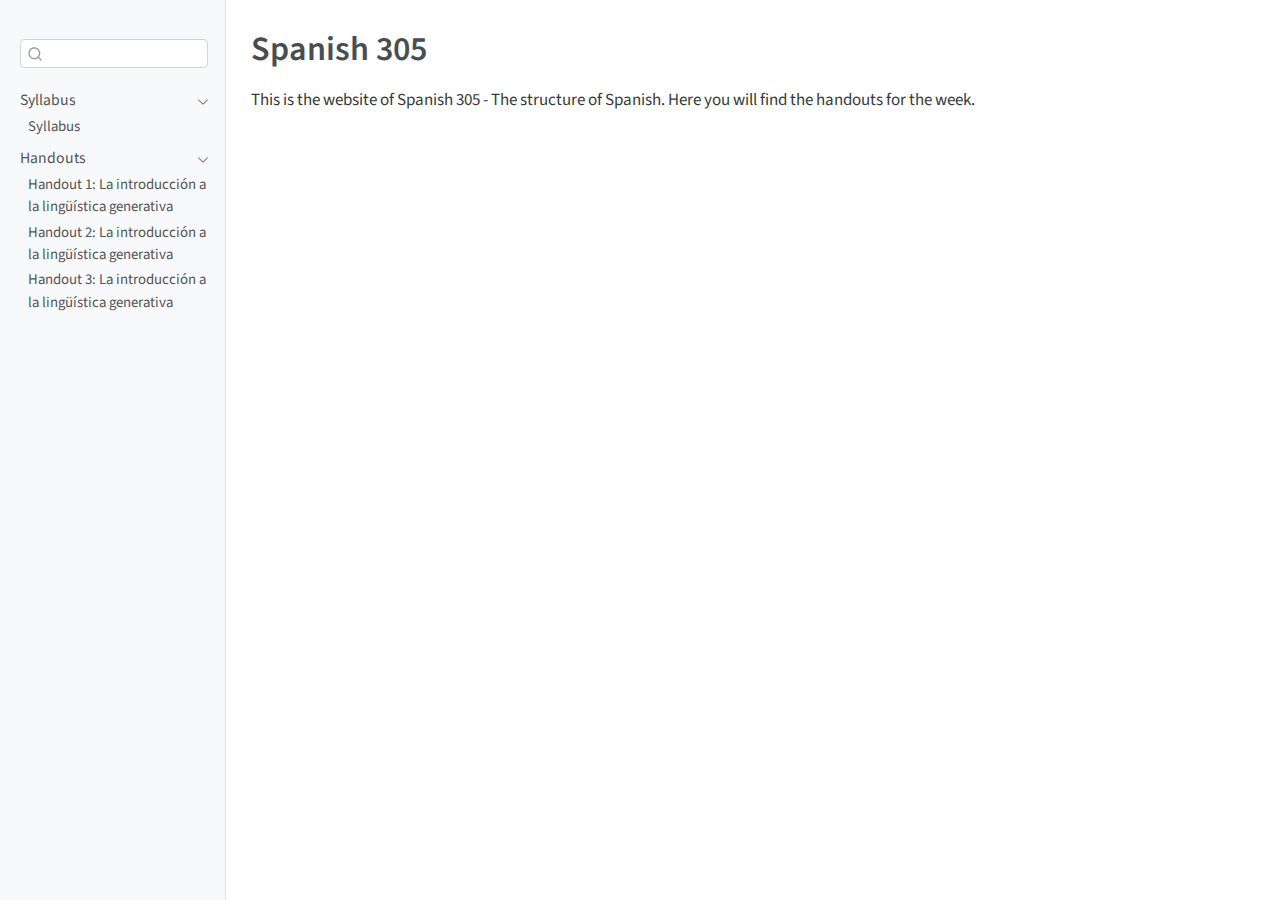
<file: docs/index.html>
<!DOCTYPE html>
<html xmlns="http://www.w3.org/1999/xhtml" lang="en" xml:lang="en"><head>

<meta charset="utf-8">
<meta name="generator" content="quarto-1.3.433">

<meta name="viewport" content="width=device-width, initial-scale=1.0, user-scalable=yes">


<title>Spanish 305</title>
<style>
code{white-space: pre-wrap;}
span.smallcaps{font-variant: small-caps;}
div.columns{display: flex; gap: min(4vw, 1.5em);}
div.column{flex: auto; overflow-x: auto;}
div.hanging-indent{margin-left: 1.5em; text-indent: -1.5em;}
ul.task-list{list-style: none;}
ul.task-list li input[type="checkbox"] {
  width: 0.8em;
  margin: 0 0.8em 0.2em -1em; /* quarto-specific, see https://github.com/quarto-dev/quarto-cli/issues/4556 */ 
  vertical-align: middle;
}
</style>


<script src="site_libs/quarto-nav/quarto-nav.js"></script>
<script src="site_libs/quarto-nav/headroom.min.js"></script>
<script src="site_libs/clipboard/clipboard.min.js"></script>
<script src="site_libs/quarto-search/autocomplete.umd.js"></script>
<script src="site_libs/quarto-search/fuse.min.js"></script>
<script src="site_libs/quarto-search/quarto-search.js"></script>
<meta name="quarto:offset" content="./">
<script src="site_libs/quarto-html/quarto.js"></script>
<script src="site_libs/quarto-html/popper.min.js"></script>
<script src="site_libs/quarto-html/tippy.umd.min.js"></script>
<script src="site_libs/quarto-html/anchor.min.js"></script>
<link href="site_libs/quarto-html/tippy.css" rel="stylesheet">
<link href="site_libs/quarto-html/quarto-syntax-highlighting.css" rel="stylesheet" id="quarto-text-highlighting-styles">
<script src="site_libs/bootstrap/bootstrap.min.js"></script>
<link href="site_libs/bootstrap/bootstrap-icons.css" rel="stylesheet">
<link href="site_libs/bootstrap/bootstrap.min.css" rel="stylesheet" id="quarto-bootstrap" data-mode="light">
<script id="quarto-search-options" type="application/json">{
  "location": "sidebar",
  "copy-button": false,
  "collapse-after": 3,
  "panel-placement": "start",
  "type": "textbox",
  "limit": 20,
  "language": {
    "search-no-results-text": "No results",
    "search-matching-documents-text": "matching documents",
    "search-copy-link-title": "Copy link to search",
    "search-hide-matches-text": "Hide additional matches",
    "search-more-match-text": "more match in this document",
    "search-more-matches-text": "more matches in this document",
    "search-clear-button-title": "Clear",
    "search-detached-cancel-button-title": "Cancel",
    "search-submit-button-title": "Submit",
    "search-label": "Search"
  }
}</script>


<link rel="stylesheet" href="styles.css">
</head>

<body class="nav-sidebar docked">

<div id="quarto-search-results"></div>
  <header id="quarto-header" class="headroom fixed-top">
  <nav class="quarto-secondary-nav">
    <div class="container-fluid d-flex">
      <button type="button" class="quarto-btn-toggle btn" data-bs-toggle="collapse" data-bs-target="#quarto-sidebar,#quarto-sidebar-glass" aria-controls="quarto-sidebar" aria-expanded="false" aria-label="Toggle sidebar navigation" onclick="if (window.quartoToggleHeadroom) { window.quartoToggleHeadroom(); }">
        <i class="bi bi-layout-text-sidebar-reverse"></i>
      </button>
      <nav class="quarto-page-breadcrumbs" aria-label="breadcrumb"><ol class="breadcrumb"><li class="breadcrumb-item">Spanish 305</li></ol></nav>
      <a class="flex-grow-1" role="button" data-bs-toggle="collapse" data-bs-target="#quarto-sidebar,#quarto-sidebar-glass" aria-controls="quarto-sidebar" aria-expanded="false" aria-label="Toggle sidebar navigation" onclick="if (window.quartoToggleHeadroom) { window.quartoToggleHeadroom(); }">      
      </a>
      <button type="button" class="btn quarto-search-button" aria-label="" onclick="window.quartoOpenSearch();">
        <i class="bi bi-search"></i>
      </button>
    </div>
  </nav>
</header>
<!-- content -->
<div id="quarto-content" class="quarto-container page-columns page-rows-contents page-layout-article">
<!-- sidebar -->
  <nav id="quarto-sidebar" class="sidebar collapse collapse-horizontal sidebar-navigation docked overflow-auto">
        <div class="mt-2 flex-shrink-0 align-items-center">
        <div class="sidebar-search">
        <div id="quarto-search" class="" title="Search"></div>
        </div>
        </div>
    <div class="sidebar-menu-container"> 
    <ul class="list-unstyled mt-1">
        <li class="sidebar-item sidebar-item-section">
      <div class="sidebar-item-container"> 
            <a class="sidebar-item-text sidebar-link text-start" data-bs-toggle="collapse" data-bs-target="#quarto-sidebar-section-1" aria-expanded="true">
 <span class="menu-text">Syllabus</span></a>
          <a class="sidebar-item-toggle text-start" data-bs-toggle="collapse" data-bs-target="#quarto-sidebar-section-1" aria-expanded="true" aria-label="Toggle section">
            <i class="bi bi-chevron-right ms-2"></i>
          </a> 
      </div>
      <ul id="quarto-sidebar-section-1" class="collapse list-unstyled sidebar-section depth1 show">  
          <li class="sidebar-item">
  <div class="sidebar-item-container"> 
  <a href="./Syllabus.html" class="sidebar-item-text sidebar-link">
 <span class="menu-text">Syllabus</span></a>
  </div>
</li>
      </ul>
  </li>
        <li class="sidebar-item sidebar-item-section">
      <div class="sidebar-item-container"> 
            <a class="sidebar-item-text sidebar-link text-start" data-bs-toggle="collapse" data-bs-target="#quarto-sidebar-section-2" aria-expanded="true">
 <span class="menu-text">Handouts</span></a>
          <a class="sidebar-item-toggle text-start" data-bs-toggle="collapse" data-bs-target="#quarto-sidebar-section-2" aria-expanded="true" aria-label="Toggle section">
            <i class="bi bi-chevron-right ms-2"></i>
          </a> 
      </div>
      <ul id="quarto-sidebar-section-2" class="collapse list-unstyled sidebar-section depth1 show">  
          <li class="sidebar-item">
  <div class="sidebar-item-container"> 
  <a href="./Handout_1.html" class="sidebar-item-text sidebar-link">
 <span class="menu-text">Handout 1: La introducción a la lingüística generativa</span></a>
  </div>
</li>
          <li class="sidebar-item">
  <div class="sidebar-item-container"> 
  <a href="./Handout_week2.html" class="sidebar-item-text sidebar-link">
 <span class="menu-text">Handout 2: La introducción a la lingüística generativa</span></a>
  </div>
</li>
          <li class="sidebar-item">
  <div class="sidebar-item-container"> 
  <a href="./Handout_3.html" class="sidebar-item-text sidebar-link">
 <span class="menu-text">Handout 3: La introducción a la lingüística generativa</span></a>
  </div>
</li>
      </ul>
  </li>
    </ul>
    </div>
</nav>
<div id="quarto-sidebar-glass" data-bs-toggle="collapse" data-bs-target="#quarto-sidebar,#quarto-sidebar-glass"></div>
<!-- margin-sidebar -->
    <div id="quarto-margin-sidebar" class="sidebar margin-sidebar">
        
    </div>
<!-- main -->
<main class="content" id="quarto-document-content">

<header id="title-block-header" class="quarto-title-block default">
<div class="quarto-title">
<h1 class="title">Spanish 305</h1>
</div>



<div class="quarto-title-meta">

    
  
    
  </div>
  

</header>

<p>This is the website of Spanish 305 - The structure of Spanish. Here you will find the handouts for the week.</p>



</main> <!-- /main -->
<script id="quarto-html-after-body" type="application/javascript">
window.document.addEventListener("DOMContentLoaded", function (event) {
  const toggleBodyColorMode = (bsSheetEl) => {
    const mode = bsSheetEl.getAttribute("data-mode");
    const bodyEl = window.document.querySelector("body");
    if (mode === "dark") {
      bodyEl.classList.add("quarto-dark");
      bodyEl.classList.remove("quarto-light");
    } else {
      bodyEl.classList.add("quarto-light");
      bodyEl.classList.remove("quarto-dark");
    }
  }
  const toggleBodyColorPrimary = () => {
    const bsSheetEl = window.document.querySelector("link#quarto-bootstrap");
    if (bsSheetEl) {
      toggleBodyColorMode(bsSheetEl);
    }
  }
  toggleBodyColorPrimary();  
  const icon = "";
  const anchorJS = new window.AnchorJS();
  anchorJS.options = {
    placement: 'right',
    icon: icon
  };
  anchorJS.add('.anchored');
  const isCodeAnnotation = (el) => {
    for (const clz of el.classList) {
      if (clz.startsWith('code-annotation-')) {                     
        return true;
      }
    }
    return false;
  }
  const clipboard = new window.ClipboardJS('.code-copy-button', {
    text: function(trigger) {
      const codeEl = trigger.previousElementSibling.cloneNode(true);
      for (const childEl of codeEl.children) {
        if (isCodeAnnotation(childEl)) {
          childEl.remove();
        }
      }
      return codeEl.innerText;
    }
  });
  clipboard.on('success', function(e) {
    // button target
    const button = e.trigger;
    // don't keep focus
    button.blur();
    // flash "checked"
    button.classList.add('code-copy-button-checked');
    var currentTitle = button.getAttribute("title");
    button.setAttribute("title", "Copied!");
    let tooltip;
    if (window.bootstrap) {
      button.setAttribute("data-bs-toggle", "tooltip");
      button.setAttribute("data-bs-placement", "left");
      button.setAttribute("data-bs-title", "Copied!");
      tooltip = new bootstrap.Tooltip(button, 
        { trigger: "manual", 
          customClass: "code-copy-button-tooltip",
          offset: [0, -8]});
      tooltip.show();    
    }
    setTimeout(function() {
      if (tooltip) {
        tooltip.hide();
        button.removeAttribute("data-bs-title");
        button.removeAttribute("data-bs-toggle");
        button.removeAttribute("data-bs-placement");
      }
      button.setAttribute("title", currentTitle);
      button.classList.remove('code-copy-button-checked');
    }, 1000);
    // clear code selection
    e.clearSelection();
  });
  function tippyHover(el, contentFn) {
    const config = {
      allowHTML: true,
      content: contentFn,
      maxWidth: 500,
      delay: 100,
      arrow: false,
      appendTo: function(el) {
          return el.parentElement;
      },
      interactive: true,
      interactiveBorder: 10,
      theme: 'quarto',
      placement: 'bottom-start'
    };
    window.tippy(el, config); 
  }
  const noterefs = window.document.querySelectorAll('a[role="doc-noteref"]');
  for (var i=0; i<noterefs.length; i++) {
    const ref = noterefs[i];
    tippyHover(ref, function() {
      // use id or data attribute instead here
      let href = ref.getAttribute('data-footnote-href') || ref.getAttribute('href');
      try { href = new URL(href).hash; } catch {}
      const id = href.replace(/^#\/?/, "");
      const note = window.document.getElementById(id);
      return note.innerHTML;
    });
  }
      let selectedAnnoteEl;
      const selectorForAnnotation = ( cell, annotation) => {
        let cellAttr = 'data-code-cell="' + cell + '"';
        let lineAttr = 'data-code-annotation="' +  annotation + '"';
        const selector = 'span[' + cellAttr + '][' + lineAttr + ']';
        return selector;
      }
      const selectCodeLines = (annoteEl) => {
        const doc = window.document;
        const targetCell = annoteEl.getAttribute("data-target-cell");
        const targetAnnotation = annoteEl.getAttribute("data-target-annotation");
        const annoteSpan = window.document.querySelector(selectorForAnnotation(targetCell, targetAnnotation));
        const lines = annoteSpan.getAttribute("data-code-lines").split(",");
        const lineIds = lines.map((line) => {
          return targetCell + "-" + line;
        })
        let top = null;
        let height = null;
        let parent = null;
        if (lineIds.length > 0) {
            //compute the position of the single el (top and bottom and make a div)
            const el = window.document.getElementById(lineIds[0]);
            top = el.offsetTop;
            height = el.offsetHeight;
            parent = el.parentElement.parentElement;
          if (lineIds.length > 1) {
            const lastEl = window.document.getElementById(lineIds[lineIds.length - 1]);
            const bottom = lastEl.offsetTop + lastEl.offsetHeight;
            height = bottom - top;
          }
          if (top !== null && height !== null && parent !== null) {
            // cook up a div (if necessary) and position it 
            let div = window.document.getElementById("code-annotation-line-highlight");
            if (div === null) {
              div = window.document.createElement("div");
              div.setAttribute("id", "code-annotation-line-highlight");
              div.style.position = 'absolute';
              parent.appendChild(div);
            }
            div.style.top = top - 2 + "px";
            div.style.height = height + 4 + "px";
            let gutterDiv = window.document.getElementById("code-annotation-line-highlight-gutter");
            if (gutterDiv === null) {
              gutterDiv = window.document.createElement("div");
              gutterDiv.setAttribute("id", "code-annotation-line-highlight-gutter");
              gutterDiv.style.position = 'absolute';
              const codeCell = window.document.getElementById(targetCell);
              const gutter = codeCell.querySelector('.code-annotation-gutter');
              gutter.appendChild(gutterDiv);
            }
            gutterDiv.style.top = top - 2 + "px";
            gutterDiv.style.height = height + 4 + "px";
          }
          selectedAnnoteEl = annoteEl;
        }
      };
      const unselectCodeLines = () => {
        const elementsIds = ["code-annotation-line-highlight", "code-annotation-line-highlight-gutter"];
        elementsIds.forEach((elId) => {
          const div = window.document.getElementById(elId);
          if (div) {
            div.remove();
          }
        });
        selectedAnnoteEl = undefined;
      };
      // Attach click handler to the DT
      const annoteDls = window.document.querySelectorAll('dt[data-target-cell]');
      for (const annoteDlNode of annoteDls) {
        annoteDlNode.addEventListener('click', (event) => {
          const clickedEl = event.target;
          if (clickedEl !== selectedAnnoteEl) {
            unselectCodeLines();
            const activeEl = window.document.querySelector('dt[data-target-cell].code-annotation-active');
            if (activeEl) {
              activeEl.classList.remove('code-annotation-active');
            }
            selectCodeLines(clickedEl);
            clickedEl.classList.add('code-annotation-active');
          } else {
            // Unselect the line
            unselectCodeLines();
            clickedEl.classList.remove('code-annotation-active');
          }
        });
      }
  const findCites = (el) => {
    const parentEl = el.parentElement;
    if (parentEl) {
      const cites = parentEl.dataset.cites;
      if (cites) {
        return {
          el,
          cites: cites.split(' ')
        };
      } else {
        return findCites(el.parentElement)
      }
    } else {
      return undefined;
    }
  };
  var bibliorefs = window.document.querySelectorAll('a[role="doc-biblioref"]');
  for (var i=0; i<bibliorefs.length; i++) {
    const ref = bibliorefs[i];
    const citeInfo = findCites(ref);
    if (citeInfo) {
      tippyHover(citeInfo.el, function() {
        var popup = window.document.createElement('div');
        citeInfo.cites.forEach(function(cite) {
          var citeDiv = window.document.createElement('div');
          citeDiv.classList.add('hanging-indent');
          citeDiv.classList.add('csl-entry');
          var biblioDiv = window.document.getElementById('ref-' + cite);
          if (biblioDiv) {
            citeDiv.innerHTML = biblioDiv.innerHTML;
          }
          popup.appendChild(citeDiv);
        });
        return popup.innerHTML;
      });
    }
  }
});
</script>
</div> <!-- /content -->



</body></html>
</file>
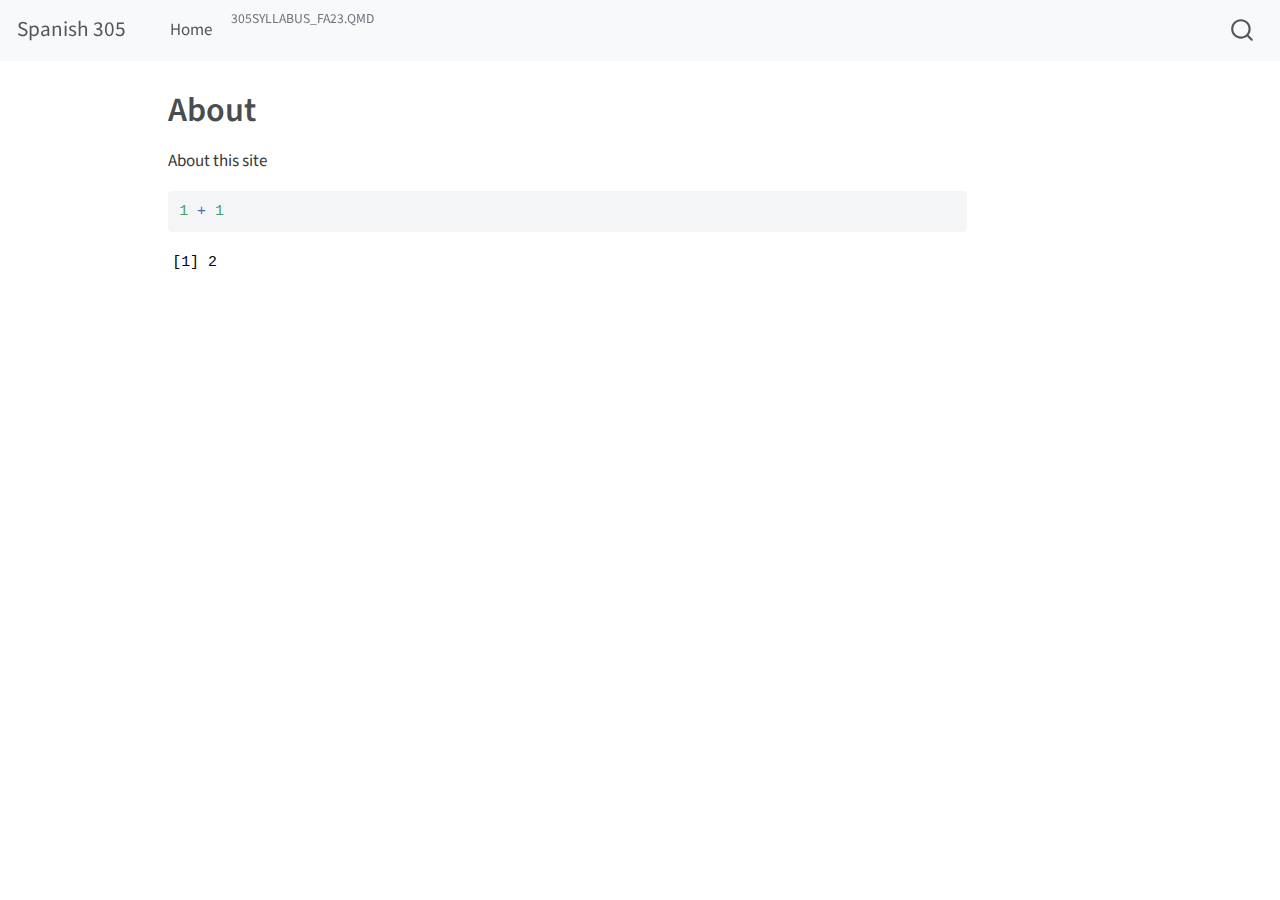
<file: docs/about.html>
<!DOCTYPE html>
<html xmlns="http://www.w3.org/1999/xhtml" lang="en" xml:lang="en"><head>

<meta charset="utf-8">
<meta name="generator" content="quarto-1.3.433">

<meta name="viewport" content="width=device-width, initial-scale=1.0, user-scalable=yes">


<title>Spanish 305 - About</title>
<style>
code{white-space: pre-wrap;}
span.smallcaps{font-variant: small-caps;}
div.columns{display: flex; gap: min(4vw, 1.5em);}
div.column{flex: auto; overflow-x: auto;}
div.hanging-indent{margin-left: 1.5em; text-indent: -1.5em;}
ul.task-list{list-style: none;}
ul.task-list li input[type="checkbox"] {
  width: 0.8em;
  margin: 0 0.8em 0.2em -1em; /* quarto-specific, see https://github.com/quarto-dev/quarto-cli/issues/4556 */ 
  vertical-align: middle;
}
/* CSS for syntax highlighting */
pre > code.sourceCode { white-space: pre; position: relative; }
pre > code.sourceCode > span { display: inline-block; line-height: 1.25; }
pre > code.sourceCode > span:empty { height: 1.2em; }
.sourceCode { overflow: visible; }
code.sourceCode > span { color: inherit; text-decoration: inherit; }
div.sourceCode { margin: 1em 0; }
pre.sourceCode { margin: 0; }
@media screen {
div.sourceCode { overflow: auto; }
}
@media print {
pre > code.sourceCode { white-space: pre-wrap; }
pre > code.sourceCode > span { text-indent: -5em; padding-left: 5em; }
}
pre.numberSource code
  { counter-reset: source-line 0; }
pre.numberSource code > span
  { position: relative; left: -4em; counter-increment: source-line; }
pre.numberSource code > span > a:first-child::before
  { content: counter(source-line);
    position: relative; left: -1em; text-align: right; vertical-align: baseline;
    border: none; display: inline-block;
    -webkit-touch-callout: none; -webkit-user-select: none;
    -khtml-user-select: none; -moz-user-select: none;
    -ms-user-select: none; user-select: none;
    padding: 0 4px; width: 4em;
  }
pre.numberSource { margin-left: 3em;  padding-left: 4px; }
div.sourceCode
  {   }
@media screen {
pre > code.sourceCode > span > a:first-child::before { text-decoration: underline; }
}
</style>


<script src="site_libs/quarto-nav/quarto-nav.js"></script>
<script src="site_libs/quarto-nav/headroom.min.js"></script>
<script src="site_libs/clipboard/clipboard.min.js"></script>
<script src="site_libs/quarto-search/autocomplete.umd.js"></script>
<script src="site_libs/quarto-search/fuse.min.js"></script>
<script src="site_libs/quarto-search/quarto-search.js"></script>
<meta name="quarto:offset" content="./">
<script src="site_libs/quarto-html/quarto.js"></script>
<script src="site_libs/quarto-html/popper.min.js"></script>
<script src="site_libs/quarto-html/tippy.umd.min.js"></script>
<script src="site_libs/quarto-html/anchor.min.js"></script>
<link href="site_libs/quarto-html/tippy.css" rel="stylesheet">
<link href="site_libs/quarto-html/quarto-syntax-highlighting.css" rel="stylesheet" id="quarto-text-highlighting-styles">
<script src="site_libs/bootstrap/bootstrap.min.js"></script>
<link href="site_libs/bootstrap/bootstrap-icons.css" rel="stylesheet">
<link href="site_libs/bootstrap/bootstrap.min.css" rel="stylesheet" id="quarto-bootstrap" data-mode="light">
<script id="quarto-search-options" type="application/json">{
  "location": "navbar",
  "copy-button": false,
  "collapse-after": 3,
  "panel-placement": "end",
  "type": "overlay",
  "limit": 20,
  "language": {
    "search-no-results-text": "No results",
    "search-matching-documents-text": "matching documents",
    "search-copy-link-title": "Copy link to search",
    "search-hide-matches-text": "Hide additional matches",
    "search-more-match-text": "more match in this document",
    "search-more-matches-text": "more matches in this document",
    "search-clear-button-title": "Clear",
    "search-detached-cancel-button-title": "Cancel",
    "search-submit-button-title": "Submit",
    "search-label": "Search"
  }
}</script>


<link rel="stylesheet" href="styles.css">
</head>

<body class="nav-fixed">

<div id="quarto-search-results"></div>
  <header id="quarto-header" class="headroom fixed-top">
    <nav class="navbar navbar-expand-lg navbar-dark ">
      <div class="navbar-container container-fluid">
      <div class="navbar-brand-container">
    <a class="navbar-brand" href="./index.html">
    <span class="navbar-title">Spanish 305</span>
    </a>
  </div>
            <div id="quarto-search" class="" title="Search"></div>
          <button class="navbar-toggler" type="button" data-bs-toggle="collapse" data-bs-target="#navbarCollapse" aria-controls="navbarCollapse" aria-expanded="false" aria-label="Toggle navigation" onclick="if (window.quartoToggleHeadroom) { window.quartoToggleHeadroom(); }">
  <span class="navbar-toggler-icon"></span>
</button>
          <div class="collapse navbar-collapse" id="navbarCollapse">
            <ul class="navbar-nav navbar-nav-scroll me-auto">
  <li class="nav-item">
    <a class="nav-link" href="./index.html" rel="" target="">
 <span class="menu-text">Home</span></a>
  </li>  
  <li class="dropdown-header">
 <span class="menu-text">305Syllabus_FA23.qmd</span></li>
</ul>
            <div class="quarto-navbar-tools ms-auto">
</div>
          </div> <!-- /navcollapse -->
      </div> <!-- /container-fluid -->
    </nav>
</header>
<!-- content -->
<div id="quarto-content" class="quarto-container page-columns page-rows-contents page-layout-article page-navbar">
<!-- sidebar -->
<!-- margin-sidebar -->
    <div id="quarto-margin-sidebar" class="sidebar margin-sidebar">
        
    </div>
<!-- main -->
<main class="content" id="quarto-document-content">

<header id="title-block-header" class="quarto-title-block default">
<div class="quarto-title">
<h1 class="title">About</h1>
</div>



<div class="quarto-title-meta">

    
  
    
  </div>
  

</header>

<p>About this site</p>
<div class="cell">
<div class="sourceCode cell-code" id="cb1"><pre class="sourceCode r code-with-copy"><code class="sourceCode r"><span id="cb1-1"><a href="#cb1-1" aria-hidden="true" tabindex="-1"></a><span class="dv">1</span> <span class="sc">+</span> <span class="dv">1</span></span></code><button title="Copy to Clipboard" class="code-copy-button"><i class="bi"></i></button></pre></div>
<div class="cell-output cell-output-stdout">
<pre><code>[1] 2</code></pre>
</div>
</div>



</main> <!-- /main -->
<script id="quarto-html-after-body" type="application/javascript">
window.document.addEventListener("DOMContentLoaded", function (event) {
  const toggleBodyColorMode = (bsSheetEl) => {
    const mode = bsSheetEl.getAttribute("data-mode");
    const bodyEl = window.document.querySelector("body");
    if (mode === "dark") {
      bodyEl.classList.add("quarto-dark");
      bodyEl.classList.remove("quarto-light");
    } else {
      bodyEl.classList.add("quarto-light");
      bodyEl.classList.remove("quarto-dark");
    }
  }
  const toggleBodyColorPrimary = () => {
    const bsSheetEl = window.document.querySelector("link#quarto-bootstrap");
    if (bsSheetEl) {
      toggleBodyColorMode(bsSheetEl);
    }
  }
  toggleBodyColorPrimary();  
  const icon = "";
  const anchorJS = new window.AnchorJS();
  anchorJS.options = {
    placement: 'right',
    icon: icon
  };
  anchorJS.add('.anchored');
  const isCodeAnnotation = (el) => {
    for (const clz of el.classList) {
      if (clz.startsWith('code-annotation-')) {                     
        return true;
      }
    }
    return false;
  }
  const clipboard = new window.ClipboardJS('.code-copy-button', {
    text: function(trigger) {
      const codeEl = trigger.previousElementSibling.cloneNode(true);
      for (const childEl of codeEl.children) {
        if (isCodeAnnotation(childEl)) {
          childEl.remove();
        }
      }
      return codeEl.innerText;
    }
  });
  clipboard.on('success', function(e) {
    // button target
    const button = e.trigger;
    // don't keep focus
    button.blur();
    // flash "checked"
    button.classList.add('code-copy-button-checked');
    var currentTitle = button.getAttribute("title");
    button.setAttribute("title", "Copied!");
    let tooltip;
    if (window.bootstrap) {
      button.setAttribute("data-bs-toggle", "tooltip");
      button.setAttribute("data-bs-placement", "left");
      button.setAttribute("data-bs-title", "Copied!");
      tooltip = new bootstrap.Tooltip(button, 
        { trigger: "manual", 
          customClass: "code-copy-button-tooltip",
          offset: [0, -8]});
      tooltip.show();    
    }
    setTimeout(function() {
      if (tooltip) {
        tooltip.hide();
        button.removeAttribute("data-bs-title");
        button.removeAttribute("data-bs-toggle");
        button.removeAttribute("data-bs-placement");
      }
      button.setAttribute("title", currentTitle);
      button.classList.remove('code-copy-button-checked');
    }, 1000);
    // clear code selection
    e.clearSelection();
  });
  function tippyHover(el, contentFn) {
    const config = {
      allowHTML: true,
      content: contentFn,
      maxWidth: 500,
      delay: 100,
      arrow: false,
      appendTo: function(el) {
          return el.parentElement;
      },
      interactive: true,
      interactiveBorder: 10,
      theme: 'quarto',
      placement: 'bottom-start'
    };
    window.tippy(el, config); 
  }
  const noterefs = window.document.querySelectorAll('a[role="doc-noteref"]');
  for (var i=0; i<noterefs.length; i++) {
    const ref = noterefs[i];
    tippyHover(ref, function() {
      // use id or data attribute instead here
      let href = ref.getAttribute('data-footnote-href') || ref.getAttribute('href');
      try { href = new URL(href).hash; } catch {}
      const id = href.replace(/^#\/?/, "");
      const note = window.document.getElementById(id);
      return note.innerHTML;
    });
  }
      let selectedAnnoteEl;
      const selectorForAnnotation = ( cell, annotation) => {
        let cellAttr = 'data-code-cell="' + cell + '"';
        let lineAttr = 'data-code-annotation="' +  annotation + '"';
        const selector = 'span[' + cellAttr + '][' + lineAttr + ']';
        return selector;
      }
      const selectCodeLines = (annoteEl) => {
        const doc = window.document;
        const targetCell = annoteEl.getAttribute("data-target-cell");
        const targetAnnotation = annoteEl.getAttribute("data-target-annotation");
        const annoteSpan = window.document.querySelector(selectorForAnnotation(targetCell, targetAnnotation));
        const lines = annoteSpan.getAttribute("data-code-lines").split(",");
        const lineIds = lines.map((line) => {
          return targetCell + "-" + line;
        })
        let top = null;
        let height = null;
        let parent = null;
        if (lineIds.length > 0) {
            //compute the position of the single el (top and bottom and make a div)
            const el = window.document.getElementById(lineIds[0]);
            top = el.offsetTop;
            height = el.offsetHeight;
            parent = el.parentElement.parentElement;
          if (lineIds.length > 1) {
            const lastEl = window.document.getElementById(lineIds[lineIds.length - 1]);
            const bottom = lastEl.offsetTop + lastEl.offsetHeight;
            height = bottom - top;
          }
          if (top !== null && height !== null && parent !== null) {
            // cook up a div (if necessary) and position it 
            let div = window.document.getElementById("code-annotation-line-highlight");
            if (div === null) {
              div = window.document.createElement("div");
              div.setAttribute("id", "code-annotation-line-highlight");
              div.style.position = 'absolute';
              parent.appendChild(div);
            }
            div.style.top = top - 2 + "px";
            div.style.height = height + 4 + "px";
            let gutterDiv = window.document.getElementById("code-annotation-line-highlight-gutter");
            if (gutterDiv === null) {
              gutterDiv = window.document.createElement("div");
              gutterDiv.setAttribute("id", "code-annotation-line-highlight-gutter");
              gutterDiv.style.position = 'absolute';
              const codeCell = window.document.getElementById(targetCell);
              const gutter = codeCell.querySelector('.code-annotation-gutter');
              gutter.appendChild(gutterDiv);
            }
            gutterDiv.style.top = top - 2 + "px";
            gutterDiv.style.height = height + 4 + "px";
          }
          selectedAnnoteEl = annoteEl;
        }
      };
      const unselectCodeLines = () => {
        const elementsIds = ["code-annotation-line-highlight", "code-annotation-line-highlight-gutter"];
        elementsIds.forEach((elId) => {
          const div = window.document.getElementById(elId);
          if (div) {
            div.remove();
          }
        });
        selectedAnnoteEl = undefined;
      };
      // Attach click handler to the DT
      const annoteDls = window.document.querySelectorAll('dt[data-target-cell]');
      for (const annoteDlNode of annoteDls) {
        annoteDlNode.addEventListener('click', (event) => {
          const clickedEl = event.target;
          if (clickedEl !== selectedAnnoteEl) {
            unselectCodeLines();
            const activeEl = window.document.querySelector('dt[data-target-cell].code-annotation-active');
            if (activeEl) {
              activeEl.classList.remove('code-annotation-active');
            }
            selectCodeLines(clickedEl);
            clickedEl.classList.add('code-annotation-active');
          } else {
            // Unselect the line
            unselectCodeLines();
            clickedEl.classList.remove('code-annotation-active');
          }
        });
      }
  const findCites = (el) => {
    const parentEl = el.parentElement;
    if (parentEl) {
      const cites = parentEl.dataset.cites;
      if (cites) {
        return {
          el,
          cites: cites.split(' ')
        };
      } else {
        return findCites(el.parentElement)
      }
    } else {
      return undefined;
    }
  };
  var bibliorefs = window.document.querySelectorAll('a[role="doc-biblioref"]');
  for (var i=0; i<bibliorefs.length; i++) {
    const ref = bibliorefs[i];
    const citeInfo = findCites(ref);
    if (citeInfo) {
      tippyHover(citeInfo.el, function() {
        var popup = window.document.createElement('div');
        citeInfo.cites.forEach(function(cite) {
          var citeDiv = window.document.createElement('div');
          citeDiv.classList.add('hanging-indent');
          citeDiv.classList.add('csl-entry');
          var biblioDiv = window.document.getElementById('ref-' + cite);
          if (biblioDiv) {
            citeDiv.innerHTML = biblioDiv.innerHTML;
          }
          popup.appendChild(citeDiv);
        });
        return popup.innerHTML;
      });
    }
  }
});
</script>
</div> <!-- /content -->



</body></html>
</file>
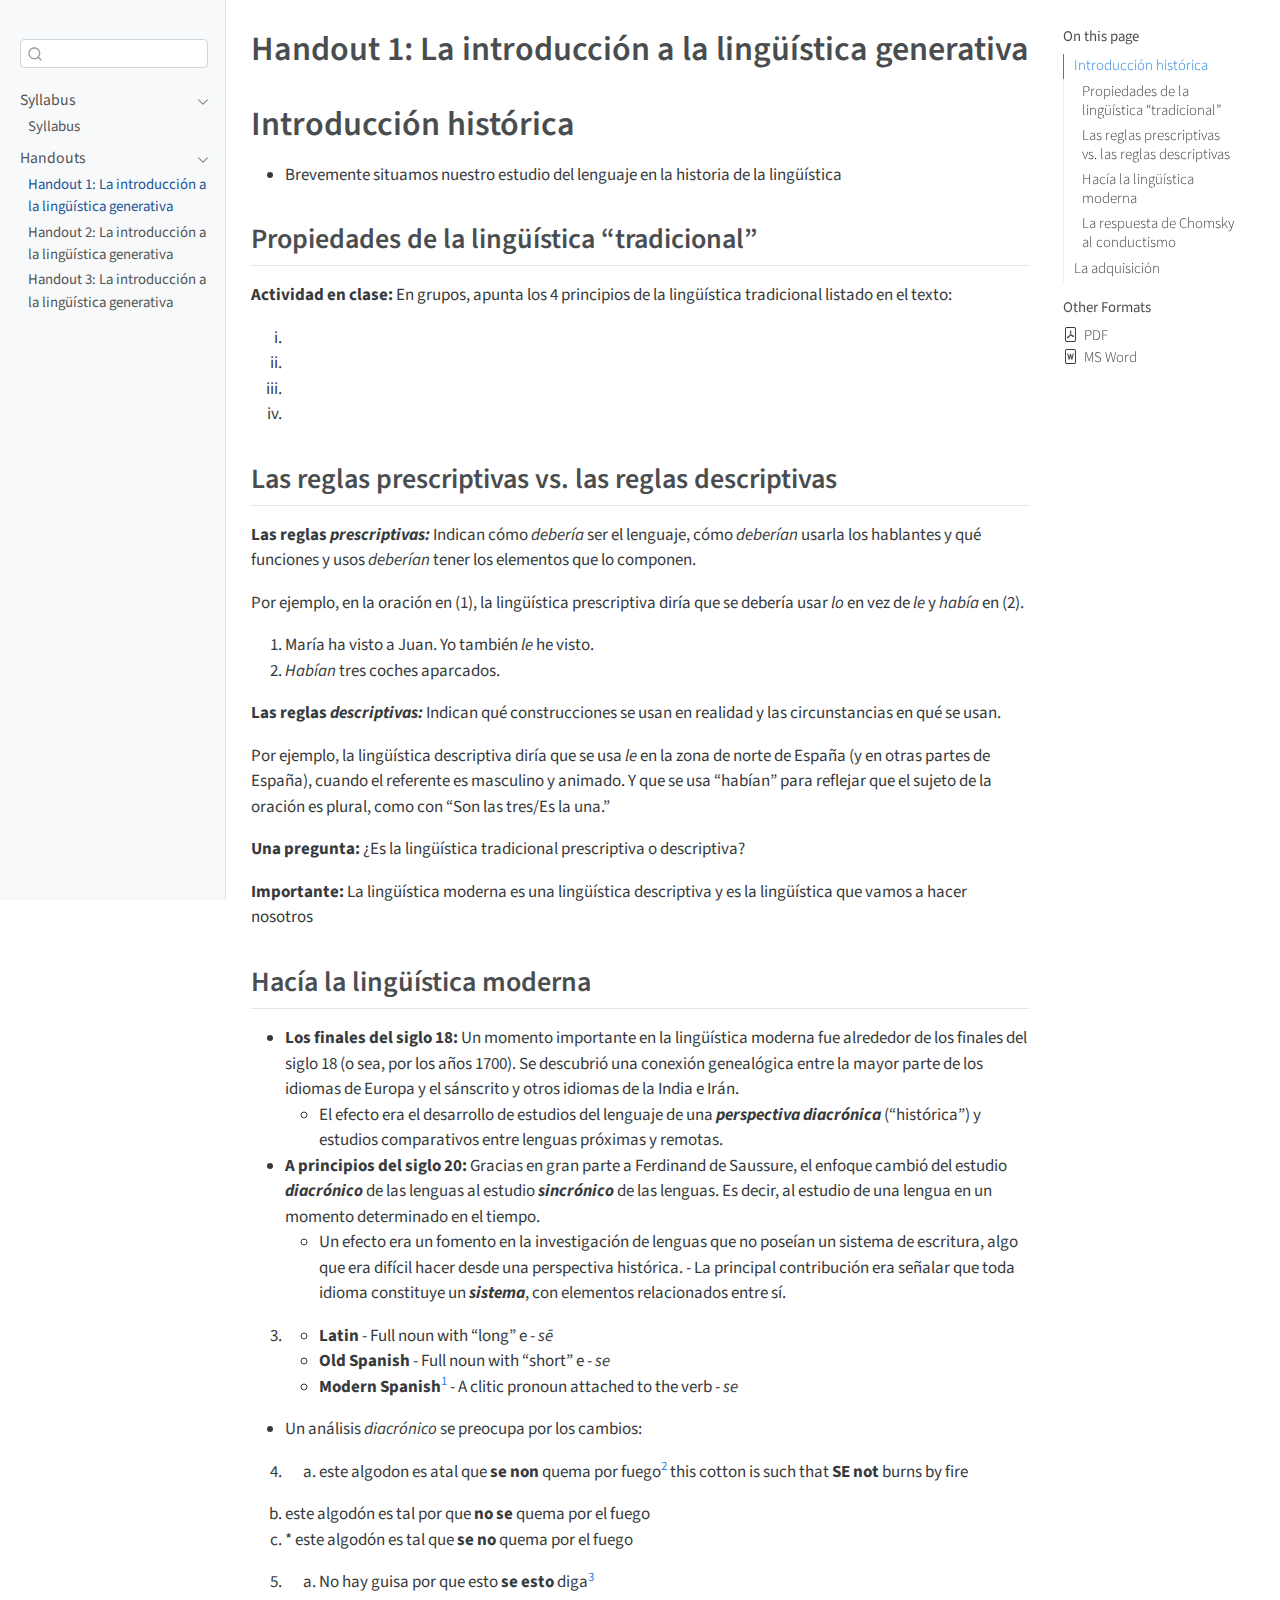
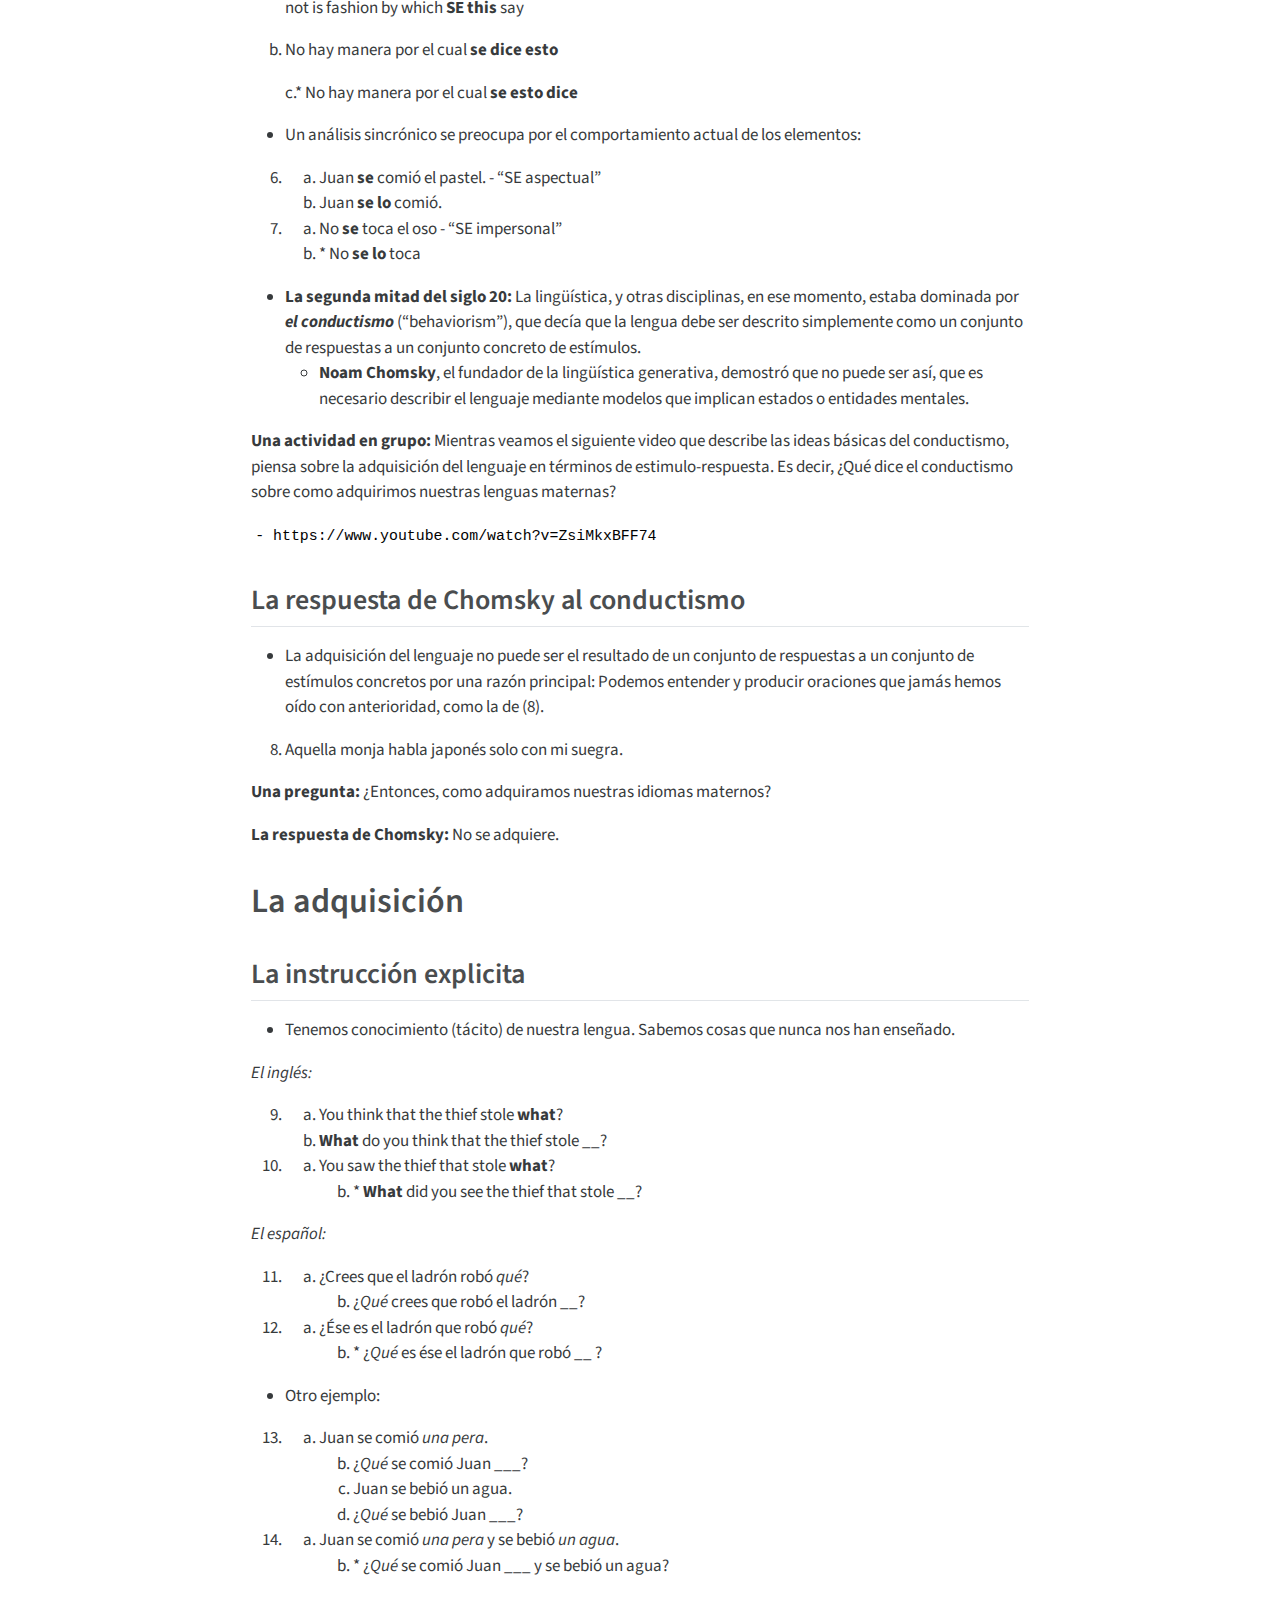
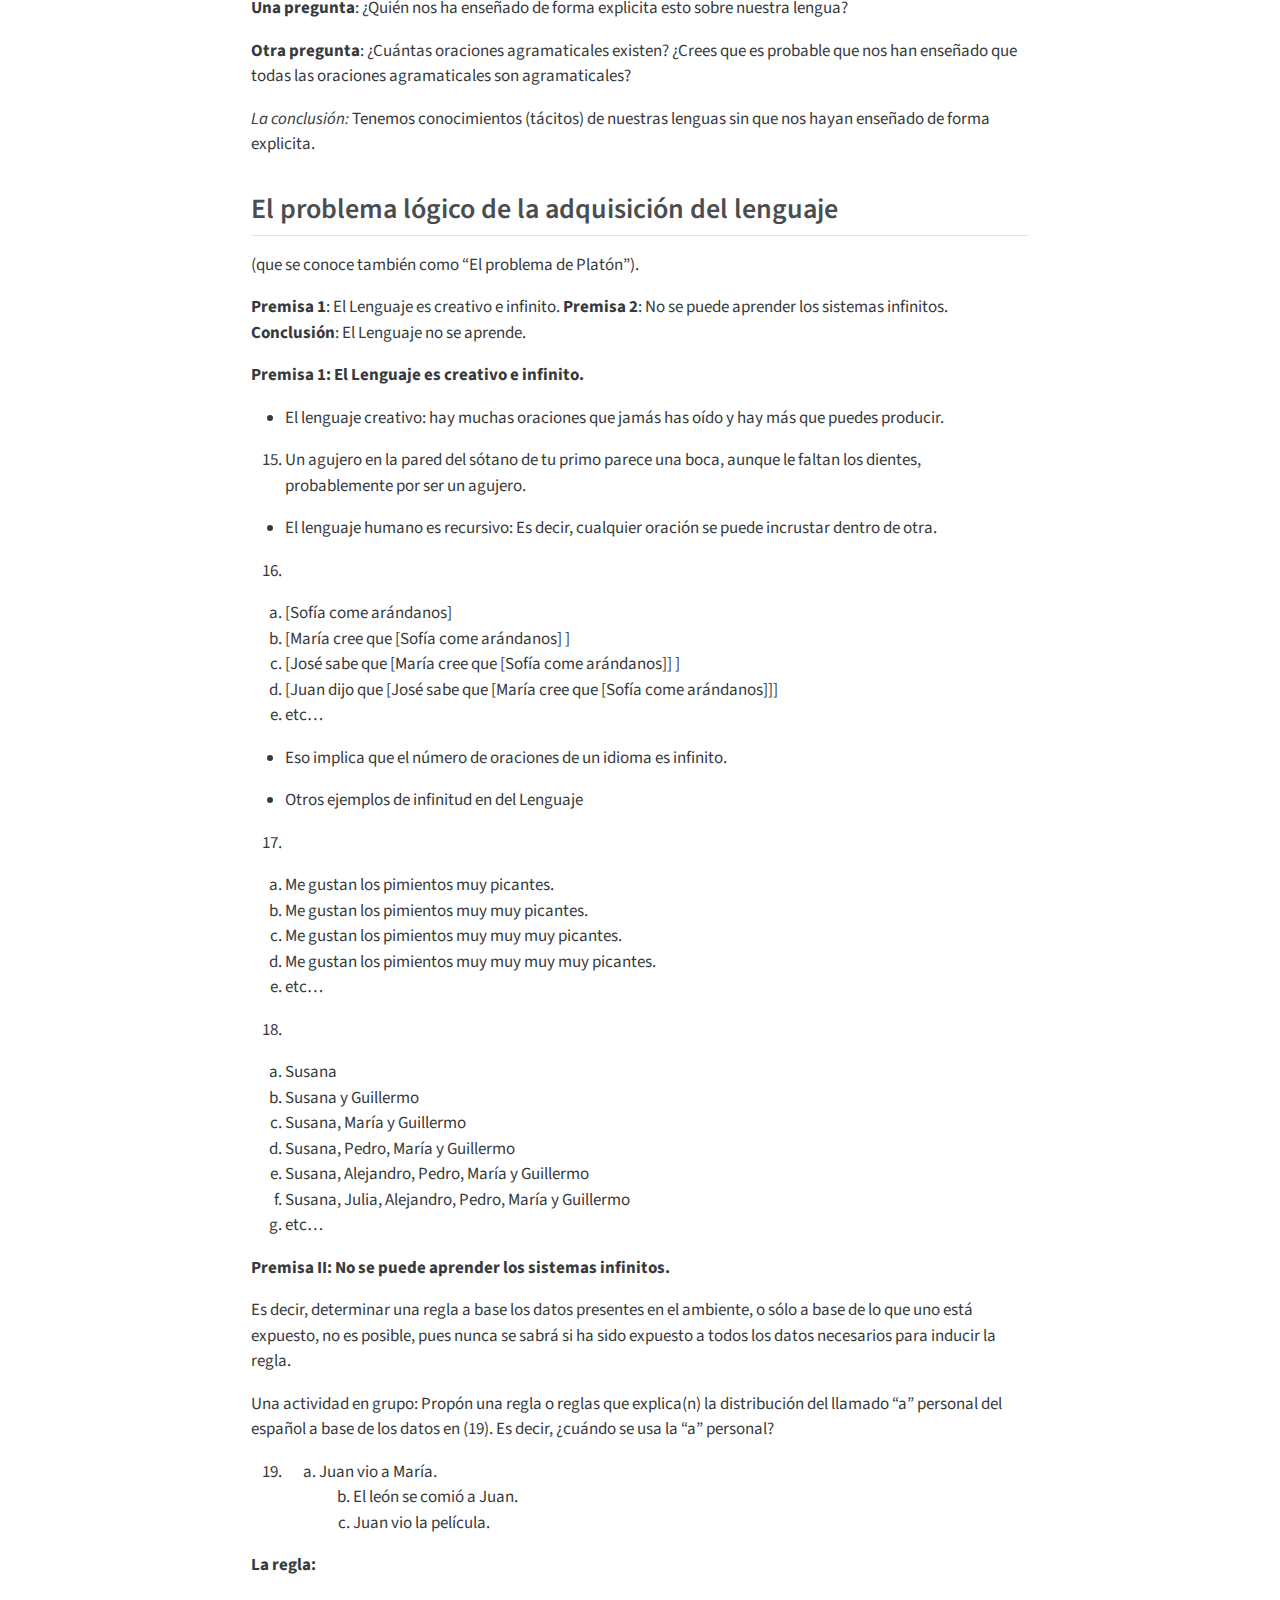
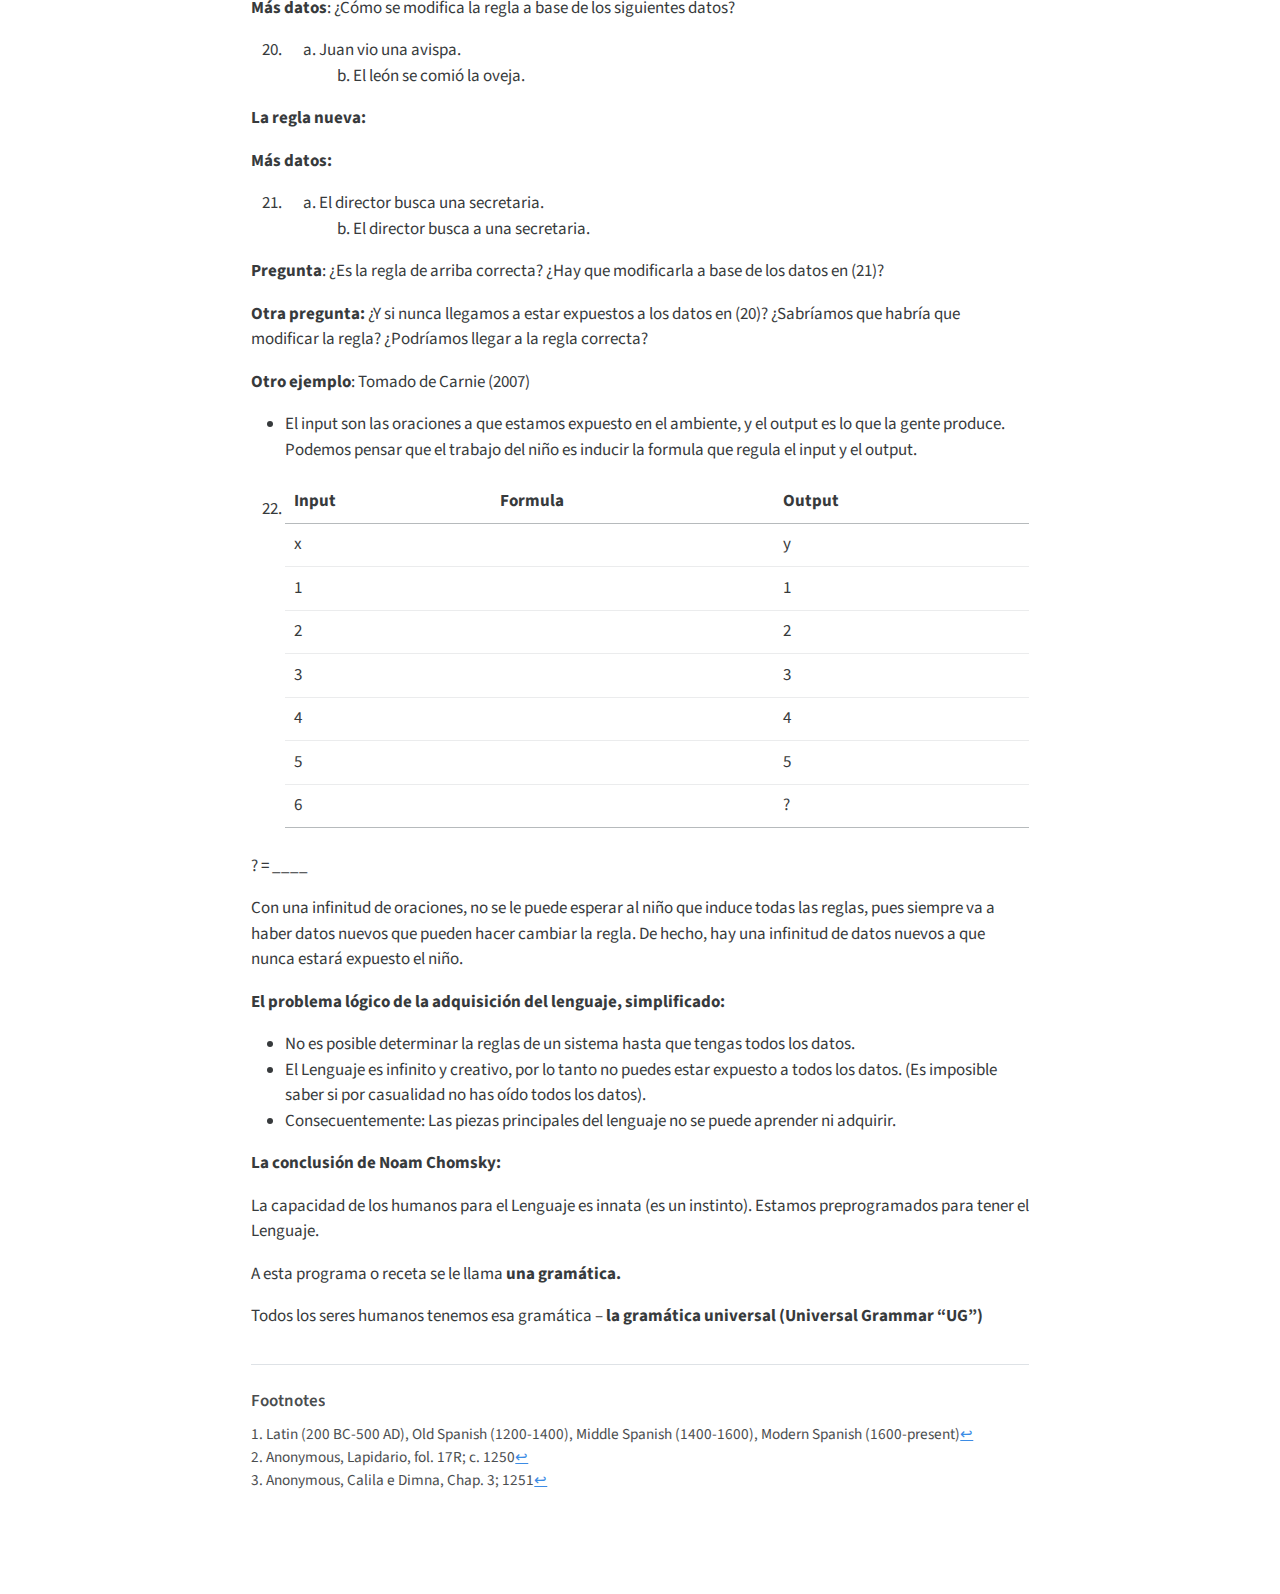
<file: docs/Handout_1.html>
<!DOCTYPE html>
<html xmlns="http://www.w3.org/1999/xhtml" lang="en" xml:lang="en"><head>

<meta charset="utf-8">
<meta name="generator" content="quarto-1.3.433">

<meta name="viewport" content="width=device-width, initial-scale=1.0, user-scalable=yes">


<title>Handout 1: La introducción a la lingüística generativa</title>
<style>
code{white-space: pre-wrap;}
span.smallcaps{font-variant: small-caps;}
div.columns{display: flex; gap: min(4vw, 1.5em);}
div.column{flex: auto; overflow-x: auto;}
div.hanging-indent{margin-left: 1.5em; text-indent: -1.5em;}
ul.task-list{list-style: none;}
ul.task-list li input[type="checkbox"] {
  width: 0.8em;
  margin: 0 0.8em 0.2em -1em; /* quarto-specific, see https://github.com/quarto-dev/quarto-cli/issues/4556 */ 
  vertical-align: middle;
}
</style>


<script src="site_libs/quarto-nav/quarto-nav.js"></script>
<script src="site_libs/quarto-nav/headroom.min.js"></script>
<script src="site_libs/clipboard/clipboard.min.js"></script>
<script src="site_libs/quarto-search/autocomplete.umd.js"></script>
<script src="site_libs/quarto-search/fuse.min.js"></script>
<script src="site_libs/quarto-search/quarto-search.js"></script>
<meta name="quarto:offset" content="./">
<script src="site_libs/quarto-html/quarto.js"></script>
<script src="site_libs/quarto-html/popper.min.js"></script>
<script src="site_libs/quarto-html/tippy.umd.min.js"></script>
<script src="site_libs/quarto-html/anchor.min.js"></script>
<link href="site_libs/quarto-html/tippy.css" rel="stylesheet">
<link href="site_libs/quarto-html/quarto-syntax-highlighting.css" rel="stylesheet" id="quarto-text-highlighting-styles">
<script src="site_libs/bootstrap/bootstrap.min.js"></script>
<link href="site_libs/bootstrap/bootstrap-icons.css" rel="stylesheet">
<link href="site_libs/bootstrap/bootstrap.min.css" rel="stylesheet" id="quarto-bootstrap" data-mode="light">
<script id="quarto-search-options" type="application/json">{
  "location": "sidebar",
  "copy-button": false,
  "collapse-after": 3,
  "panel-placement": "start",
  "type": "textbox",
  "limit": 20,
  "language": {
    "search-no-results-text": "No results",
    "search-matching-documents-text": "matching documents",
    "search-copy-link-title": "Copy link to search",
    "search-hide-matches-text": "Hide additional matches",
    "search-more-match-text": "more match in this document",
    "search-more-matches-text": "more matches in this document",
    "search-clear-button-title": "Clear",
    "search-detached-cancel-button-title": "Cancel",
    "search-submit-button-title": "Submit",
    "search-label": "Search"
  }
}</script>


<link rel="stylesheet" href="styles.css">
</head>

<body class="nav-sidebar docked">

<div id="quarto-search-results"></div>
  <header id="quarto-header" class="headroom fixed-top">
  <nav class="quarto-secondary-nav">
    <div class="container-fluid d-flex">
      <button type="button" class="quarto-btn-toggle btn" data-bs-toggle="collapse" data-bs-target="#quarto-sidebar,#quarto-sidebar-glass" aria-controls="quarto-sidebar" aria-expanded="false" aria-label="Toggle sidebar navigation" onclick="if (window.quartoToggleHeadroom) { window.quartoToggleHeadroom(); }">
        <i class="bi bi-layout-text-sidebar-reverse"></i>
      </button>
      <nav class="quarto-page-breadcrumbs" aria-label="breadcrumb"><ol class="breadcrumb"><li class="breadcrumb-item"><a href="./Handout_1.html">Handouts</a></li><li class="breadcrumb-item"><a href="./Handout_1.html">Handout 1: La introducción a la lingüística generativa</a></li></ol></nav>
      <a class="flex-grow-1" role="button" data-bs-toggle="collapse" data-bs-target="#quarto-sidebar,#quarto-sidebar-glass" aria-controls="quarto-sidebar" aria-expanded="false" aria-label="Toggle sidebar navigation" onclick="if (window.quartoToggleHeadroom) { window.quartoToggleHeadroom(); }">      
      </a>
      <button type="button" class="btn quarto-search-button" aria-label="" onclick="window.quartoOpenSearch();">
        <i class="bi bi-search"></i>
      </button>
    </div>
  </nav>
</header>
<!-- content -->
<div id="quarto-content" class="quarto-container page-columns page-rows-contents page-layout-article">
<!-- sidebar -->
  <nav id="quarto-sidebar" class="sidebar collapse collapse-horizontal sidebar-navigation docked overflow-auto">
        <div class="mt-2 flex-shrink-0 align-items-center">
        <div class="sidebar-search">
        <div id="quarto-search" class="" title="Search"></div>
        </div>
        </div>
    <div class="sidebar-menu-container"> 
    <ul class="list-unstyled mt-1">
        <li class="sidebar-item sidebar-item-section">
      <div class="sidebar-item-container"> 
            <a class="sidebar-item-text sidebar-link text-start" data-bs-toggle="collapse" data-bs-target="#quarto-sidebar-section-1" aria-expanded="true">
 <span class="menu-text">Syllabus</span></a>
          <a class="sidebar-item-toggle text-start" data-bs-toggle="collapse" data-bs-target="#quarto-sidebar-section-1" aria-expanded="true" aria-label="Toggle section">
            <i class="bi bi-chevron-right ms-2"></i>
          </a> 
      </div>
      <ul id="quarto-sidebar-section-1" class="collapse list-unstyled sidebar-section depth1 show">  
          <li class="sidebar-item">
  <div class="sidebar-item-container"> 
  <a href="./Syllabus.html" class="sidebar-item-text sidebar-link">
 <span class="menu-text">Syllabus</span></a>
  </div>
</li>
      </ul>
  </li>
        <li class="sidebar-item sidebar-item-section">
      <div class="sidebar-item-container"> 
            <a class="sidebar-item-text sidebar-link text-start" data-bs-toggle="collapse" data-bs-target="#quarto-sidebar-section-2" aria-expanded="true">
 <span class="menu-text">Handouts</span></a>
          <a class="sidebar-item-toggle text-start" data-bs-toggle="collapse" data-bs-target="#quarto-sidebar-section-2" aria-expanded="true" aria-label="Toggle section">
            <i class="bi bi-chevron-right ms-2"></i>
          </a> 
      </div>
      <ul id="quarto-sidebar-section-2" class="collapse list-unstyled sidebar-section depth1 show">  
          <li class="sidebar-item">
  <div class="sidebar-item-container"> 
  <a href="./Handout_1.html" class="sidebar-item-text sidebar-link active">
 <span class="menu-text">Handout 1: La introducción a la lingüística generativa</span></a>
  </div>
</li>
          <li class="sidebar-item">
  <div class="sidebar-item-container"> 
  <a href="./Handout_week2.html" class="sidebar-item-text sidebar-link">
 <span class="menu-text">Handout 2: La introducción a la lingüística generativa</span></a>
  </div>
</li>
          <li class="sidebar-item">
  <div class="sidebar-item-container"> 
  <a href="./Handout_3.html" class="sidebar-item-text sidebar-link">
 <span class="menu-text">Handout 3: La introducción a la lingüística generativa</span></a>
  </div>
</li>
      </ul>
  </li>
    </ul>
    </div>
</nav>
<div id="quarto-sidebar-glass" data-bs-toggle="collapse" data-bs-target="#quarto-sidebar,#quarto-sidebar-glass"></div>
<!-- margin-sidebar -->
    <div id="quarto-margin-sidebar" class="sidebar margin-sidebar">
        <nav id="TOC" role="doc-toc" class="toc-active">
    <h2 id="toc-title">On this page</h2>
   
  <ul>
  <li><a href="#introducción-histórica" id="toc-introducción-histórica" class="nav-link active" data-scroll-target="#introducción-histórica">Introducción histórica</a>
  <ul class="collapse">
  <li><a href="#propiedades-de-la-lingüística-tradicional" id="toc-propiedades-de-la-lingüística-tradicional" class="nav-link" data-scroll-target="#propiedades-de-la-lingüística-tradicional">Propiedades de la lingüística “tradicional”</a></li>
  <li><a href="#las-reglas-prescriptivas-vs.-las-reglas-descriptivas" id="toc-las-reglas-prescriptivas-vs.-las-reglas-descriptivas" class="nav-link" data-scroll-target="#las-reglas-prescriptivas-vs.-las-reglas-descriptivas">Las reglas prescriptivas vs.&nbsp;las reglas descriptivas</a></li>
  <li><a href="#hacía-la-lingüística-moderna" id="toc-hacía-la-lingüística-moderna" class="nav-link" data-scroll-target="#hacía-la-lingüística-moderna">Hacía la lingüística moderna</a></li>
  <li><a href="#la-respuesta-de-chomsky-al-conductismo" id="toc-la-respuesta-de-chomsky-al-conductismo" class="nav-link" data-scroll-target="#la-respuesta-de-chomsky-al-conductismo">La respuesta de Chomsky al conductismo</a></li>
  </ul></li>
  <li><a href="#la-adquisición" id="toc-la-adquisición" class="nav-link" data-scroll-target="#la-adquisición">La adquisición</a>
  <ul class="collapse">
  <li><a href="#la-instrucción-explicita" id="toc-la-instrucción-explicita" class="nav-link" data-scroll-target="#la-instrucción-explicita">La instrucción explicita</a></li>
  <li><a href="#el-problema-lógico-de-la-adquisición-del-lenguaje" id="toc-el-problema-lógico-de-la-adquisición-del-lenguaje" class="nav-link" data-scroll-target="#el-problema-lógico-de-la-adquisición-del-lenguaje">El problema lógico de la adquisición del lenguaje</a></li>
  </ul></li>
  </ul>
<div class="quarto-alternate-formats"><h2>Other Formats</h2><ul><li><a href="Handout_1.pdf"><i class="bi bi-file-pdf"></i>PDF</a></li><li><a href="Handout_1.docx"><i class="bi bi-file-word"></i>MS Word</a></li></ul></div></nav>
    </div>
<!-- main -->
<main class="content" id="quarto-document-content">

<header id="title-block-header" class="quarto-title-block default">
<div class="quarto-title">
<h1 class="title">Handout 1: La introducción a la lingüística generativa</h1>
</div>



<div class="quarto-title-meta">

    
  
    
  </div>
  

</header>

<section id="introducción-histórica" class="level1">
<h1>Introducción histórica</h1>
<ul>
<li>Brevemente situamos nuestro estudio del lenguaje en la historia de la lingüística</li>
</ul>
<section id="propiedades-de-la-lingüística-tradicional" class="level2">
<h2 class="anchored" data-anchor-id="propiedades-de-la-lingüística-tradicional">Propiedades de la lingüística “tradicional”</h2>
<p><strong>Actividad en clase:</strong> En grupos, apunta los 4 principios de la lingüística tradicional listado en el texto:</p>
<ol type="i">
<li></li>
<li></li>
<li></li>
<li></li>
</ol>
</section>
<section id="las-reglas-prescriptivas-vs.-las-reglas-descriptivas" class="level2">
<h2 class="anchored" data-anchor-id="las-reglas-prescriptivas-vs.-las-reglas-descriptivas">Las reglas prescriptivas vs.&nbsp;las reglas descriptivas</h2>
<p><strong>Las reglas</strong> <strong><em>prescriptivas:</em></strong> Indican cómo <em>debería</em> ser el lenguaje, cómo <em>deberían</em> usarla los hablantes y qué funciones y usos <em>deberían</em> tener los elementos que lo componen.</p>
<p>Por ejemplo, en la oración en (1), la lingüística prescriptiva diría que se debería usar <em>lo</em> en vez de <em>le</em> y <em>había</em> en (2).</p>
<ol type="1">
<li>María ha visto a Juan. Yo también <em>le</em> he visto.</li>
<li><em>Habían</em> tres coches aparcados.</li>
</ol>
<p><strong>Las reglas</strong> <strong><em>descriptivas:</em></strong> Indican qué construcciones se usan en realidad y las circunstancias en qué se usan.</p>
<p>Por ejemplo, la lingüística descriptiva diría que se usa <em>le</em> en la zona de norte de España (y en otras partes de España), cuando el referente es masculino y animado. Y que se usa “habían” para reflejar que el sujeto de la oración es plural, como con “Son las tres/Es la una.”</p>
<p><strong>Una pregunta:</strong> ¿Es la lingüística tradicional prescriptiva o descriptiva?</p>
<p><strong>Importante:</strong> La lingüística moderna es una lingüística descriptiva y es la lingüística que vamos a hacer nosotros</p>
</section>
<section id="hacía-la-lingüística-moderna" class="level2">
<h2 class="anchored" data-anchor-id="hacía-la-lingüística-moderna">Hacía la lingüística moderna</h2>
<ul>
<li><strong>Los finales del siglo 18:</strong> Un momento importante en la lingüística moderna fue alrededor de los finales del siglo 18 (o sea, por los años 1700). Se descubrió una conexión genealógica entre la mayor parte de los idiomas de Europa y el sánscrito y otros idiomas de la India e Irán.
<ul>
<li>El efecto era el desarrollo de estudios del lenguaje de una <strong><em>perspectiva diacrónica</em></strong> (“histórica”) y estudios comparativos entre lenguas próximas y remotas.</li>
</ul></li>
<li><strong>A principios del siglo 20:</strong> Gracias en gran parte a Ferdinand de Saussure, el enfoque cambió del estudio <strong><em>diacrónico</em></strong> de las lenguas al estudio <strong><em>sincrónico</em></strong> de las lenguas. Es decir, al estudio de una lengua en un momento determinado en el tiempo.
<ul>
<li>Un efecto era un fomento en la investigación de lenguas que no poseían un sistema de escritura, algo que era difícil hacer desde una perspectiva histórica. - La principal contribución era señalar que toda idioma constituye un <strong><em>sistema</em></strong>, con elementos relacionados entre sí.</li>
</ul></li>
</ul>
<ol start="3" type="1">
<li><ul>
<li><strong>Latin</strong> - Full noun with “long” e - <em>sē</em></li>
<li><strong>Old Spanish</strong> - Full noun with “short” e - <em>se</em></li>
<li><strong>Modern Spanish</strong><a href="#fn1" class="footnote-ref" id="fnref1" role="doc-noteref"><sup>1</sup></a> - A clitic pronoun attached to the verb - <em>se</em></li>
</ul></li>
</ol>
<ul>
<li>Un análisis <em>diacrónico</em> se preocupa por los cambios:</li>
</ul>
<ol start="4" type="1">
<li><ol type="a">
<li>este algodon es atal que <strong>se non</strong> quema por fuego<a href="#fn2" class="footnote-ref" id="fnref2" role="doc-noteref"><sup>2</sup></a> this cotton is such that <strong>SE not</strong> burns by fire</li>
</ol></li>
</ol>
<ol start="2" type="a">
<li>este algodón es tal por que <strong>no se</strong> quema por el fuego</li>
<li>* este algodón es tal que <strong>se no</strong> quema por el fuego</li>
</ol>
<ol start="5" type="1">
<li><ol type="a">
<li>No hay guisa por que esto <strong>se esto</strong> diga<a href="#fn3" class="footnote-ref" id="fnref3" role="doc-noteref"><sup>3</sup></a></li>
</ol>
not is fashion by which <strong>SE this</strong> say</li>
</ol>
<ol start="2" type="a">
<li><p>No hay manera por el cual <strong>se dice esto</strong></p>
<p>c.* No hay manera por el cual <strong>se esto dice</strong></p></li>
</ol>
<ul>
<li>Un análisis sincrónico se preocupa por el comportamiento actual de los elementos:</li>
</ul>
<ol start="6" type="1">
<li><ol type="a">
<li>Juan <strong>se</strong> comió el pastel. - “SE aspectual”</li>
<li>Juan <strong>se lo</strong> comió.</li>
</ol></li>
<li><ol type="a">
<li>No <strong>se</strong> toca el oso - “SE impersonal”</li>
<li>* No <strong>se lo</strong> toca</li>
</ol></li>
</ol>
<ul>
<li><strong>La segunda mitad del siglo 20:</strong> La lingüística, y otras disciplinas, en ese momento, estaba dominada por <strong><em>el conductismo</em></strong> (“behaviorism”), que decía que la lengua debe ser descrito simplemente como un conjunto de respuestas a un conjunto concreto de estímulos.
<ul>
<li><strong>Noam Chomsky</strong>, el fundador de la lingüística generativa, demostró que no puede ser así, que es necesario describir el lenguaje mediante modelos que implican estados o entidades mentales.</li>
</ul></li>
</ul>
<p><strong>Una actividad en grupo:</strong> Mientras veamos el siguiente video que describe las ideas básicas del conductismo, piensa sobre la adquisición del lenguaje en términos de estimulo-respuesta. Es decir, ¿Qué dice el conductismo sobre como adquirimos nuestras lenguas maternas?</p>
<pre><code>- https://www.youtube.com/watch?v=ZsiMkxBFF74</code></pre>
</section>
<section id="la-respuesta-de-chomsky-al-conductismo" class="level2">
<h2 class="anchored" data-anchor-id="la-respuesta-de-chomsky-al-conductismo">La respuesta de Chomsky al conductismo</h2>
<ul>
<li>La adquisición del lenguaje no puede ser el resultado de un conjunto de respuestas a un conjunto de estímulos concretos por una razón principal: Podemos entender y producir oraciones que jamás hemos oído con anterioridad, como la de (8).</li>
</ul>
<ol start="8" type="1">
<li>Aquella monja habla japonés solo con mi suegra.</li>
</ol>
<p><strong>Una pregunta:</strong> ¿Entonces, como adquiramos nuestras idiomas maternos?</p>
<p><strong>La respuesta de Chomsky:</strong> No se adquiere.</p>
</section>
</section>
<section id="la-adquisición" class="level1">
<h1>La adquisición</h1>
<section id="la-instrucción-explicita" class="level2">
<h2 class="anchored" data-anchor-id="la-instrucción-explicita">La instrucción explicita</h2>
<ul>
<li>Tenemos conocimiento (tácito) de nuestra lengua. Sabemos cosas que nunca nos han enseñado.</li>
</ul>
<p><em>El inglés:</em></p>
<ol start="9" type="1">
<li><ol type="a">
<li>You think that the thief stole <strong>what</strong>?</li>
<li><strong>What</strong> do you think that the thief stole __?</li>
</ol></li>
<li><ol type="a">
<li>You saw the thief that stole <strong>what</strong>?
<ol start="2" type="a">
<li>* <strong>What</strong> did you see the thief that stole __?</li>
</ol></li>
</ol></li>
</ol>
<p><em>El español:</em></p>
<ol start="11" type="1">
<li><ol type="a">
<li>¿Crees que el ladrón robó <em>qué</em>?
<ol start="2" type="a">
<li>¿<em>Qué</em> crees que robó el ladrón __?</li>
</ol></li>
</ol></li>
<li><ol type="a">
<li>¿Ése es el ladrón que robó <em>qué</em>?
<ol start="2" type="a">
<li>* ¿<em>Qué</em> es ése el ladrón que robó __ ?</li>
</ol></li>
</ol></li>
</ol>
<ul>
<li>Otro ejemplo:</li>
</ul>
<ol start="13" type="1">
<li><ol type="a">
<li>Juan se comió <em>una pera</em>.
<ol start="2" type="a">
<li>¿<em>Qué</em> se comió Juan ___?</li>
<li>Juan se bebió un agua.</li>
<li>¿<em>Qué</em> se bebió Juan ___?</li>
</ol></li>
</ol></li>
<li><ol type="a">
<li>Juan se comió <em>una pera</em> y se bebió <em>un agua</em>.
<ol start="2" type="a">
<li>* ¿<em>Qué</em> se comió Juan ___ y se bebió un agua?</li>
</ol></li>
</ol></li>
</ol>
<p><strong>Una pregunta</strong>: ¿Quién nos ha enseñado de forma explicita esto sobre nuestra lengua?</p>
<p><strong>Otra pregunta</strong>: ¿Cuántas oraciones agramaticales existen? ¿Crees que es probable que nos han enseñado que todas las oraciones agramaticales son agramaticales?</p>
<p><em>La conclusión:</em> Tenemos conocimientos (tácitos) de nuestras lenguas sin que nos hayan enseñado de forma explicita.</p>
</section>
<section id="el-problema-lógico-de-la-adquisición-del-lenguaje" class="level2">
<h2 class="anchored" data-anchor-id="el-problema-lógico-de-la-adquisición-del-lenguaje">El problema lógico de la adquisición del lenguaje</h2>
<p>(que se conoce también como “El problema de Platón”).</p>
<p><strong>Premisa 1</strong>: El Lenguaje es creativo e infinito. <strong>Premisa 2</strong>: No se puede aprender los sistemas infinitos. <strong>Conclusión</strong>: El Lenguaje no se aprende.</p>
<p><strong>Premisa 1: El Lenguaje es creativo e infinito.</strong></p>
<ul>
<li>El lenguaje creativo: hay muchas oraciones que jamás has oído y hay más que puedes producir.</li>
</ul>
<ol start="15" type="1">
<li>Un agujero en la pared del sótano de tu primo parece una boca, aunque le faltan los dientes, probablemente por ser un agujero.</li>
</ol>
<ul>
<li>El lenguaje humano es recursivo: Es decir, cualquier oración se puede incrustar dentro de otra.</li>
</ul>
<ol start="16" type="1">
<li></li>
</ol>
<ol type="a">
<li>[Sofía come arándanos]</li>
<li>[María cree que [Sofía come arándanos] ]</li>
<li>[José sabe que [María cree que [Sofía come arándanos]] ]</li>
<li>[Juan dijo que [José sabe que [María cree que [Sofía come arándanos]]]</li>
<li>etc…</li>
</ol>
<ul>
<li><p>Eso implica que el número de oraciones de un idioma es infinito.</p></li>
<li><p>Otros ejemplos de infinitud en del Lenguaje</p></li>
</ul>
<ol start="17" type="1">
<li></li>
</ol>
<ol type="a">
<li>Me gustan los pimientos muy picantes.</li>
<li>Me gustan los pimientos muy muy picantes.</li>
<li>Me gustan los pimientos muy muy muy picantes.</li>
<li>Me gustan los pimientos muy muy muy muy picantes.</li>
<li>etc…</li>
</ol>
<ol start="18" type="1">
<li></li>
</ol>
<ol type="a">
<li>Susana</li>
<li>Susana y Guillermo</li>
<li>Susana, María y Guillermo</li>
<li>Susana, Pedro, María y Guillermo</li>
<li>Susana, Alejandro, Pedro, María y Guillermo</li>
<li>Susana, Julia, Alejandro, Pedro, María y Guillermo</li>
<li>etc…</li>
</ol>
<p><strong>Premisa II: No se puede aprender los sistemas infinitos.</strong></p>
<p>Es decir, determinar una regla a base los datos presentes en el ambiente, o sólo a base de lo que uno está expuesto, no es posible, pues nunca se sabrá si ha sido expuesto a todos los datos necesarios para inducir la regla.</p>
<p>Una actividad en grupo: Propón una regla o reglas que explica(n) la distribución del llamado “a” personal del español a base de los datos en (19). Es decir, ¿cuándo se usa la “a” personal?</p>
<ol start="19" type="1">
<li><ol type="a">
<li>Juan vio a María.
<ol start="2" type="a">
<li>El león se comió a Juan.</li>
<li>Juan vio la película.</li>
</ol></li>
</ol></li>
</ol>
<p><strong>La regla:</strong></p>
<p><strong>Más datos</strong>: ¿Cómo se modifica la regla a base de los siguientes datos?</p>
<ol start="20" type="1">
<li><ol type="a">
<li>Juan vio una avispa.
<ol start="2" type="a">
<li>El león se comió la oveja.</li>
</ol></li>
</ol></li>
</ol>
<p><strong>La regla nueva:</strong></p>
<p><strong>Más datos:</strong></p>
<ol start="21" type="1">
<li><ol type="a">
<li>El director busca una secretaria.
<ol start="2" type="a">
<li>El director busca a una secretaria.</li>
</ol></li>
</ol></li>
</ol>
<p><strong>Pregunta</strong>: ¿Es la regla de arriba correcta? ¿Hay que modificarla a base de los datos en (21)?</p>
<p><strong>Otra pregunta:</strong> ¿Y si nunca llegamos a estar expuestos a los datos en (20)? ¿Sabríamos que habría que modificar la regla? ¿Podríamos llegar a la regla correcta?</p>
<p><strong>Otro ejemplo</strong>: Tomado de Carnie (2007)</p>
<ul>
<li>El input son las oraciones a que estamos expuesto en el ambiente, y el output es lo que la gente produce. Podemos pensar que el trabajo del niño es inducir la formula que regula el input y el output.</li>
</ul>
<ol start="22" type="1">
<li><table class="table">
<thead>
<tr class="header">
<th>Input</th>
<th>Formula</th>
<th>Output</th>
</tr>
</thead>
<tbody>
<tr class="odd">
<td>x</td>
<td></td>
<td>y</td>
</tr>
<tr class="even">
<td>1</td>
<td></td>
<td>1</td>
</tr>
<tr class="odd">
<td>2</td>
<td></td>
<td>2</td>
</tr>
<tr class="even">
<td>3</td>
<td></td>
<td>3</td>
</tr>
<tr class="odd">
<td>4</td>
<td></td>
<td>4</td>
</tr>
<tr class="even">
<td>5</td>
<td></td>
<td>5</td>
</tr>
<tr class="odd">
<td>6</td>
<td></td>
<td>?</td>
</tr>
</tbody>
</table></li>
</ol>
<p>? = ____</p>
<p>Con una infinitud de oraciones, no se le puede esperar al niño que induce todas las reglas, pues siempre va a haber datos nuevos que pueden hacer cambiar la regla. De hecho, hay una infinitud de datos nuevos a que nunca estará expuesto el niño.</p>
<p><strong>El problema lógico de la adquisición del lenguaje, simplificado:</strong></p>
<ul>
<li>No es posible determinar la reglas de un sistema hasta que tengas todos los datos.</li>
<li>El Lenguaje es infinito y creativo, por lo tanto no puedes estar expuesto a todos los datos. (Es imposible saber si por casualidad no has oído todos los datos).</li>
<li>Consecuentemente: Las piezas principales del lenguaje no se puede aprender ni adquirir.</li>
</ul>
<p><strong>La conclusión de Noam Chomsky:</strong></p>
<p>La capacidad de los humanos para el Lenguaje es innata (es un instinto). Estamos preprogramados para tener el Lenguaje.</p>
<p>A esta programa o receta se le llama <strong>una gramática.</strong></p>
<p>Todos los seres humanos tenemos esa gramática – <strong>la gramática universal (Universal Grammar “UG”)</strong></p>


</section>
</section>


<div id="quarto-appendix" class="default"><section id="footnotes" class="footnotes footnotes-end-of-document" role="doc-endnotes"><h2 class="anchored quarto-appendix-heading">Footnotes</h2>

<ol>
<li id="fn1"><p>Latin (200 BC-500 AD), Old Spanish (1200-1400), Middle Spanish (1400-1600), Modern Spanish (1600-present)<a href="#fnref1" class="footnote-back" role="doc-backlink">↩︎</a></p></li>
<li id="fn2"><p>Anonymous, Lapidario, fol.&nbsp;17R; c.&nbsp;1250<a href="#fnref2" class="footnote-back" role="doc-backlink">↩︎</a></p></li>
<li id="fn3"><p>Anonymous, Calila e Dimna, Chap. 3; 1251<a href="#fnref3" class="footnote-back" role="doc-backlink">↩︎</a></p></li>
</ol>
</section></div></main> <!-- /main -->
<script id="quarto-html-after-body" type="application/javascript">
window.document.addEventListener("DOMContentLoaded", function (event) {
  const toggleBodyColorMode = (bsSheetEl) => {
    const mode = bsSheetEl.getAttribute("data-mode");
    const bodyEl = window.document.querySelector("body");
    if (mode === "dark") {
      bodyEl.classList.add("quarto-dark");
      bodyEl.classList.remove("quarto-light");
    } else {
      bodyEl.classList.add("quarto-light");
      bodyEl.classList.remove("quarto-dark");
    }
  }
  const toggleBodyColorPrimary = () => {
    const bsSheetEl = window.document.querySelector("link#quarto-bootstrap");
    if (bsSheetEl) {
      toggleBodyColorMode(bsSheetEl);
    }
  }
  toggleBodyColorPrimary();  
  const icon = "";
  const anchorJS = new window.AnchorJS();
  anchorJS.options = {
    placement: 'right',
    icon: icon
  };
  anchorJS.add('.anchored');
  const isCodeAnnotation = (el) => {
    for (const clz of el.classList) {
      if (clz.startsWith('code-annotation-')) {                     
        return true;
      }
    }
    return false;
  }
  const clipboard = new window.ClipboardJS('.code-copy-button', {
    text: function(trigger) {
      const codeEl = trigger.previousElementSibling.cloneNode(true);
      for (const childEl of codeEl.children) {
        if (isCodeAnnotation(childEl)) {
          childEl.remove();
        }
      }
      return codeEl.innerText;
    }
  });
  clipboard.on('success', function(e) {
    // button target
    const button = e.trigger;
    // don't keep focus
    button.blur();
    // flash "checked"
    button.classList.add('code-copy-button-checked');
    var currentTitle = button.getAttribute("title");
    button.setAttribute("title", "Copied!");
    let tooltip;
    if (window.bootstrap) {
      button.setAttribute("data-bs-toggle", "tooltip");
      button.setAttribute("data-bs-placement", "left");
      button.setAttribute("data-bs-title", "Copied!");
      tooltip = new bootstrap.Tooltip(button, 
        { trigger: "manual", 
          customClass: "code-copy-button-tooltip",
          offset: [0, -8]});
      tooltip.show();    
    }
    setTimeout(function() {
      if (tooltip) {
        tooltip.hide();
        button.removeAttribute("data-bs-title");
        button.removeAttribute("data-bs-toggle");
        button.removeAttribute("data-bs-placement");
      }
      button.setAttribute("title", currentTitle);
      button.classList.remove('code-copy-button-checked');
    }, 1000);
    // clear code selection
    e.clearSelection();
  });
  function tippyHover(el, contentFn) {
    const config = {
      allowHTML: true,
      content: contentFn,
      maxWidth: 500,
      delay: 100,
      arrow: false,
      appendTo: function(el) {
          return el.parentElement;
      },
      interactive: true,
      interactiveBorder: 10,
      theme: 'quarto',
      placement: 'bottom-start'
    };
    window.tippy(el, config); 
  }
  const noterefs = window.document.querySelectorAll('a[role="doc-noteref"]');
  for (var i=0; i<noterefs.length; i++) {
    const ref = noterefs[i];
    tippyHover(ref, function() {
      // use id or data attribute instead here
      let href = ref.getAttribute('data-footnote-href') || ref.getAttribute('href');
      try { href = new URL(href).hash; } catch {}
      const id = href.replace(/^#\/?/, "");
      const note = window.document.getElementById(id);
      return note.innerHTML;
    });
  }
      let selectedAnnoteEl;
      const selectorForAnnotation = ( cell, annotation) => {
        let cellAttr = 'data-code-cell="' + cell + '"';
        let lineAttr = 'data-code-annotation="' +  annotation + '"';
        const selector = 'span[' + cellAttr + '][' + lineAttr + ']';
        return selector;
      }
      const selectCodeLines = (annoteEl) => {
        const doc = window.document;
        const targetCell = annoteEl.getAttribute("data-target-cell");
        const targetAnnotation = annoteEl.getAttribute("data-target-annotation");
        const annoteSpan = window.document.querySelector(selectorForAnnotation(targetCell, targetAnnotation));
        const lines = annoteSpan.getAttribute("data-code-lines").split(",");
        const lineIds = lines.map((line) => {
          return targetCell + "-" + line;
        })
        let top = null;
        let height = null;
        let parent = null;
        if (lineIds.length > 0) {
            //compute the position of the single el (top and bottom and make a div)
            const el = window.document.getElementById(lineIds[0]);
            top = el.offsetTop;
            height = el.offsetHeight;
            parent = el.parentElement.parentElement;
          if (lineIds.length > 1) {
            const lastEl = window.document.getElementById(lineIds[lineIds.length - 1]);
            const bottom = lastEl.offsetTop + lastEl.offsetHeight;
            height = bottom - top;
          }
          if (top !== null && height !== null && parent !== null) {
            // cook up a div (if necessary) and position it 
            let div = window.document.getElementById("code-annotation-line-highlight");
            if (div === null) {
              div = window.document.createElement("div");
              div.setAttribute("id", "code-annotation-line-highlight");
              div.style.position = 'absolute';
              parent.appendChild(div);
            }
            div.style.top = top - 2 + "px";
            div.style.height = height + 4 + "px";
            let gutterDiv = window.document.getElementById("code-annotation-line-highlight-gutter");
            if (gutterDiv === null) {
              gutterDiv = window.document.createElement("div");
              gutterDiv.setAttribute("id", "code-annotation-line-highlight-gutter");
              gutterDiv.style.position = 'absolute';
              const codeCell = window.document.getElementById(targetCell);
              const gutter = codeCell.querySelector('.code-annotation-gutter');
              gutter.appendChild(gutterDiv);
            }
            gutterDiv.style.top = top - 2 + "px";
            gutterDiv.style.height = height + 4 + "px";
          }
          selectedAnnoteEl = annoteEl;
        }
      };
      const unselectCodeLines = () => {
        const elementsIds = ["code-annotation-line-highlight", "code-annotation-line-highlight-gutter"];
        elementsIds.forEach((elId) => {
          const div = window.document.getElementById(elId);
          if (div) {
            div.remove();
          }
        });
        selectedAnnoteEl = undefined;
      };
      // Attach click handler to the DT
      const annoteDls = window.document.querySelectorAll('dt[data-target-cell]');
      for (const annoteDlNode of annoteDls) {
        annoteDlNode.addEventListener('click', (event) => {
          const clickedEl = event.target;
          if (clickedEl !== selectedAnnoteEl) {
            unselectCodeLines();
            const activeEl = window.document.querySelector('dt[data-target-cell].code-annotation-active');
            if (activeEl) {
              activeEl.classList.remove('code-annotation-active');
            }
            selectCodeLines(clickedEl);
            clickedEl.classList.add('code-annotation-active');
          } else {
            // Unselect the line
            unselectCodeLines();
            clickedEl.classList.remove('code-annotation-active');
          }
        });
      }
  const findCites = (el) => {
    const parentEl = el.parentElement;
    if (parentEl) {
      const cites = parentEl.dataset.cites;
      if (cites) {
        return {
          el,
          cites: cites.split(' ')
        };
      } else {
        return findCites(el.parentElement)
      }
    } else {
      return undefined;
    }
  };
  var bibliorefs = window.document.querySelectorAll('a[role="doc-biblioref"]');
  for (var i=0; i<bibliorefs.length; i++) {
    const ref = bibliorefs[i];
    const citeInfo = findCites(ref);
    if (citeInfo) {
      tippyHover(citeInfo.el, function() {
        var popup = window.document.createElement('div');
        citeInfo.cites.forEach(function(cite) {
          var citeDiv = window.document.createElement('div');
          citeDiv.classList.add('hanging-indent');
          citeDiv.classList.add('csl-entry');
          var biblioDiv = window.document.getElementById('ref-' + cite);
          if (biblioDiv) {
            citeDiv.innerHTML = biblioDiv.innerHTML;
          }
          popup.appendChild(citeDiv);
        });
        return popup.innerHTML;
      });
    }
  }
});
</script>
</div> <!-- /content -->



</body></html>
</file>
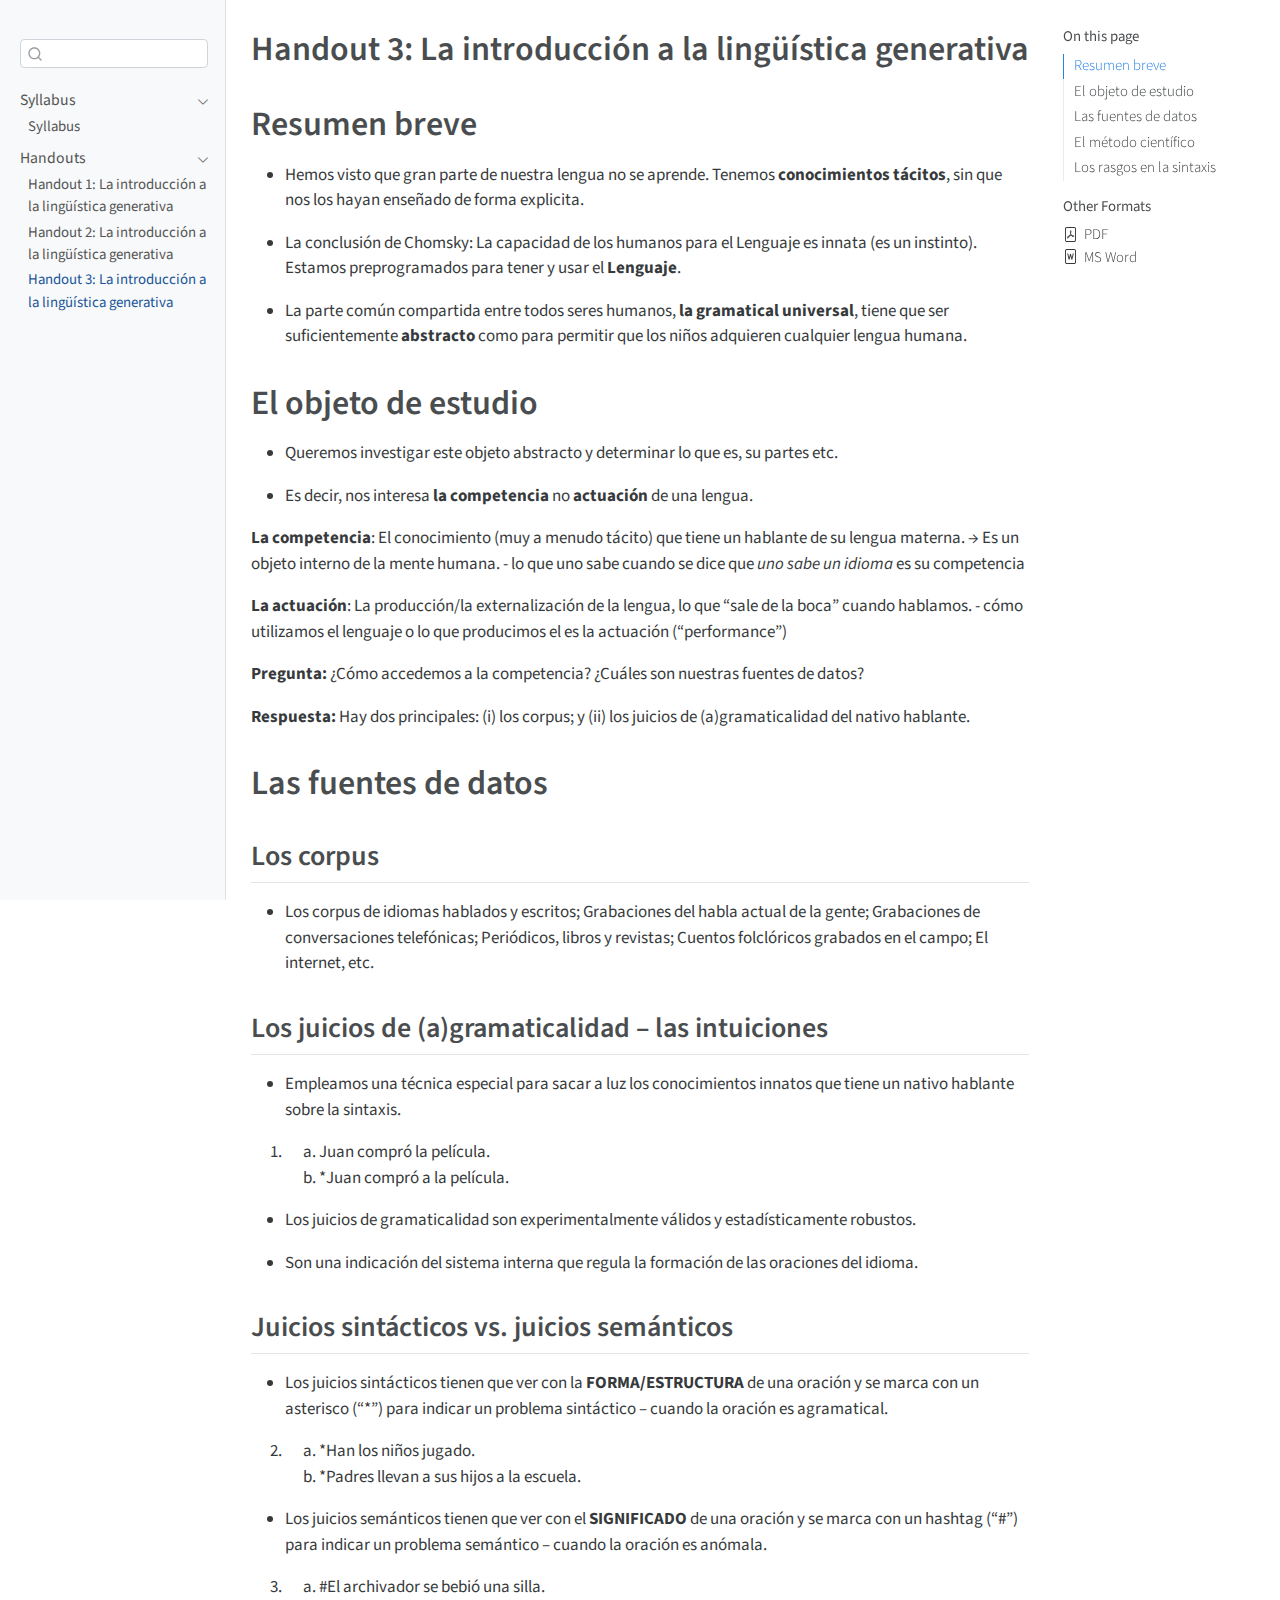
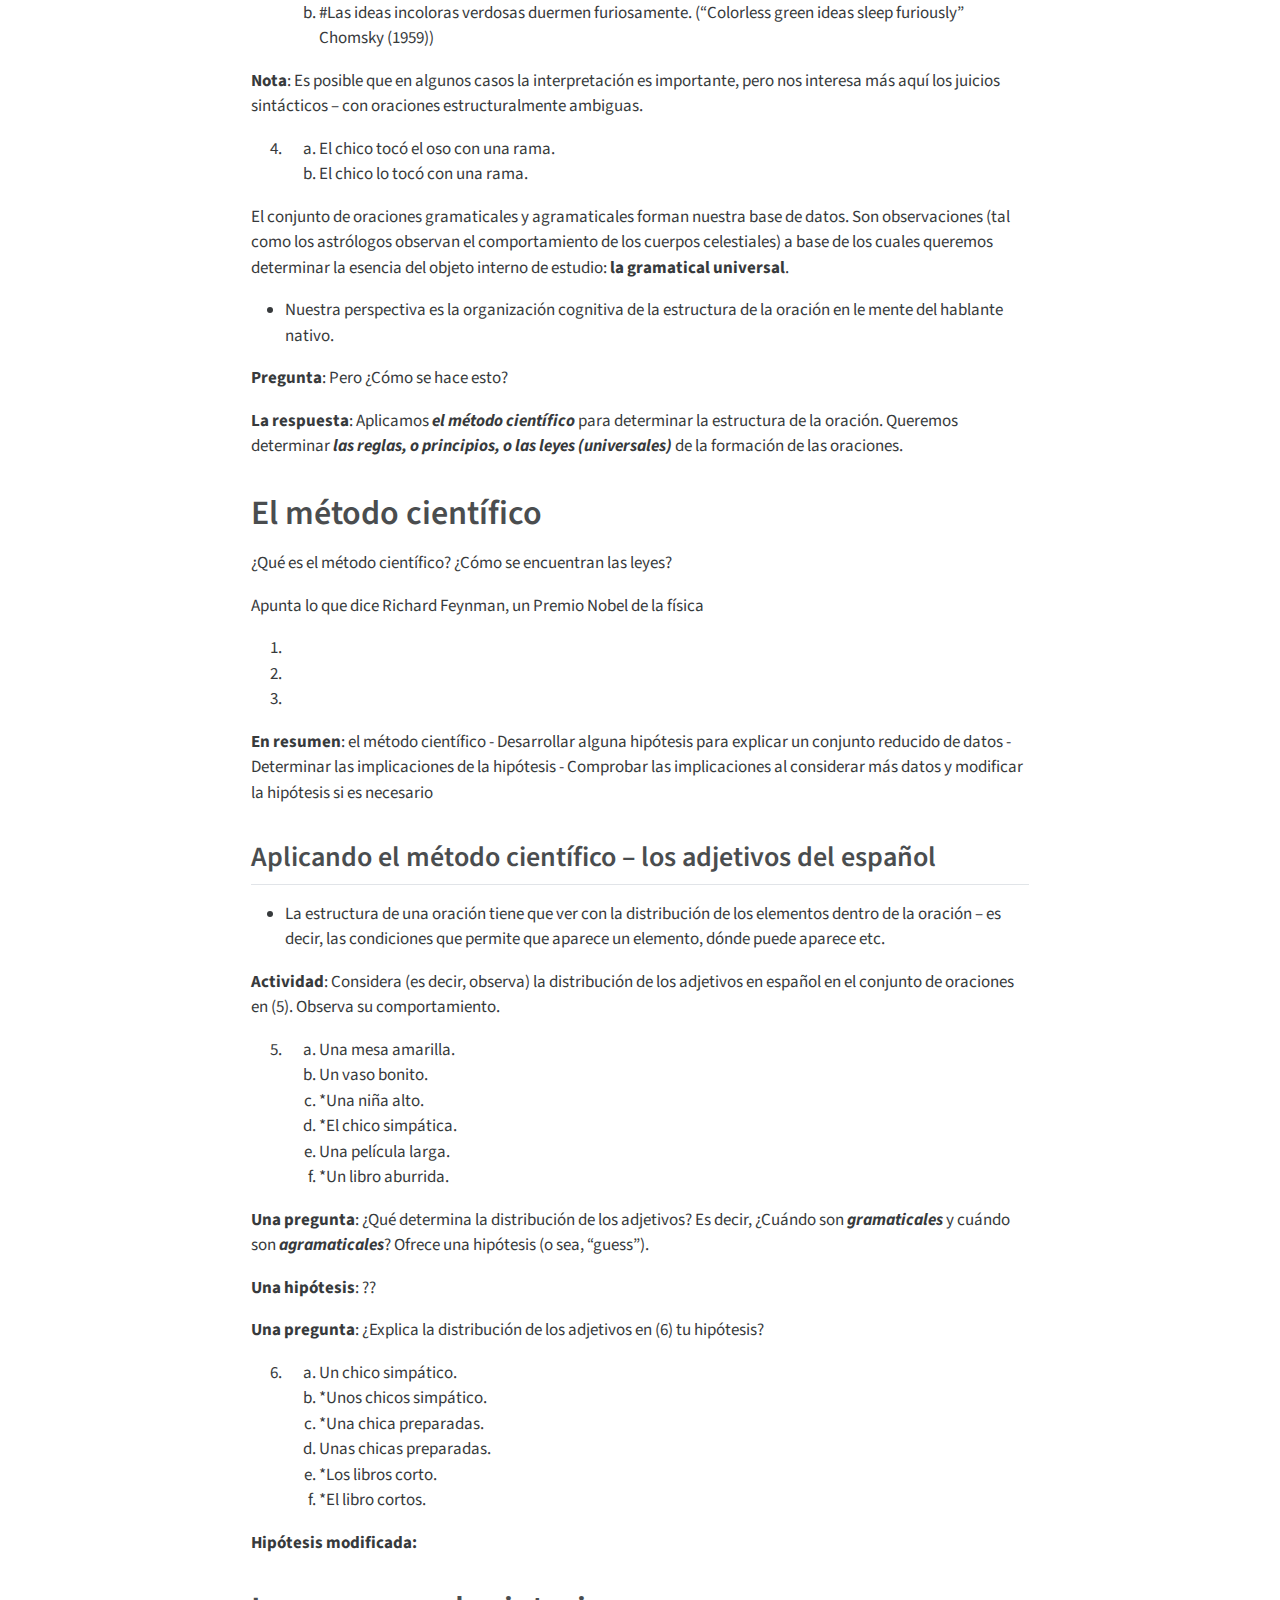
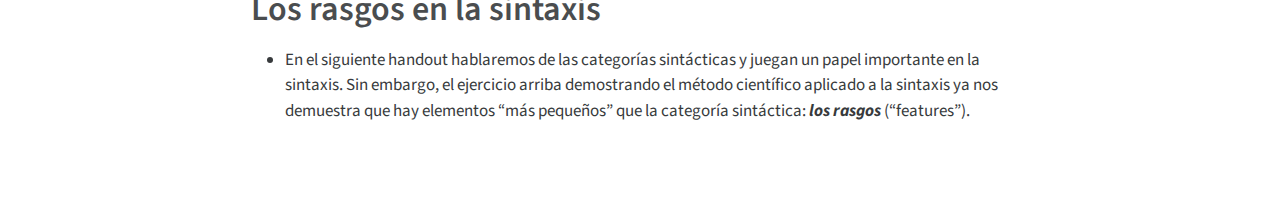
<file: docs/Handout_3.html>
<!DOCTYPE html>
<html xmlns="http://www.w3.org/1999/xhtml" lang="en" xml:lang="en"><head>

<meta charset="utf-8">
<meta name="generator" content="quarto-1.3.433">

<meta name="viewport" content="width=device-width, initial-scale=1.0, user-scalable=yes">


<title>Handout 3: La introducción a la lingüística generativa</title>
<style>
code{white-space: pre-wrap;}
span.smallcaps{font-variant: small-caps;}
div.columns{display: flex; gap: min(4vw, 1.5em);}
div.column{flex: auto; overflow-x: auto;}
div.hanging-indent{margin-left: 1.5em; text-indent: -1.5em;}
ul.task-list{list-style: none;}
ul.task-list li input[type="checkbox"] {
  width: 0.8em;
  margin: 0 0.8em 0.2em -1em; /* quarto-specific, see https://github.com/quarto-dev/quarto-cli/issues/4556 */ 
  vertical-align: middle;
}
</style>


<script src="site_libs/quarto-nav/quarto-nav.js"></script>
<script src="site_libs/quarto-nav/headroom.min.js"></script>
<script src="site_libs/clipboard/clipboard.min.js"></script>
<script src="site_libs/quarto-search/autocomplete.umd.js"></script>
<script src="site_libs/quarto-search/fuse.min.js"></script>
<script src="site_libs/quarto-search/quarto-search.js"></script>
<meta name="quarto:offset" content="./">
<script src="site_libs/quarto-html/quarto.js"></script>
<script src="site_libs/quarto-html/popper.min.js"></script>
<script src="site_libs/quarto-html/tippy.umd.min.js"></script>
<script src="site_libs/quarto-html/anchor.min.js"></script>
<link href="site_libs/quarto-html/tippy.css" rel="stylesheet">
<link href="site_libs/quarto-html/quarto-syntax-highlighting.css" rel="stylesheet" id="quarto-text-highlighting-styles">
<script src="site_libs/bootstrap/bootstrap.min.js"></script>
<link href="site_libs/bootstrap/bootstrap-icons.css" rel="stylesheet">
<link href="site_libs/bootstrap/bootstrap.min.css" rel="stylesheet" id="quarto-bootstrap" data-mode="light">
<script id="quarto-search-options" type="application/json">{
  "location": "sidebar",
  "copy-button": false,
  "collapse-after": 3,
  "panel-placement": "start",
  "type": "textbox",
  "limit": 20,
  "language": {
    "search-no-results-text": "No results",
    "search-matching-documents-text": "matching documents",
    "search-copy-link-title": "Copy link to search",
    "search-hide-matches-text": "Hide additional matches",
    "search-more-match-text": "more match in this document",
    "search-more-matches-text": "more matches in this document",
    "search-clear-button-title": "Clear",
    "search-detached-cancel-button-title": "Cancel",
    "search-submit-button-title": "Submit",
    "search-label": "Search"
  }
}</script>


<link rel="stylesheet" href="styles.css">
</head>

<body class="nav-sidebar docked">

<div id="quarto-search-results"></div>
  <header id="quarto-header" class="headroom fixed-top">
  <nav class="quarto-secondary-nav">
    <div class="container-fluid d-flex">
      <button type="button" class="quarto-btn-toggle btn" data-bs-toggle="collapse" data-bs-target="#quarto-sidebar,#quarto-sidebar-glass" aria-controls="quarto-sidebar" aria-expanded="false" aria-label="Toggle sidebar navigation" onclick="if (window.quartoToggleHeadroom) { window.quartoToggleHeadroom(); }">
        <i class="bi bi-layout-text-sidebar-reverse"></i>
      </button>
      <nav class="quarto-page-breadcrumbs" aria-label="breadcrumb"><ol class="breadcrumb"><li class="breadcrumb-item"><a href="./Handout_1.html">Handouts</a></li><li class="breadcrumb-item"><a href="./Handout_3.html">Handout 3: La introducción a la lingüística generativa</a></li></ol></nav>
      <a class="flex-grow-1" role="button" data-bs-toggle="collapse" data-bs-target="#quarto-sidebar,#quarto-sidebar-glass" aria-controls="quarto-sidebar" aria-expanded="false" aria-label="Toggle sidebar navigation" onclick="if (window.quartoToggleHeadroom) { window.quartoToggleHeadroom(); }">      
      </a>
      <button type="button" class="btn quarto-search-button" aria-label="" onclick="window.quartoOpenSearch();">
        <i class="bi bi-search"></i>
      </button>
    </div>
  </nav>
</header>
<!-- content -->
<div id="quarto-content" class="quarto-container page-columns page-rows-contents page-layout-article">
<!-- sidebar -->
  <nav id="quarto-sidebar" class="sidebar collapse collapse-horizontal sidebar-navigation docked overflow-auto">
        <div class="mt-2 flex-shrink-0 align-items-center">
        <div class="sidebar-search">
        <div id="quarto-search" class="" title="Search"></div>
        </div>
        </div>
    <div class="sidebar-menu-container"> 
    <ul class="list-unstyled mt-1">
        <li class="sidebar-item sidebar-item-section">
      <div class="sidebar-item-container"> 
            <a class="sidebar-item-text sidebar-link text-start" data-bs-toggle="collapse" data-bs-target="#quarto-sidebar-section-1" aria-expanded="true">
 <span class="menu-text">Syllabus</span></a>
          <a class="sidebar-item-toggle text-start" data-bs-toggle="collapse" data-bs-target="#quarto-sidebar-section-1" aria-expanded="true" aria-label="Toggle section">
            <i class="bi bi-chevron-right ms-2"></i>
          </a> 
      </div>
      <ul id="quarto-sidebar-section-1" class="collapse list-unstyled sidebar-section depth1 show">  
          <li class="sidebar-item">
  <div class="sidebar-item-container"> 
  <a href="./Syllabus.html" class="sidebar-item-text sidebar-link">
 <span class="menu-text">Syllabus</span></a>
  </div>
</li>
      </ul>
  </li>
        <li class="sidebar-item sidebar-item-section">
      <div class="sidebar-item-container"> 
            <a class="sidebar-item-text sidebar-link text-start" data-bs-toggle="collapse" data-bs-target="#quarto-sidebar-section-2" aria-expanded="true">
 <span class="menu-text">Handouts</span></a>
          <a class="sidebar-item-toggle text-start" data-bs-toggle="collapse" data-bs-target="#quarto-sidebar-section-2" aria-expanded="true" aria-label="Toggle section">
            <i class="bi bi-chevron-right ms-2"></i>
          </a> 
      </div>
      <ul id="quarto-sidebar-section-2" class="collapse list-unstyled sidebar-section depth1 show">  
          <li class="sidebar-item">
  <div class="sidebar-item-container"> 
  <a href="./Handout_1.html" class="sidebar-item-text sidebar-link">
 <span class="menu-text">Handout 1: La introducción a la lingüística generativa</span></a>
  </div>
</li>
          <li class="sidebar-item">
  <div class="sidebar-item-container"> 
  <a href="./Handout_week2.html" class="sidebar-item-text sidebar-link">
 <span class="menu-text">Handout 2: La introducción a la lingüística generativa</span></a>
  </div>
</li>
          <li class="sidebar-item">
  <div class="sidebar-item-container"> 
  <a href="./Handout_3.html" class="sidebar-item-text sidebar-link active">
 <span class="menu-text">Handout 3: La introducción a la lingüística generativa</span></a>
  </div>
</li>
      </ul>
  </li>
    </ul>
    </div>
</nav>
<div id="quarto-sidebar-glass" data-bs-toggle="collapse" data-bs-target="#quarto-sidebar,#quarto-sidebar-glass"></div>
<!-- margin-sidebar -->
    <div id="quarto-margin-sidebar" class="sidebar margin-sidebar">
        <nav id="TOC" role="doc-toc" class="toc-active">
    <h2 id="toc-title">On this page</h2>
   
  <ul>
  <li><a href="#resumen-breve" id="toc-resumen-breve" class="nav-link active" data-scroll-target="#resumen-breve">Resumen breve</a></li>
  <li><a href="#el-objeto-de-estudio" id="toc-el-objeto-de-estudio" class="nav-link" data-scroll-target="#el-objeto-de-estudio">El objeto de estudio</a></li>
  <li><a href="#las-fuentes-de-datos" id="toc-las-fuentes-de-datos" class="nav-link" data-scroll-target="#las-fuentes-de-datos">Las fuentes de datos</a>
  <ul class="collapse">
  <li><a href="#los-corpus" id="toc-los-corpus" class="nav-link" data-scroll-target="#los-corpus">Los corpus</a></li>
  <li><a href="#los-juicios-de-agramaticalidad-las-intuiciones" id="toc-los-juicios-de-agramaticalidad-las-intuiciones" class="nav-link" data-scroll-target="#los-juicios-de-agramaticalidad-las-intuiciones">Los juicios de (a)gramaticalidad – las intuiciones</a></li>
  <li><a href="#juicios-sintácticos-vs.-juicios-semánticos" id="toc-juicios-sintácticos-vs.-juicios-semánticos" class="nav-link" data-scroll-target="#juicios-sintácticos-vs.-juicios-semánticos">Juicios sintácticos vs.&nbsp;juicios semánticos</a></li>
  </ul></li>
  <li><a href="#el-método-científico" id="toc-el-método-científico" class="nav-link" data-scroll-target="#el-método-científico">El método científico</a>
  <ul class="collapse">
  <li><a href="#aplicando-el-método-científico-los-adjetivos-del-español" id="toc-aplicando-el-método-científico-los-adjetivos-del-español" class="nav-link" data-scroll-target="#aplicando-el-método-científico-los-adjetivos-del-español">Aplicando el método científico – los adjetivos del español</a></li>
  </ul></li>
  <li><a href="#los-rasgos-en-la-sintaxis" id="toc-los-rasgos-en-la-sintaxis" class="nav-link" data-scroll-target="#los-rasgos-en-la-sintaxis">Los rasgos en la sintaxis</a></li>
  </ul>
<div class="quarto-alternate-formats"><h2>Other Formats</h2><ul><li><a href="Handout_3.pdf"><i class="bi bi-file-pdf"></i>PDF</a></li><li><a href="Handout_3.docx"><i class="bi bi-file-word"></i>MS Word</a></li></ul></div></nav>
    </div>
<!-- main -->
<main class="content" id="quarto-document-content">

<header id="title-block-header" class="quarto-title-block default">
<div class="quarto-title">
<h1 class="title">Handout 3: La introducción a la lingüística generativa</h1>
</div>



<div class="quarto-title-meta">

    
  
    
  </div>
  

</header>

<section id="resumen-breve" class="level1">
<h1>Resumen breve</h1>
<ul>
<li><p>Hemos visto que gran parte de nuestra lengua no se aprende. Tenemos <strong>conocimientos tácitos</strong>, sin que nos los hayan enseñado de forma explicita.</p></li>
<li><p>La conclusión de Chomsky: La capacidad de los humanos para el Lenguaje es innata (es un instinto). Estamos preprogramados para tener y usar el <strong>Lenguaje</strong>.</p></li>
<li><p>La parte común compartida entre todos seres humanos, <strong>la gramatical universal</strong>, tiene que ser suficientemente <strong>abstracto</strong> como para permitir que los niños adquieren cualquier lengua humana.</p></li>
</ul>
</section>
<section id="el-objeto-de-estudio" class="level1">
<h1>El objeto de estudio</h1>
<ul>
<li><p>Queremos investigar este objeto abstracto y determinar lo que es, su partes etc.</p></li>
<li><p>Es decir, nos interesa <strong>la competencia</strong> no <strong>actuación</strong> de una lengua.</p></li>
</ul>
<p><strong>La competencia</strong>: El conocimiento (muy a menudo tácito) que tiene un hablante de su lengua materna. → Es un objeto interno de la mente humana. - lo que uno sabe cuando se dice que <em>uno sabe un idioma</em> es su competencia</p>
<p><strong>La actuación</strong>: La producción/la externalización de la lengua, lo que “sale de la boca” cuando hablamos. - cómo utilizamos el lenguaje o lo que producimos el es la actuación (“performance”)</p>
<p><strong>Pregunta:</strong> ¿Cómo accedemos a la competencia? ¿Cuáles son nuestras fuentes de datos?</p>
<p><strong>Respuesta:</strong> Hay dos principales: (i) los corpus; y (ii) los juicios de (a)gramaticalidad del nativo hablante.</p>
</section>
<section id="las-fuentes-de-datos" class="level1">
<h1>Las fuentes de datos</h1>
<section id="los-corpus" class="level2">
<h2 class="anchored" data-anchor-id="los-corpus">Los corpus</h2>
<ul>
<li>Los corpus de idiomas hablados y escritos; Grabaciones del habla actual de la gente; Grabaciones de conversaciones telefónicas; Periódicos, libros y revistas; Cuentos folclóricos grabados en el campo; El internet, etc.</li>
</ul>
</section>
<section id="los-juicios-de-agramaticalidad-las-intuiciones" class="level2">
<h2 class="anchored" data-anchor-id="los-juicios-de-agramaticalidad-las-intuiciones">Los juicios de (a)gramaticalidad – las intuiciones</h2>
<ul>
<li>Empleamos una técnica especial para sacar a luz los conocimientos innatos que tiene un nativo hablante sobre la sintaxis.</li>
</ul>
<ol type="1">
<li><ol type="a">
<li>Juan compró la película.</li>
<li>*Juan compró a la película.</li>
</ol></li>
</ol>
<ul>
<li><p>Los juicios de gramaticalidad son experimentalmente válidos y estadísticamente robustos.</p></li>
<li><p>Son una indicación del sistema interna que regula la formación de las oraciones del idioma.</p></li>
</ul>
</section>
<section id="juicios-sintácticos-vs.-juicios-semánticos" class="level2">
<h2 class="anchored" data-anchor-id="juicios-sintácticos-vs.-juicios-semánticos">Juicios sintácticos vs.&nbsp;juicios semánticos</h2>
<ul>
<li>Los juicios sintácticos tienen que ver con la <strong>FORMA/ESTRUCTURA</strong> de una oración y se marca con un asterisco (“*”) para indicar un problema sintáctico – cuando la oración es agramatical.</li>
</ul>
<ol start="2" type="1">
<li><ol type="a">
<li>*Han los niños jugado.</li>
<li>*Padres llevan a sus hijos a la escuela.</li>
</ol></li>
</ol>
<ul>
<li>Los juicios semánticos tienen que ver con el <strong>SIGNIFICADO</strong> de una oración y se marca con un hashtag (“#”) para indicar un problema semántico – cuando la oración es anómala.</li>
</ul>
<ol start="3" type="1">
<li><ol type="a">
<li>#El archivador se bebió una silla.</li>
<li>#Las ideas incoloras verdosas duermen furiosamente. (“Colorless green ideas sleep furiously” Chomsky (1959))</li>
</ol></li>
</ol>
<p><strong>Nota</strong>: Es posible que en algunos casos la interpretación es importante, pero nos interesa más aquí los juicios sintácticos – con oraciones estructuralmente ambiguas.</p>
<ol start="4" type="1">
<li><ol type="a">
<li>El chico tocó el oso con una rama.</li>
<li>El chico lo tocó con una rama.</li>
</ol></li>
</ol>
<p>El conjunto de oraciones gramaticales y agramaticales forman nuestra base de datos. Son observaciones (tal como los astrólogos observan el comportamiento de los cuerpos celestiales) a base de los cuales queremos determinar la esencia del objeto interno de estudio: <strong>la gramatical universal</strong>.</p>
<ul>
<li>Nuestra perspectiva es la organización cognitiva de la estructura de la oración en le mente del hablante nativo.</li>
</ul>
<p><strong>Pregunta</strong>: Pero ¿Cómo se hace esto?</p>
<p><strong>La respuesta</strong>: Aplicamos <strong><em>el método científico</em></strong> para determinar la estructura de la oración. Queremos determinar <strong><em>las reglas, o principios, o las leyes (universales)</em></strong> de la formación de las oraciones.</p>
</section>
</section>
<section id="el-método-científico" class="level1">
<h1>El método científico</h1>
<p>¿Qué es el método científico? ¿Cómo se encuentran las leyes?</p>
<p>Apunta lo que dice Richard Feynman, un Premio Nobel de la física</p>
<ol type="1">
<li></li>
<li></li>
<li></li>
</ol>
<p><strong>En resumen</strong>: el método científico - Desarrollar alguna hipótesis para explicar un conjunto reducido de datos - Determinar las implicaciones de la hipótesis - Comprobar las implicaciones al considerar más datos y modificar la hipótesis si es necesario</p>
<section id="aplicando-el-método-científico-los-adjetivos-del-español" class="level2">
<h2 class="anchored" data-anchor-id="aplicando-el-método-científico-los-adjetivos-del-español">Aplicando el método científico – los adjetivos del español</h2>
<ul>
<li>La estructura de una oración tiene que ver con la distribución de los elementos dentro de la oración – es decir, las condiciones que permite que aparece un elemento, dónde puede aparece etc.</li>
</ul>
<p><strong>Actividad</strong>: Considera (es decir, observa) la distribución de los adjetivos en español en el conjunto de oraciones en (5). Observa su comportamiento.</p>
<ol start="5" type="1">
<li><ol type="a">
<li>Una mesa amarilla.</li>
<li>Un vaso bonito.</li>
<li>*Una niña alto.</li>
<li>*El chico simpática.</li>
<li>Una película larga.</li>
<li>*Un libro aburrida.</li>
</ol></li>
</ol>
<p><strong>Una pregunta</strong>: ¿Qué determina la distribución de los adjetivos? Es decir, ¿Cuándo son <strong><em>gramaticales</em></strong> y cuándo son <strong><em>agramaticales</em></strong>? Ofrece una hipótesis (o sea, “guess”).</p>
<p><strong>Una hipótesis</strong>: ??</p>
<p><strong>Una pregunta</strong>: ¿Explica la distribución de los adjetivos en (6) tu hipótesis?</p>
<ol start="6" type="1">
<li><ol type="a">
<li>Un chico simpático.</li>
<li>*Unos chicos simpático.</li>
<li>*Una chica preparadas.</li>
<li>Unas chicas preparadas.</li>
<li>*Los libros corto.<br>
</li>
<li>*El libro cortos.</li>
</ol></li>
</ol>
<p><strong>Hipótesis modificada:</strong></p>
</section>
</section>
<section id="los-rasgos-en-la-sintaxis" class="level1">
<h1>Los rasgos en la sintaxis</h1>
<ul>
<li>En el siguiente handout hablaremos de las categorías sintácticas y juegan un papel importante en la sintaxis. Sin embargo, el ejercicio arriba demostrando el método científico aplicado a la sintaxis ya nos demuestra que hay elementos “más pequeños” que la categoría sintáctica: <strong><em>los rasgos</em></strong> (“features”).</li>
</ul>


</section>

</main> <!-- /main -->
<script id="quarto-html-after-body" type="application/javascript">
window.document.addEventListener("DOMContentLoaded", function (event) {
  const toggleBodyColorMode = (bsSheetEl) => {
    const mode = bsSheetEl.getAttribute("data-mode");
    const bodyEl = window.document.querySelector("body");
    if (mode === "dark") {
      bodyEl.classList.add("quarto-dark");
      bodyEl.classList.remove("quarto-light");
    } else {
      bodyEl.classList.add("quarto-light");
      bodyEl.classList.remove("quarto-dark");
    }
  }
  const toggleBodyColorPrimary = () => {
    const bsSheetEl = window.document.querySelector("link#quarto-bootstrap");
    if (bsSheetEl) {
      toggleBodyColorMode(bsSheetEl);
    }
  }
  toggleBodyColorPrimary();  
  const icon = "";
  const anchorJS = new window.AnchorJS();
  anchorJS.options = {
    placement: 'right',
    icon: icon
  };
  anchorJS.add('.anchored');
  const isCodeAnnotation = (el) => {
    for (const clz of el.classList) {
      if (clz.startsWith('code-annotation-')) {                     
        return true;
      }
    }
    return false;
  }
  const clipboard = new window.ClipboardJS('.code-copy-button', {
    text: function(trigger) {
      const codeEl = trigger.previousElementSibling.cloneNode(true);
      for (const childEl of codeEl.children) {
        if (isCodeAnnotation(childEl)) {
          childEl.remove();
        }
      }
      return codeEl.innerText;
    }
  });
  clipboard.on('success', function(e) {
    // button target
    const button = e.trigger;
    // don't keep focus
    button.blur();
    // flash "checked"
    button.classList.add('code-copy-button-checked');
    var currentTitle = button.getAttribute("title");
    button.setAttribute("title", "Copied!");
    let tooltip;
    if (window.bootstrap) {
      button.setAttribute("data-bs-toggle", "tooltip");
      button.setAttribute("data-bs-placement", "left");
      button.setAttribute("data-bs-title", "Copied!");
      tooltip = new bootstrap.Tooltip(button, 
        { trigger: "manual", 
          customClass: "code-copy-button-tooltip",
          offset: [0, -8]});
      tooltip.show();    
    }
    setTimeout(function() {
      if (tooltip) {
        tooltip.hide();
        button.removeAttribute("data-bs-title");
        button.removeAttribute("data-bs-toggle");
        button.removeAttribute("data-bs-placement");
      }
      button.setAttribute("title", currentTitle);
      button.classList.remove('code-copy-button-checked');
    }, 1000);
    // clear code selection
    e.clearSelection();
  });
  function tippyHover(el, contentFn) {
    const config = {
      allowHTML: true,
      content: contentFn,
      maxWidth: 500,
      delay: 100,
      arrow: false,
      appendTo: function(el) {
          return el.parentElement;
      },
      interactive: true,
      interactiveBorder: 10,
      theme: 'quarto',
      placement: 'bottom-start'
    };
    window.tippy(el, config); 
  }
  const noterefs = window.document.querySelectorAll('a[role="doc-noteref"]');
  for (var i=0; i<noterefs.length; i++) {
    const ref = noterefs[i];
    tippyHover(ref, function() {
      // use id or data attribute instead here
      let href = ref.getAttribute('data-footnote-href') || ref.getAttribute('href');
      try { href = new URL(href).hash; } catch {}
      const id = href.replace(/^#\/?/, "");
      const note = window.document.getElementById(id);
      return note.innerHTML;
    });
  }
      let selectedAnnoteEl;
      const selectorForAnnotation = ( cell, annotation) => {
        let cellAttr = 'data-code-cell="' + cell + '"';
        let lineAttr = 'data-code-annotation="' +  annotation + '"';
        const selector = 'span[' + cellAttr + '][' + lineAttr + ']';
        return selector;
      }
      const selectCodeLines = (annoteEl) => {
        const doc = window.document;
        const targetCell = annoteEl.getAttribute("data-target-cell");
        const targetAnnotation = annoteEl.getAttribute("data-target-annotation");
        const annoteSpan = window.document.querySelector(selectorForAnnotation(targetCell, targetAnnotation));
        const lines = annoteSpan.getAttribute("data-code-lines").split(",");
        const lineIds = lines.map((line) => {
          return targetCell + "-" + line;
        })
        let top = null;
        let height = null;
        let parent = null;
        if (lineIds.length > 0) {
            //compute the position of the single el (top and bottom and make a div)
            const el = window.document.getElementById(lineIds[0]);
            top = el.offsetTop;
            height = el.offsetHeight;
            parent = el.parentElement.parentElement;
          if (lineIds.length > 1) {
            const lastEl = window.document.getElementById(lineIds[lineIds.length - 1]);
            const bottom = lastEl.offsetTop + lastEl.offsetHeight;
            height = bottom - top;
          }
          if (top !== null && height !== null && parent !== null) {
            // cook up a div (if necessary) and position it 
            let div = window.document.getElementById("code-annotation-line-highlight");
            if (div === null) {
              div = window.document.createElement("div");
              div.setAttribute("id", "code-annotation-line-highlight");
              div.style.position = 'absolute';
              parent.appendChild(div);
            }
            div.style.top = top - 2 + "px";
            div.style.height = height + 4 + "px";
            let gutterDiv = window.document.getElementById("code-annotation-line-highlight-gutter");
            if (gutterDiv === null) {
              gutterDiv = window.document.createElement("div");
              gutterDiv.setAttribute("id", "code-annotation-line-highlight-gutter");
              gutterDiv.style.position = 'absolute';
              const codeCell = window.document.getElementById(targetCell);
              const gutter = codeCell.querySelector('.code-annotation-gutter');
              gutter.appendChild(gutterDiv);
            }
            gutterDiv.style.top = top - 2 + "px";
            gutterDiv.style.height = height + 4 + "px";
          }
          selectedAnnoteEl = annoteEl;
        }
      };
      const unselectCodeLines = () => {
        const elementsIds = ["code-annotation-line-highlight", "code-annotation-line-highlight-gutter"];
        elementsIds.forEach((elId) => {
          const div = window.document.getElementById(elId);
          if (div) {
            div.remove();
          }
        });
        selectedAnnoteEl = undefined;
      };
      // Attach click handler to the DT
      const annoteDls = window.document.querySelectorAll('dt[data-target-cell]');
      for (const annoteDlNode of annoteDls) {
        annoteDlNode.addEventListener('click', (event) => {
          const clickedEl = event.target;
          if (clickedEl !== selectedAnnoteEl) {
            unselectCodeLines();
            const activeEl = window.document.querySelector('dt[data-target-cell].code-annotation-active');
            if (activeEl) {
              activeEl.classList.remove('code-annotation-active');
            }
            selectCodeLines(clickedEl);
            clickedEl.classList.add('code-annotation-active');
          } else {
            // Unselect the line
            unselectCodeLines();
            clickedEl.classList.remove('code-annotation-active');
          }
        });
      }
  const findCites = (el) => {
    const parentEl = el.parentElement;
    if (parentEl) {
      const cites = parentEl.dataset.cites;
      if (cites) {
        return {
          el,
          cites: cites.split(' ')
        };
      } else {
        return findCites(el.parentElement)
      }
    } else {
      return undefined;
    }
  };
  var bibliorefs = window.document.querySelectorAll('a[role="doc-biblioref"]');
  for (var i=0; i<bibliorefs.length; i++) {
    const ref = bibliorefs[i];
    const citeInfo = findCites(ref);
    if (citeInfo) {
      tippyHover(citeInfo.el, function() {
        var popup = window.document.createElement('div');
        citeInfo.cites.forEach(function(cite) {
          var citeDiv = window.document.createElement('div');
          citeDiv.classList.add('hanging-indent');
          citeDiv.classList.add('csl-entry');
          var biblioDiv = window.document.getElementById('ref-' + cite);
          if (biblioDiv) {
            citeDiv.innerHTML = biblioDiv.innerHTML;
          }
          popup.appendChild(citeDiv);
        });
        return popup.innerHTML;
      });
    }
  }
});
</script>
</div> <!-- /content -->



</body></html>
</file>
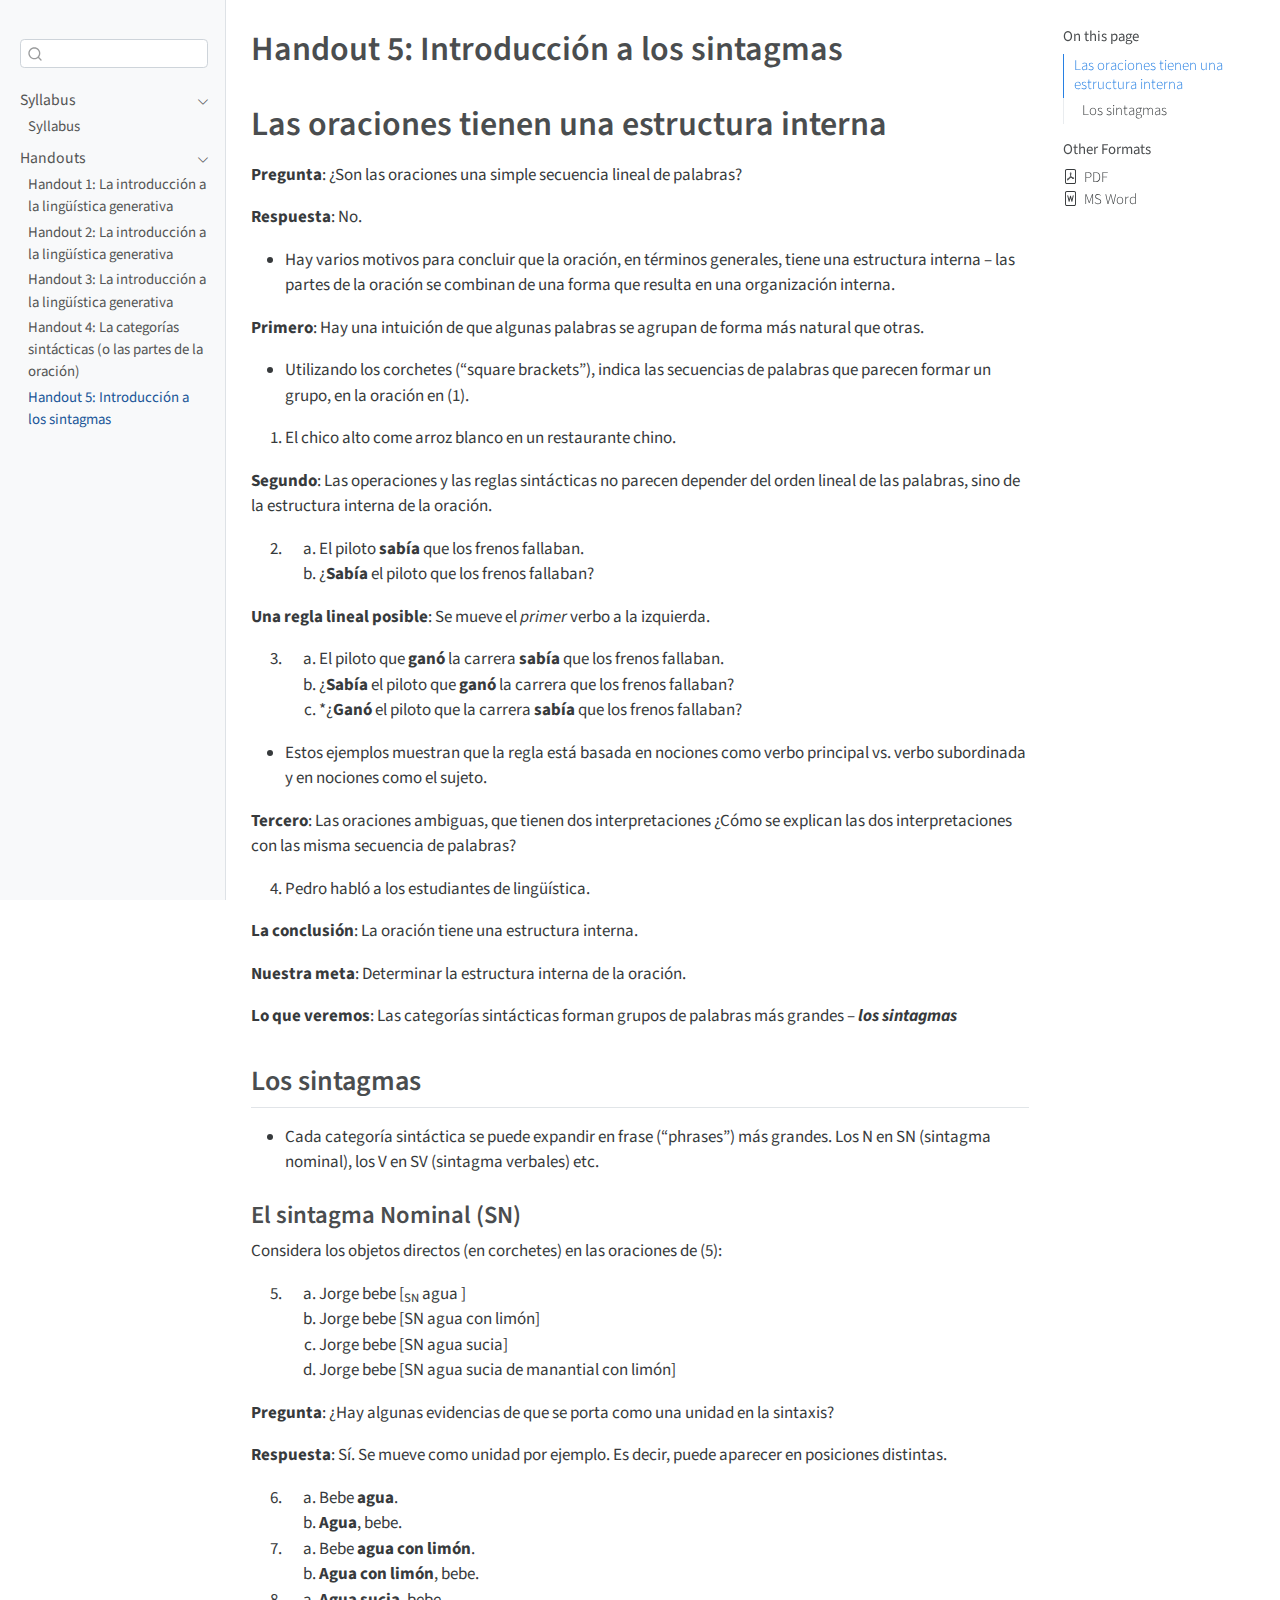
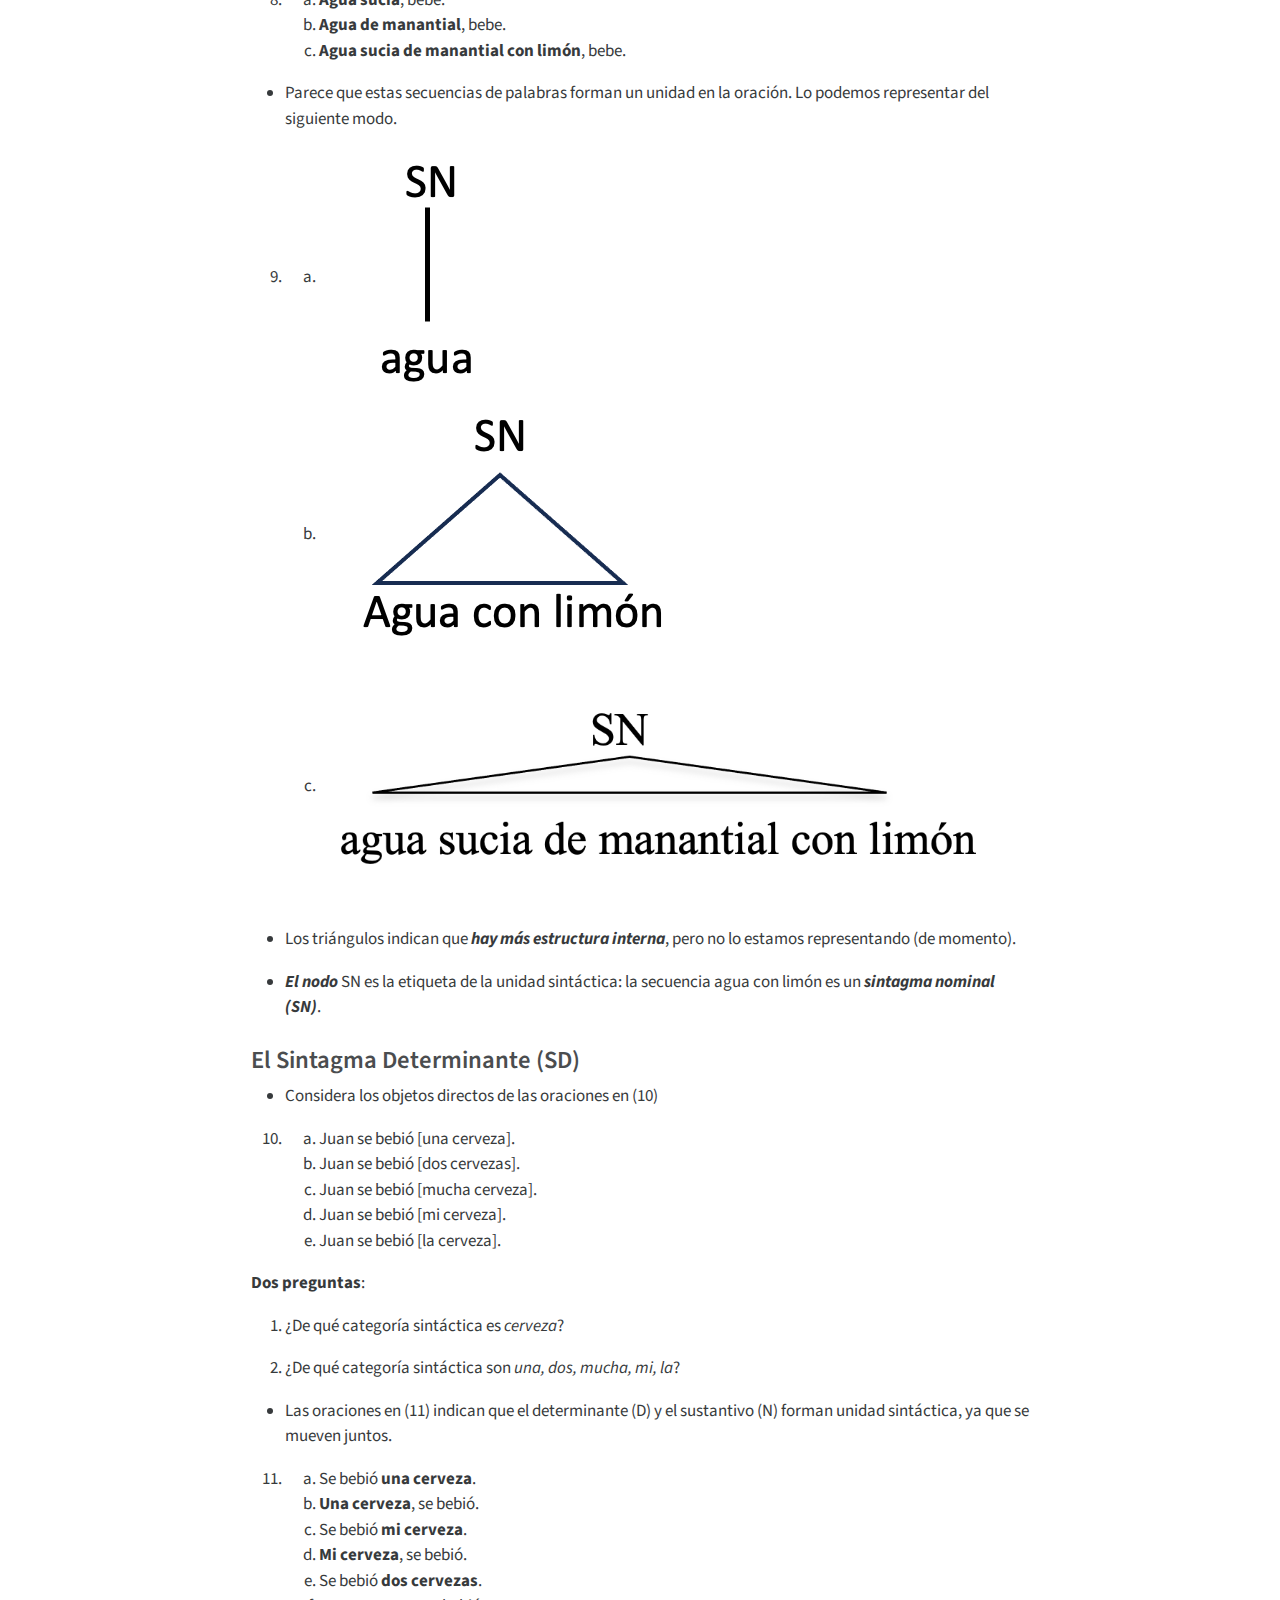
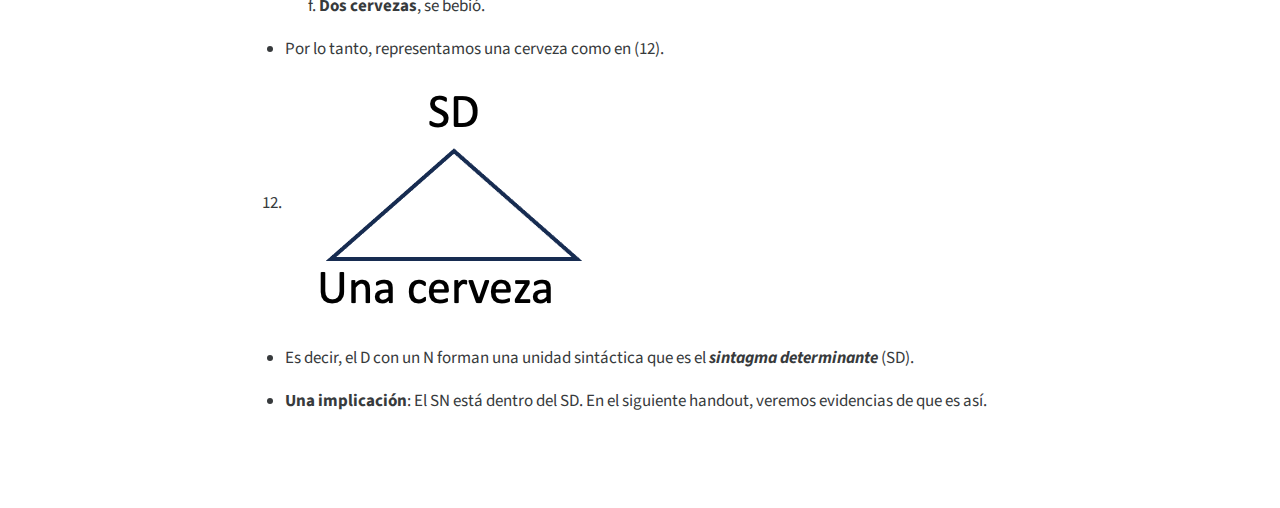
<file: docs/Handout_5.html>
<!DOCTYPE html>
<html xmlns="http://www.w3.org/1999/xhtml" lang="en" xml:lang="en"><head>

<meta charset="utf-8">
<meta name="generator" content="quarto-1.3.353">

<meta name="viewport" content="width=device-width, initial-scale=1.0, user-scalable=yes">


<title>Handout 5: Introducción a los sintagmas</title>
<style>
code{white-space: pre-wrap;}
span.smallcaps{font-variant: small-caps;}
div.columns{display: flex; gap: min(4vw, 1.5em);}
div.column{flex: auto; overflow-x: auto;}
div.hanging-indent{margin-left: 1.5em; text-indent: -1.5em;}
ul.task-list{list-style: none;}
ul.task-list li input[type="checkbox"] {
  width: 0.8em;
  margin: 0 0.8em 0.2em -1em; /* quarto-specific, see https://github.com/quarto-dev/quarto-cli/issues/4556 */ 
  vertical-align: middle;
}
</style>


<script src="site_libs/quarto-nav/quarto-nav.js"></script>
<script src="site_libs/quarto-nav/headroom.min.js"></script>
<script src="site_libs/clipboard/clipboard.min.js"></script>
<script src="site_libs/quarto-search/autocomplete.umd.js"></script>
<script src="site_libs/quarto-search/fuse.min.js"></script>
<script src="site_libs/quarto-search/quarto-search.js"></script>
<meta name="quarto:offset" content="./">
<script src="site_libs/quarto-html/quarto.js"></script>
<script src="site_libs/quarto-html/popper.min.js"></script>
<script src="site_libs/quarto-html/tippy.umd.min.js"></script>
<script src="site_libs/quarto-html/anchor.min.js"></script>
<link href="site_libs/quarto-html/tippy.css" rel="stylesheet">
<link href="site_libs/quarto-html/quarto-syntax-highlighting.css" rel="stylesheet" id="quarto-text-highlighting-styles">
<script src="site_libs/bootstrap/bootstrap.min.js"></script>
<link href="site_libs/bootstrap/bootstrap-icons.css" rel="stylesheet">
<link href="site_libs/bootstrap/bootstrap.min.css" rel="stylesheet" id="quarto-bootstrap" data-mode="light">
<script id="quarto-search-options" type="application/json">{
  "location": "sidebar",
  "copy-button": false,
  "collapse-after": 3,
  "panel-placement": "start",
  "type": "textbox",
  "limit": 20,
  "language": {
    "search-no-results-text": "No results",
    "search-matching-documents-text": "matching documents",
    "search-copy-link-title": "Copy link to search",
    "search-hide-matches-text": "Hide additional matches",
    "search-more-match-text": "more match in this document",
    "search-more-matches-text": "more matches in this document",
    "search-clear-button-title": "Clear",
    "search-detached-cancel-button-title": "Cancel",
    "search-submit-button-title": "Submit"
  }
}</script>


<link rel="stylesheet" href="styles.css">
</head>

<body class="nav-sidebar docked">

<div id="quarto-search-results"></div>
  <header id="quarto-header" class="headroom fixed-top">
  <nav class="quarto-secondary-nav">
    <div class="container-fluid d-flex">
      <button type="button" class="quarto-btn-toggle btn" data-bs-toggle="collapse" data-bs-target="#quarto-sidebar,#quarto-sidebar-glass" aria-controls="quarto-sidebar" aria-expanded="false" aria-label="Toggle sidebar navigation" onclick="if (window.quartoToggleHeadroom) { window.quartoToggleHeadroom(); }">
        <i class="bi bi-layout-text-sidebar-reverse"></i>
      </button>
      <nav class="quarto-page-breadcrumbs" aria-label="breadcrumb"><ol class="breadcrumb"><li class="breadcrumb-item"><a href="./Handout_1.html">Handouts</a></li><li class="breadcrumb-item"><a href="./Handout_5.html">Handout 5: Introducción a los sintagmas</a></li></ol></nav>
      <a class="flex-grow-1" role="button" data-bs-toggle="collapse" data-bs-target="#quarto-sidebar,#quarto-sidebar-glass" aria-controls="quarto-sidebar" aria-expanded="false" aria-label="Toggle sidebar navigation" onclick="if (window.quartoToggleHeadroom) { window.quartoToggleHeadroom(); }">      
      </a>
      <button type="button" class="btn quarto-search-button" aria-label="Search" onclick="window.quartoOpenSearch();">
        <i class="bi bi-search"></i>
      </button>
    </div>
  </nav>
</header>
<!-- content -->
<div id="quarto-content" class="quarto-container page-columns page-rows-contents page-layout-article">
<!-- sidebar -->
  <nav id="quarto-sidebar" class="sidebar collapse collapse-horizontal sidebar-navigation docked overflow-auto">
        <div class="mt-2 flex-shrink-0 align-items-center">
        <div class="sidebar-search">
        <div id="quarto-search" class="" title="Search"></div>
        </div>
        </div>
    <div class="sidebar-menu-container"> 
    <ul class="list-unstyled mt-1">
        <li class="sidebar-item sidebar-item-section">
      <div class="sidebar-item-container"> 
            <a class="sidebar-item-text sidebar-link text-start" data-bs-toggle="collapse" data-bs-target="#quarto-sidebar-section-1" aria-expanded="true">
 <span class="menu-text">Syllabus</span></a>
          <a class="sidebar-item-toggle text-start" data-bs-toggle="collapse" data-bs-target="#quarto-sidebar-section-1" aria-expanded="true" aria-label="Toggle section">
            <i class="bi bi-chevron-right ms-2"></i>
          </a> 
      </div>
      <ul id="quarto-sidebar-section-1" class="collapse list-unstyled sidebar-section depth1 show">  
          <li class="sidebar-item">
  <div class="sidebar-item-container"> 
  <a href="./Syllabus.html" class="sidebar-item-text sidebar-link">
 <span class="menu-text">Syllabus</span></a>
  </div>
</li>
      </ul>
  </li>
        <li class="sidebar-item sidebar-item-section">
      <div class="sidebar-item-container"> 
            <a class="sidebar-item-text sidebar-link text-start" data-bs-toggle="collapse" data-bs-target="#quarto-sidebar-section-2" aria-expanded="true">
 <span class="menu-text">Handouts</span></a>
          <a class="sidebar-item-toggle text-start" data-bs-toggle="collapse" data-bs-target="#quarto-sidebar-section-2" aria-expanded="true" aria-label="Toggle section">
            <i class="bi bi-chevron-right ms-2"></i>
          </a> 
      </div>
      <ul id="quarto-sidebar-section-2" class="collapse list-unstyled sidebar-section depth1 show">  
          <li class="sidebar-item">
  <div class="sidebar-item-container"> 
  <a href="./Handout_1.html" class="sidebar-item-text sidebar-link">
 <span class="menu-text">Handout 1: La introducción a la lingüística generativa</span></a>
  </div>
</li>
          <li class="sidebar-item">
  <div class="sidebar-item-container"> 
  <a href="./Handout_week2.html" class="sidebar-item-text sidebar-link">
 <span class="menu-text">Handout 2: La introducción a la lingüística generativa</span></a>
  </div>
</li>
          <li class="sidebar-item">
  <div class="sidebar-item-container"> 
  <a href="./Handout_3.html" class="sidebar-item-text sidebar-link">
 <span class="menu-text">Handout 3: La introducción a la lingüística generativa</span></a>
  </div>
</li>
          <li class="sidebar-item">
  <div class="sidebar-item-container"> 
  <a href="./Handout_4.html" class="sidebar-item-text sidebar-link">
 <span class="menu-text">Handout 4: La categorías sintácticas (o las partes de la oración)</span></a>
  </div>
</li>
          <li class="sidebar-item">
  <div class="sidebar-item-container"> 
  <a href="./Handout_5.html" class="sidebar-item-text sidebar-link active">
 <span class="menu-text">Handout 5: Introducción a los sintagmas</span></a>
  </div>
</li>
      </ul>
  </li>
    </ul>
    </div>
</nav>
<div id="quarto-sidebar-glass" data-bs-toggle="collapse" data-bs-target="#quarto-sidebar,#quarto-sidebar-glass"></div>
<!-- margin-sidebar -->
    <div id="quarto-margin-sidebar" class="sidebar margin-sidebar">
        <nav id="TOC" role="doc-toc" class="toc-active">
    <h2 id="toc-title">On this page</h2>
   
  <ul>
  <li><a href="#las-oraciones-tienen-una-estructura-interna" id="toc-las-oraciones-tienen-una-estructura-interna" class="nav-link active" data-scroll-target="#las-oraciones-tienen-una-estructura-interna">Las oraciones tienen una estructura interna</a>
  <ul class="collapse">
  <li><a href="#los-sintagmas" id="toc-los-sintagmas" class="nav-link" data-scroll-target="#los-sintagmas">Los sintagmas</a>
  <ul class="collapse">
  <li><a href="#el-sintagma-nominal-sn" id="toc-el-sintagma-nominal-sn" class="nav-link" data-scroll-target="#el-sintagma-nominal-sn">El sintagma Nominal (SN)</a></li>
  <li><a href="#el-sintagma-determinante-sd" id="toc-el-sintagma-determinante-sd" class="nav-link" data-scroll-target="#el-sintagma-determinante-sd">El Sintagma Determinante (SD)</a></li>
  </ul></li>
  </ul></li>
  </ul>
<div class="quarto-alternate-formats"><h2>Other Formats</h2><ul><li><a href="Handout_5.pdf"><i class="bi bi-file-pdf"></i>PDF</a></li><li><a href="Handout_5.docx"><i class="bi bi-file-word"></i>MS Word</a></li></ul></div></nav>
    </div>
<!-- main -->
<main class="content" id="quarto-document-content">

<header id="title-block-header" class="quarto-title-block default">
<div class="quarto-title">
<h1 class="title">Handout 5: Introducción a los sintagmas</h1>
</div>



<div class="quarto-title-meta">

    
  
    
  </div>
  

</header>

<section id="las-oraciones-tienen-una-estructura-interna" class="level1">
<h1>Las oraciones tienen una estructura interna</h1>
<p><strong>Pregunta</strong>: ¿Son las oraciones una simple secuencia lineal de palabras?</p>
<p><strong>Respuesta</strong>: No.</p>
<ul>
<li>Hay varios motivos para concluir que la oración, en términos generales, tiene una estructura interna – las partes de la oración se combinan de una forma que resulta en una organización interna.</li>
</ul>
<p><strong>Primero</strong>: Hay una intuición de que algunas palabras se agrupan de forma más natural que otras.</p>
<ul>
<li>Utilizando los corchetes (“square brackets”), indica las secuencias de palabras que parecen formar un grupo, en la oración en (1).</li>
</ul>
<ol type="1">
<li>El chico alto come arroz blanco en un restaurante chino.</li>
</ol>
<p><strong>Segundo</strong>: Las operaciones y las reglas sintácticas no parecen depender del orden lineal de las palabras, sino de la estructura interna de la oración.</p>
<ol start="2" type="1">
<li><ol type="a">
<li>El piloto <strong>sabía</strong> que los frenos fallaban.</li>
<li>¿<strong>Sabía</strong> el piloto que los frenos fallaban?</li>
</ol></li>
</ol>
<p><strong>Una regla lineal posible</strong>: Se mueve el <em>primer</em> verbo a la izquierda.</p>
<ol start="3" type="1">
<li><ol type="a">
<li>El piloto que <strong>ganó</strong> la carrera <strong>sabía</strong> que los frenos fallaban.</li>
<li>¿<strong>Sabía</strong> el piloto que <strong>ganó</strong> la carrera que los frenos fallaban?</li>
<li>*¿<strong>Ganó</strong> el piloto que la carrera <strong>sabía</strong> que los frenos fallaban?</li>
</ol></li>
</ol>
<ul>
<li>Estos ejemplos muestran que la regla está basada en nociones como verbo principal vs.&nbsp;verbo subordinada y en nociones como el sujeto.</li>
</ul>
<p><strong>Tercero</strong>: Las oraciones ambiguas, que tienen dos interpretaciones ¿Cómo se explican las dos interpretaciones con las misma secuencia de palabras?</p>
<ol start="4" type="1">
<li>Pedro habló a los estudiantes de lingüística.</li>
</ol>
<p><strong>La conclusión</strong>: La oración tiene una estructura interna.</p>
<p><strong>Nuestra meta</strong>: Determinar la estructura interna de la oración.</p>
<p><strong>Lo que veremos</strong>: Las categorías sintácticas forman grupos de palabras más grandes – <strong><em>los sintagmas</em></strong></p>
<section id="los-sintagmas" class="level2">
<h2 class="anchored" data-anchor-id="los-sintagmas">Los sintagmas</h2>
<ul>
<li>Cada categoría sintáctica se puede expandir en frase (“phrases”) más grandes. Los N en SN (sintagma nominal), los V en SV (sintagma verbales) etc.</li>
</ul>
<section id="el-sintagma-nominal-sn" class="level3">
<h3 class="anchored" data-anchor-id="el-sintagma-nominal-sn">El sintagma Nominal (SN)</h3>
<p>Considera los objetos directos (en corchetes) en las oraciones de (5):</p>
<ol start="5" type="1">
<li><ol type="a">
<li>Jorge bebe [<sub>SN</sub> agua ]</li>
<li>Jorge bebe [SN agua con limón]</li>
<li>Jorge bebe [SN agua sucia]</li>
<li>Jorge bebe [SN agua sucia de manantial con limón]</li>
</ol></li>
</ol>
<p><strong>Pregunta</strong>: ¿Hay algunas evidencias de que se porta como una unidad en la sintaxis?</p>
<p><strong>Respuesta</strong>: Sí. Se mueve como unidad por ejemplo. Es decir, puede aparecer en posiciones distintas.</p>
<ol start="6" type="1">
<li><ol type="a">
<li>Bebe <strong>agua</strong>.</li>
<li><strong>Agua</strong>, bebe.</li>
</ol></li>
<li><ol type="a">
<li>Bebe <strong>agua con limón</strong>.</li>
<li><strong>Agua con limón</strong>, bebe.</li>
</ol></li>
<li><ol type="a">
<li><strong>Agua sucia</strong>, bebe.</li>
<li><strong>Agua de manantial</strong>, bebe.</li>
<li><strong>Agua sucia de manantial con limón</strong>, bebe.</li>
</ol></li>
</ol>
<ul>
<li>Parece que estas secuencias de palabras forman un unidad en la oración. Lo podemos representar del siguiente modo.</li>
</ul>
<ol start="9" type="1">
<li><ol type="a">
<li><img src="SN_Agus.png" class="img-fluid"></li>
<li><img src="aguaconlimon.png" class="img-fluid"></li>
<li><img src="aguasucia.png" class="img-fluid"></li>
</ol></li>
</ol>
<ul>
<li><p>Los triángulos indican que <strong><em>hay más estructura interna</em></strong>, pero no lo estamos representando (de momento).</p></li>
<li><p><strong><em>El nodo</em></strong> SN es la etiqueta de la unidad sintáctica: la secuencia agua con limón es un <strong><em>sintagma nominal (SN)</em></strong>.</p></li>
</ul>
</section>
<section id="el-sintagma-determinante-sd" class="level3">
<h3 class="anchored" data-anchor-id="el-sintagma-determinante-sd">El Sintagma Determinante (SD)</h3>
<ul>
<li>Considera los objetos directos de las oraciones en (10)</li>
</ul>
<ol start="10" type="1">
<li><ol type="a">
<li>Juan se bebió [una cerveza].</li>
<li>Juan se bebió [dos cervezas].</li>
<li>Juan se bebió [mucha cerveza].</li>
<li>Juan se bebió [mi cerveza].<br>
</li>
<li>Juan se bebió [la cerveza].</li>
</ol></li>
</ol>
<p><strong>Dos preguntas</strong>:</p>
<ol type="1">
<li><p>¿De qué categoría sintáctica es <em>cerveza</em>?</p></li>
<li><p>¿De qué categoría sintáctica son <em>una, dos, mucha, mi, la</em>?</p></li>
</ol>
<ul>
<li>Las oraciones en (11) indican que el determinante (D) y el sustantivo (N) forman unidad sintáctica, ya que se mueven juntos.</li>
</ul>
<ol start="11" type="1">
<li><ol type="a">
<li>Se bebió <strong>una cerveza</strong>.</li>
<li><strong>Una cerveza</strong>, se bebió.</li>
<li>Se bebió <strong>mi cerveza</strong>.</li>
<li><strong>Mi cerveza</strong>, se bebió.</li>
<li>Se bebió <strong>dos cervezas</strong>.</li>
<li><strong>Dos cervezas</strong>, se bebió.</li>
</ol></li>
</ol>
<ul>
<li>Por lo tanto, representamos una cerveza como en (12).</li>
</ul>
<ol start="12" type="1">
<li><img src="SDcerveza.png" class="img-fluid"></li>
</ol>
<ul>
<li><p>Es decir, el D con un N forman una unidad sintáctica que es el <strong><em>sintagma determinante</em></strong> (SD).</p></li>
<li><p><strong>Una implicación</strong>: El SN está dentro del SD. En el siguiente handout, veremos evidencias de que es así.</p></li>
</ul>


</section>
</section>
</section>

</main> <!-- /main -->
<script id="quarto-html-after-body" type="application/javascript">
window.document.addEventListener("DOMContentLoaded", function (event) {
  const toggleBodyColorMode = (bsSheetEl) => {
    const mode = bsSheetEl.getAttribute("data-mode");
    const bodyEl = window.document.querySelector("body");
    if (mode === "dark") {
      bodyEl.classList.add("quarto-dark");
      bodyEl.classList.remove("quarto-light");
    } else {
      bodyEl.classList.add("quarto-light");
      bodyEl.classList.remove("quarto-dark");
    }
  }
  const toggleBodyColorPrimary = () => {
    const bsSheetEl = window.document.querySelector("link#quarto-bootstrap");
    if (bsSheetEl) {
      toggleBodyColorMode(bsSheetEl);
    }
  }
  toggleBodyColorPrimary();  
  const icon = "";
  const anchorJS = new window.AnchorJS();
  anchorJS.options = {
    placement: 'right',
    icon: icon
  };
  anchorJS.add('.anchored');
  const isCodeAnnotation = (el) => {
    for (const clz of el.classList) {
      if (clz.startsWith('code-annotation-')) {                     
        return true;
      }
    }
    return false;
  }
  const clipboard = new window.ClipboardJS('.code-copy-button', {
    text: function(trigger) {
      const codeEl = trigger.previousElementSibling.cloneNode(true);
      for (const childEl of codeEl.children) {
        if (isCodeAnnotation(childEl)) {
          childEl.remove();
        }
      }
      return codeEl.innerText;
    }
  });
  clipboard.on('success', function(e) {
    // button target
    const button = e.trigger;
    // don't keep focus
    button.blur();
    // flash "checked"
    button.classList.add('code-copy-button-checked');
    var currentTitle = button.getAttribute("title");
    button.setAttribute("title", "Copied!");
    let tooltip;
    if (window.bootstrap) {
      button.setAttribute("data-bs-toggle", "tooltip");
      button.setAttribute("data-bs-placement", "left");
      button.setAttribute("data-bs-title", "Copied!");
      tooltip = new bootstrap.Tooltip(button, 
        { trigger: "manual", 
          customClass: "code-copy-button-tooltip",
          offset: [0, -8]});
      tooltip.show();    
    }
    setTimeout(function() {
      if (tooltip) {
        tooltip.hide();
        button.removeAttribute("data-bs-title");
        button.removeAttribute("data-bs-toggle");
        button.removeAttribute("data-bs-placement");
      }
      button.setAttribute("title", currentTitle);
      button.classList.remove('code-copy-button-checked');
    }, 1000);
    // clear code selection
    e.clearSelection();
  });
  function tippyHover(el, contentFn) {
    const config = {
      allowHTML: true,
      content: contentFn,
      maxWidth: 500,
      delay: 100,
      arrow: false,
      appendTo: function(el) {
          return el.parentElement;
      },
      interactive: true,
      interactiveBorder: 10,
      theme: 'quarto',
      placement: 'bottom-start'
    };
    window.tippy(el, config); 
  }
  const noterefs = window.document.querySelectorAll('a[role="doc-noteref"]');
  for (var i=0; i<noterefs.length; i++) {
    const ref = noterefs[i];
    tippyHover(ref, function() {
      // use id or data attribute instead here
      let href = ref.getAttribute('data-footnote-href') || ref.getAttribute('href');
      try { href = new URL(href).hash; } catch {}
      const id = href.replace(/^#\/?/, "");
      const note = window.document.getElementById(id);
      return note.innerHTML;
    });
  }
      let selectedAnnoteEl;
      const selectorForAnnotation = ( cell, annotation) => {
        let cellAttr = 'data-code-cell="' + cell + '"';
        let lineAttr = 'data-code-annotation="' +  annotation + '"';
        const selector = 'span[' + cellAttr + '][' + lineAttr + ']';
        return selector;
      }
      const selectCodeLines = (annoteEl) => {
        const doc = window.document;
        const targetCell = annoteEl.getAttribute("data-target-cell");
        const targetAnnotation = annoteEl.getAttribute("data-target-annotation");
        const annoteSpan = window.document.querySelector(selectorForAnnotation(targetCell, targetAnnotation));
        const lines = annoteSpan.getAttribute("data-code-lines").split(",");
        const lineIds = lines.map((line) => {
          return targetCell + "-" + line;
        })
        let top = null;
        let height = null;
        let parent = null;
        if (lineIds.length > 0) {
            //compute the position of the single el (top and bottom and make a div)
            const el = window.document.getElementById(lineIds[0]);
            top = el.offsetTop;
            height = el.offsetHeight;
            parent = el.parentElement.parentElement;
          if (lineIds.length > 1) {
            const lastEl = window.document.getElementById(lineIds[lineIds.length - 1]);
            const bottom = lastEl.offsetTop + lastEl.offsetHeight;
            height = bottom - top;
          }
          if (top !== null && height !== null && parent !== null) {
            // cook up a div (if necessary) and position it 
            let div = window.document.getElementById("code-annotation-line-highlight");
            if (div === null) {
              div = window.document.createElement("div");
              div.setAttribute("id", "code-annotation-line-highlight");
              div.style.position = 'absolute';
              parent.appendChild(div);
            }
            div.style.top = top - 2 + "px";
            div.style.height = height + 4 + "px";
            let gutterDiv = window.document.getElementById("code-annotation-line-highlight-gutter");
            if (gutterDiv === null) {
              gutterDiv = window.document.createElement("div");
              gutterDiv.setAttribute("id", "code-annotation-line-highlight-gutter");
              gutterDiv.style.position = 'absolute';
              const codeCell = window.document.getElementById(targetCell);
              const gutter = codeCell.querySelector('.code-annotation-gutter');
              gutter.appendChild(gutterDiv);
            }
            gutterDiv.style.top = top - 2 + "px";
            gutterDiv.style.height = height + 4 + "px";
          }
          selectedAnnoteEl = annoteEl;
        }
      };
      const unselectCodeLines = () => {
        const elementsIds = ["code-annotation-line-highlight", "code-annotation-line-highlight-gutter"];
        elementsIds.forEach((elId) => {
          const div = window.document.getElementById(elId);
          if (div) {
            div.remove();
          }
        });
        selectedAnnoteEl = undefined;
      };
      // Attach click handler to the DT
      const annoteDls = window.document.querySelectorAll('dt[data-target-cell]');
      for (const annoteDlNode of annoteDls) {
        annoteDlNode.addEventListener('click', (event) => {
          const clickedEl = event.target;
          if (clickedEl !== selectedAnnoteEl) {
            unselectCodeLines();
            const activeEl = window.document.querySelector('dt[data-target-cell].code-annotation-active');
            if (activeEl) {
              activeEl.classList.remove('code-annotation-active');
            }
            selectCodeLines(clickedEl);
            clickedEl.classList.add('code-annotation-active');
          } else {
            // Unselect the line
            unselectCodeLines();
            clickedEl.classList.remove('code-annotation-active');
          }
        });
      }
  const findCites = (el) => {
    const parentEl = el.parentElement;
    if (parentEl) {
      const cites = parentEl.dataset.cites;
      if (cites) {
        return {
          el,
          cites: cites.split(' ')
        };
      } else {
        return findCites(el.parentElement)
      }
    } else {
      return undefined;
    }
  };
  var bibliorefs = window.document.querySelectorAll('a[role="doc-biblioref"]');
  for (var i=0; i<bibliorefs.length; i++) {
    const ref = bibliorefs[i];
    const citeInfo = findCites(ref);
    if (citeInfo) {
      tippyHover(citeInfo.el, function() {
        var popup = window.document.createElement('div');
        citeInfo.cites.forEach(function(cite) {
          var citeDiv = window.document.createElement('div');
          citeDiv.classList.add('hanging-indent');
          citeDiv.classList.add('csl-entry');
          var biblioDiv = window.document.getElementById('ref-' + cite);
          if (biblioDiv) {
            citeDiv.innerHTML = biblioDiv.innerHTML;
          }
          popup.appendChild(citeDiv);
        });
        return popup.innerHTML;
      });
    }
  }
});
</script>
</div> <!-- /content -->



</body></html>
</file>
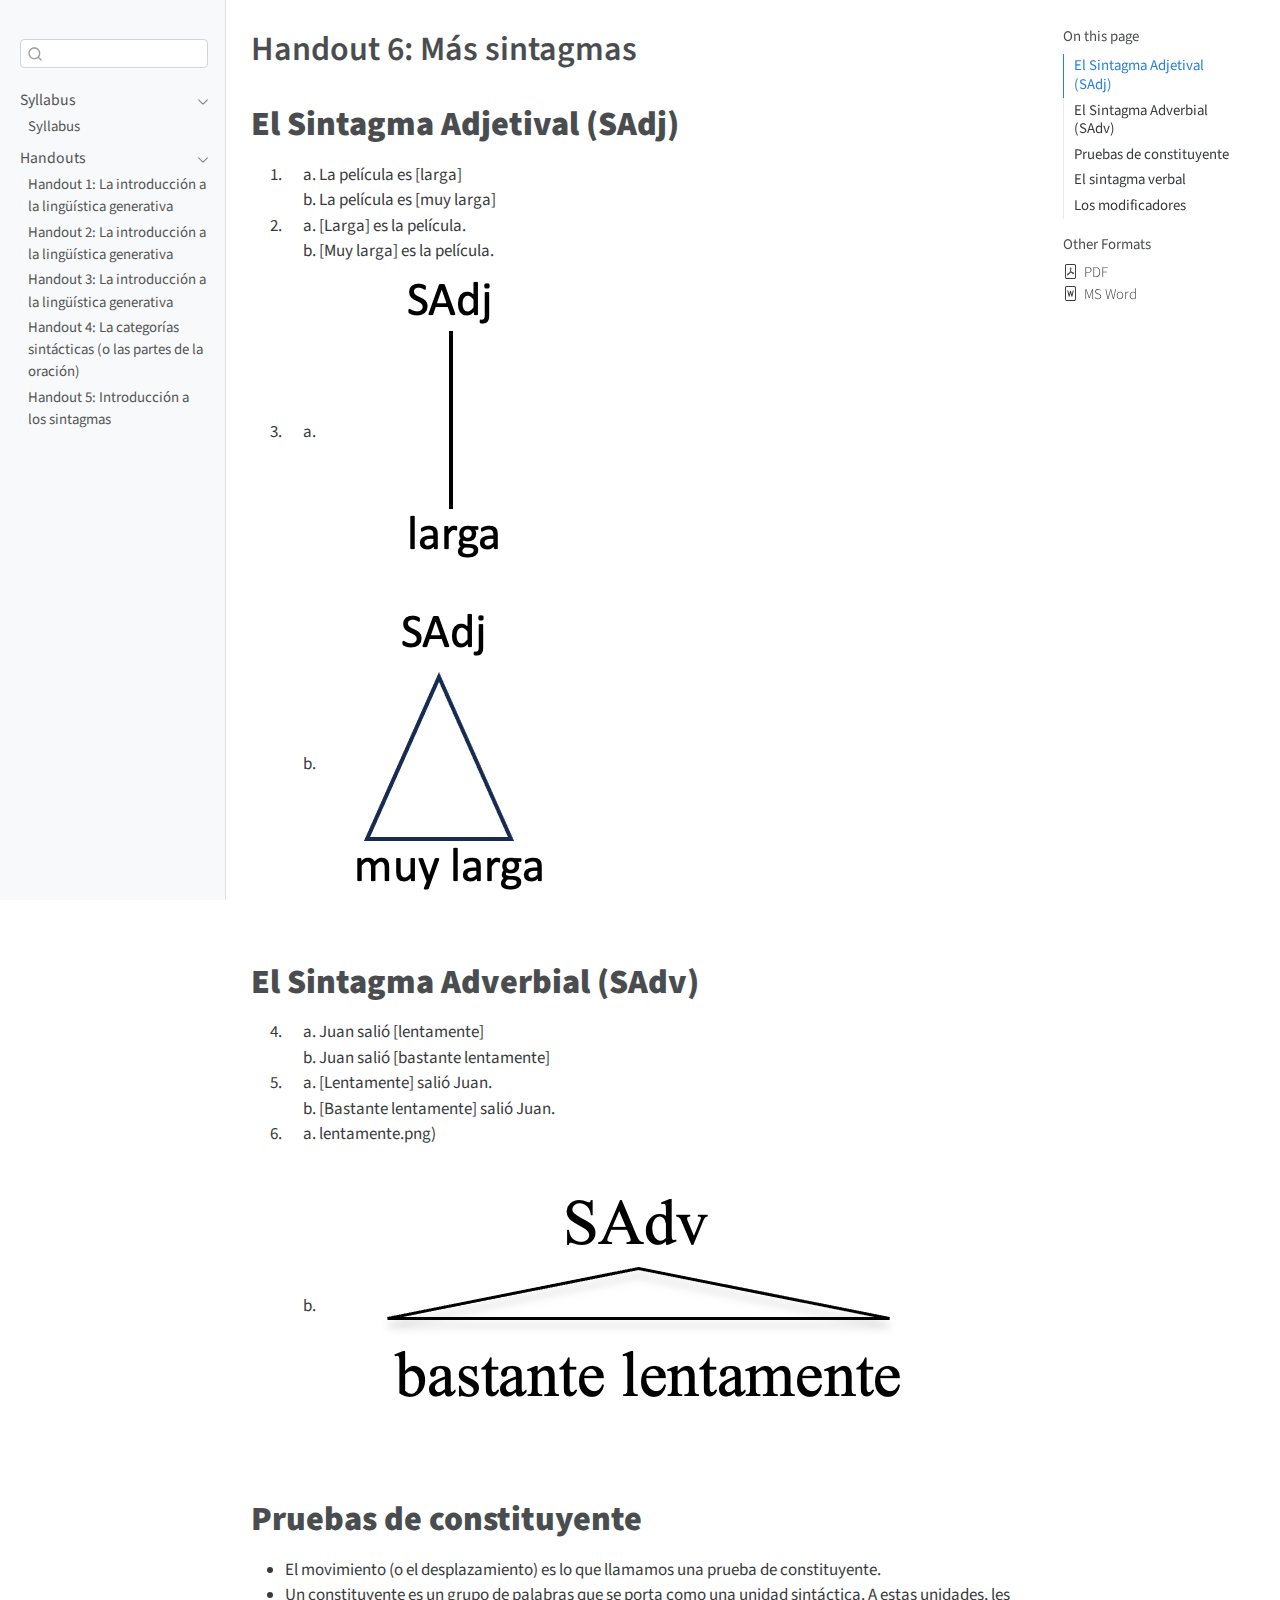
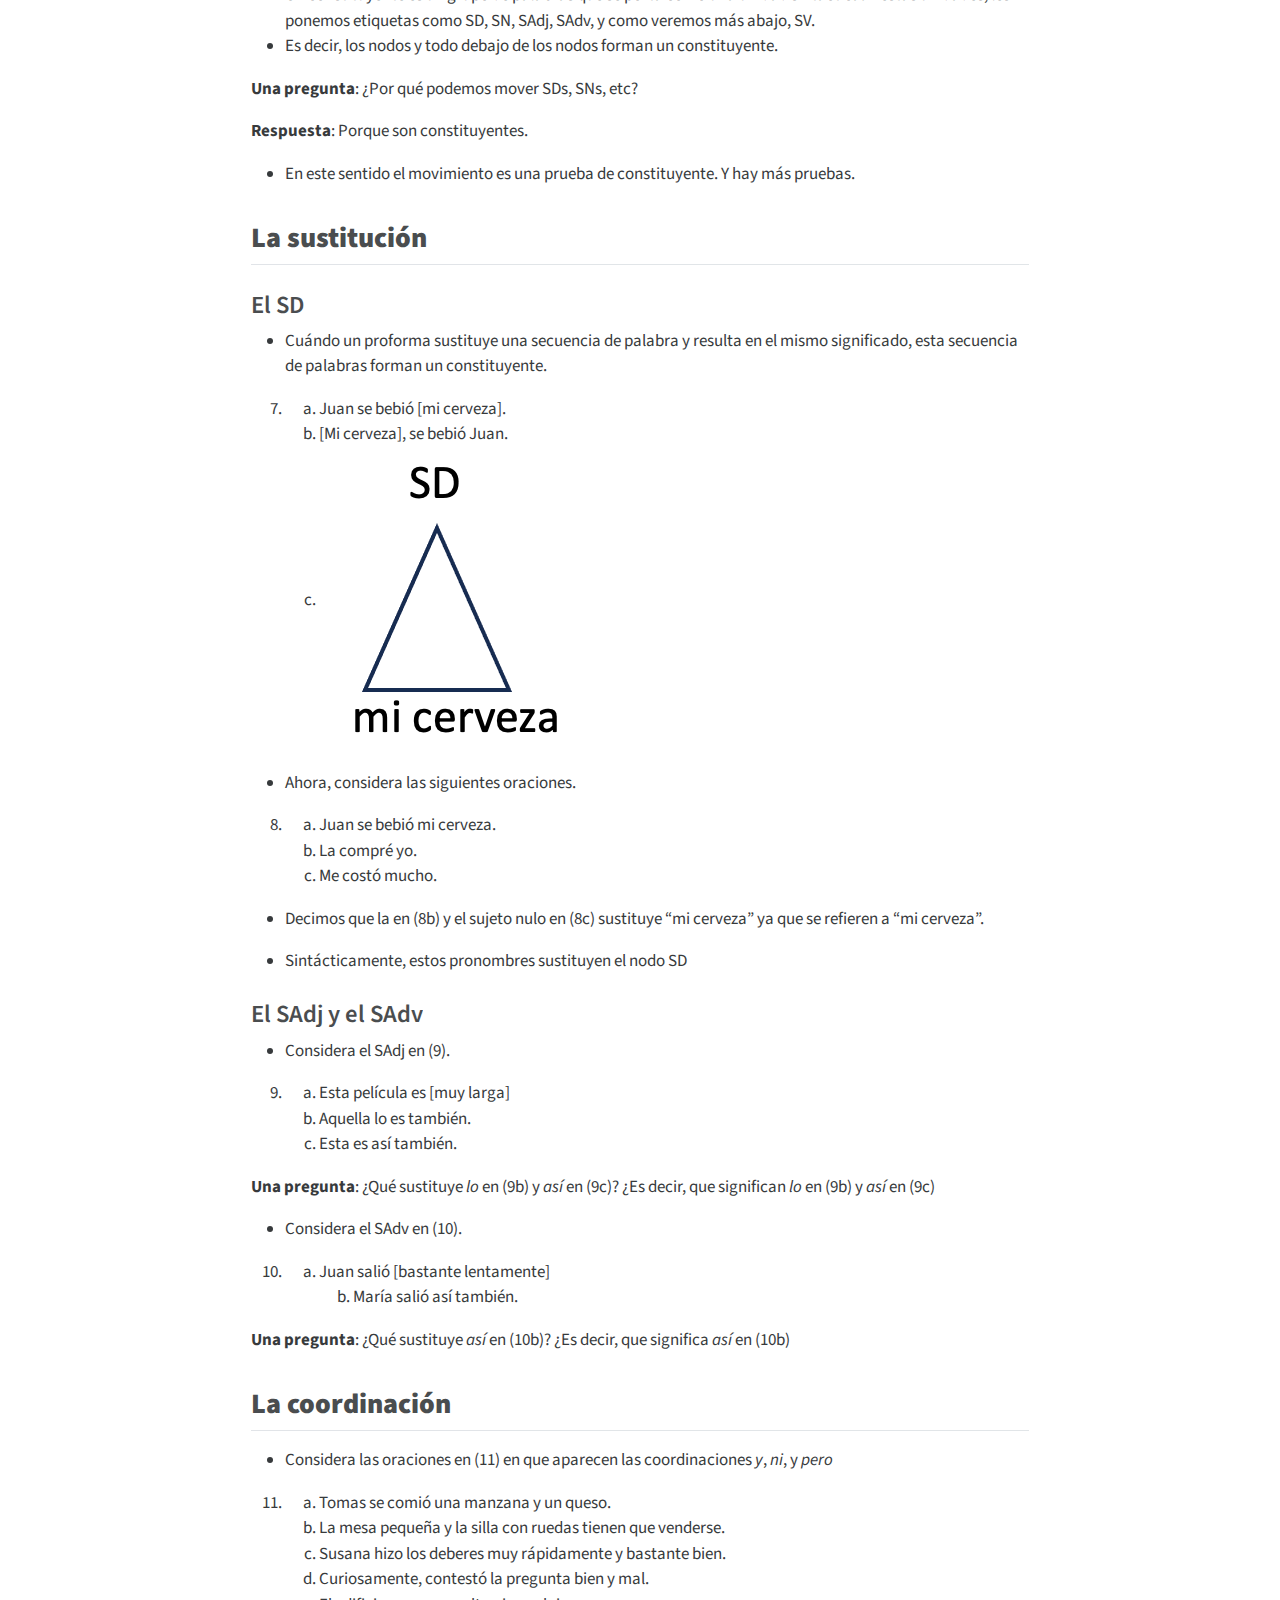
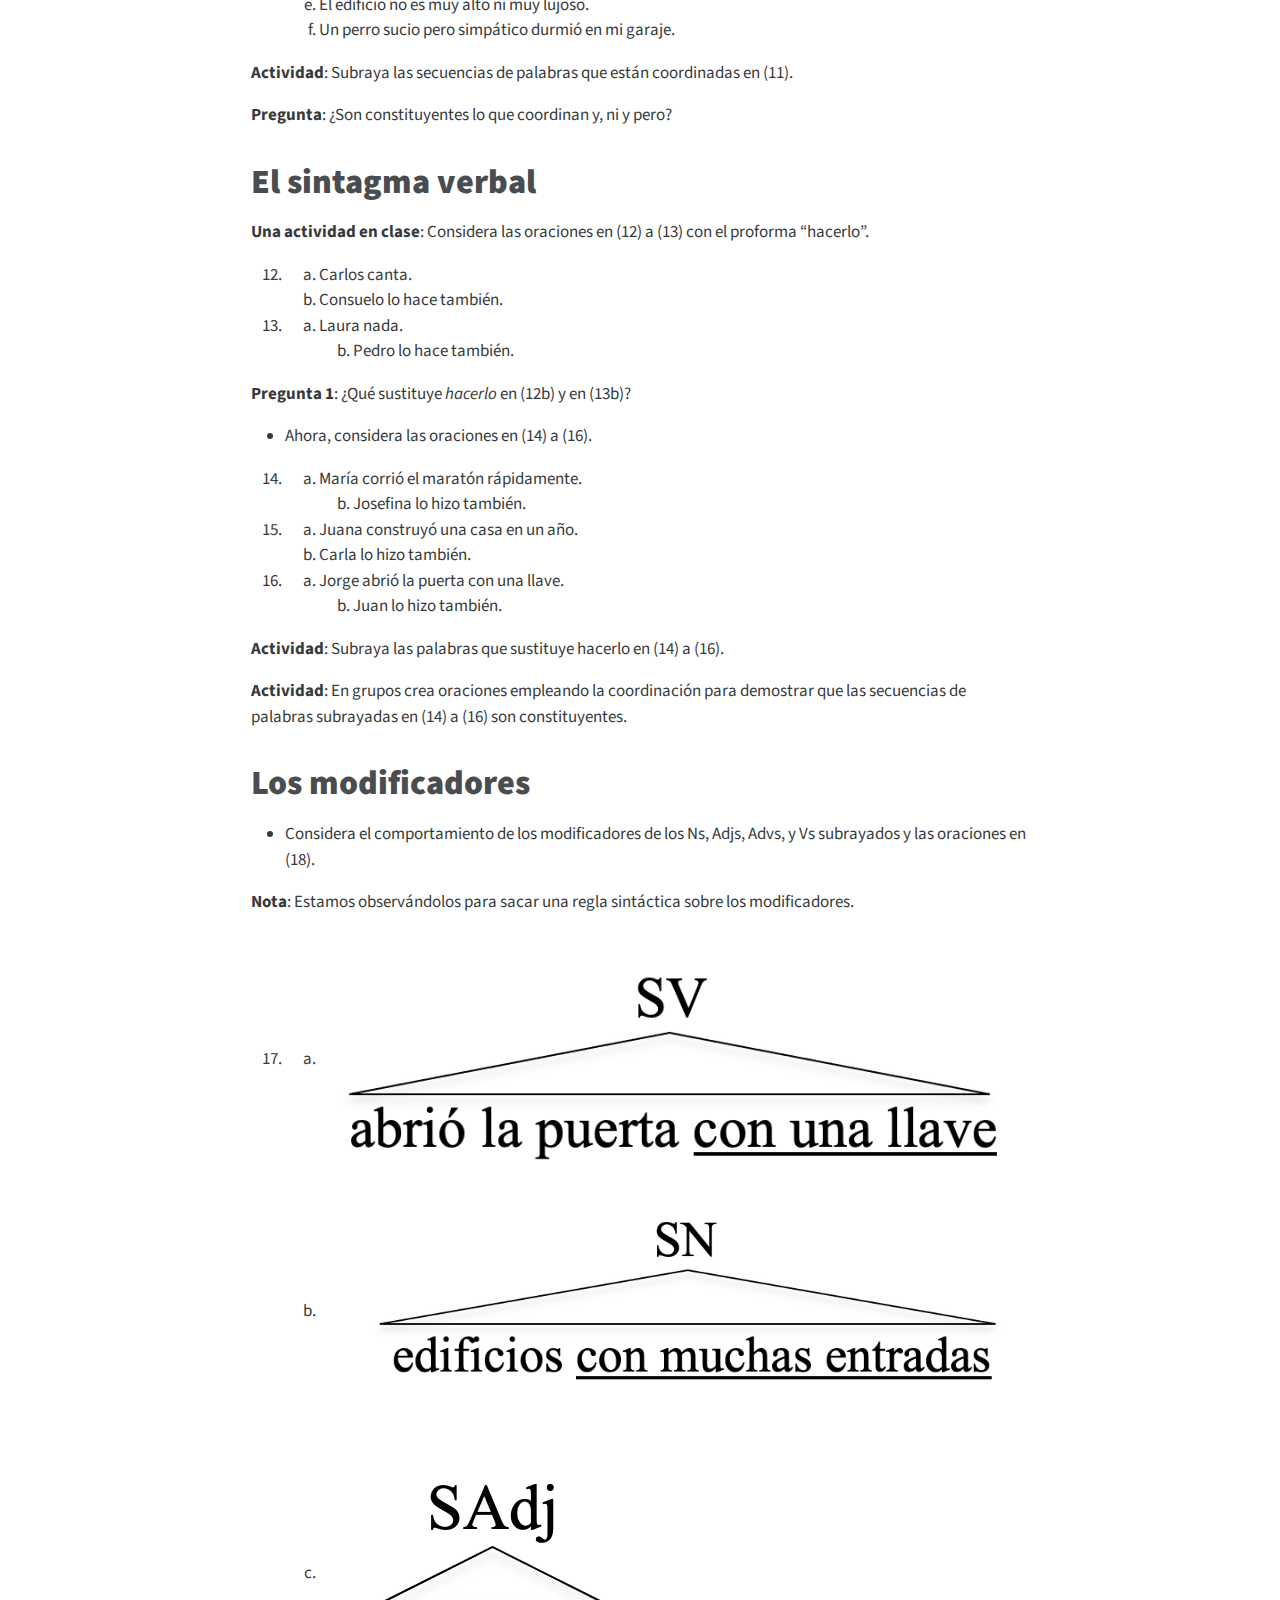
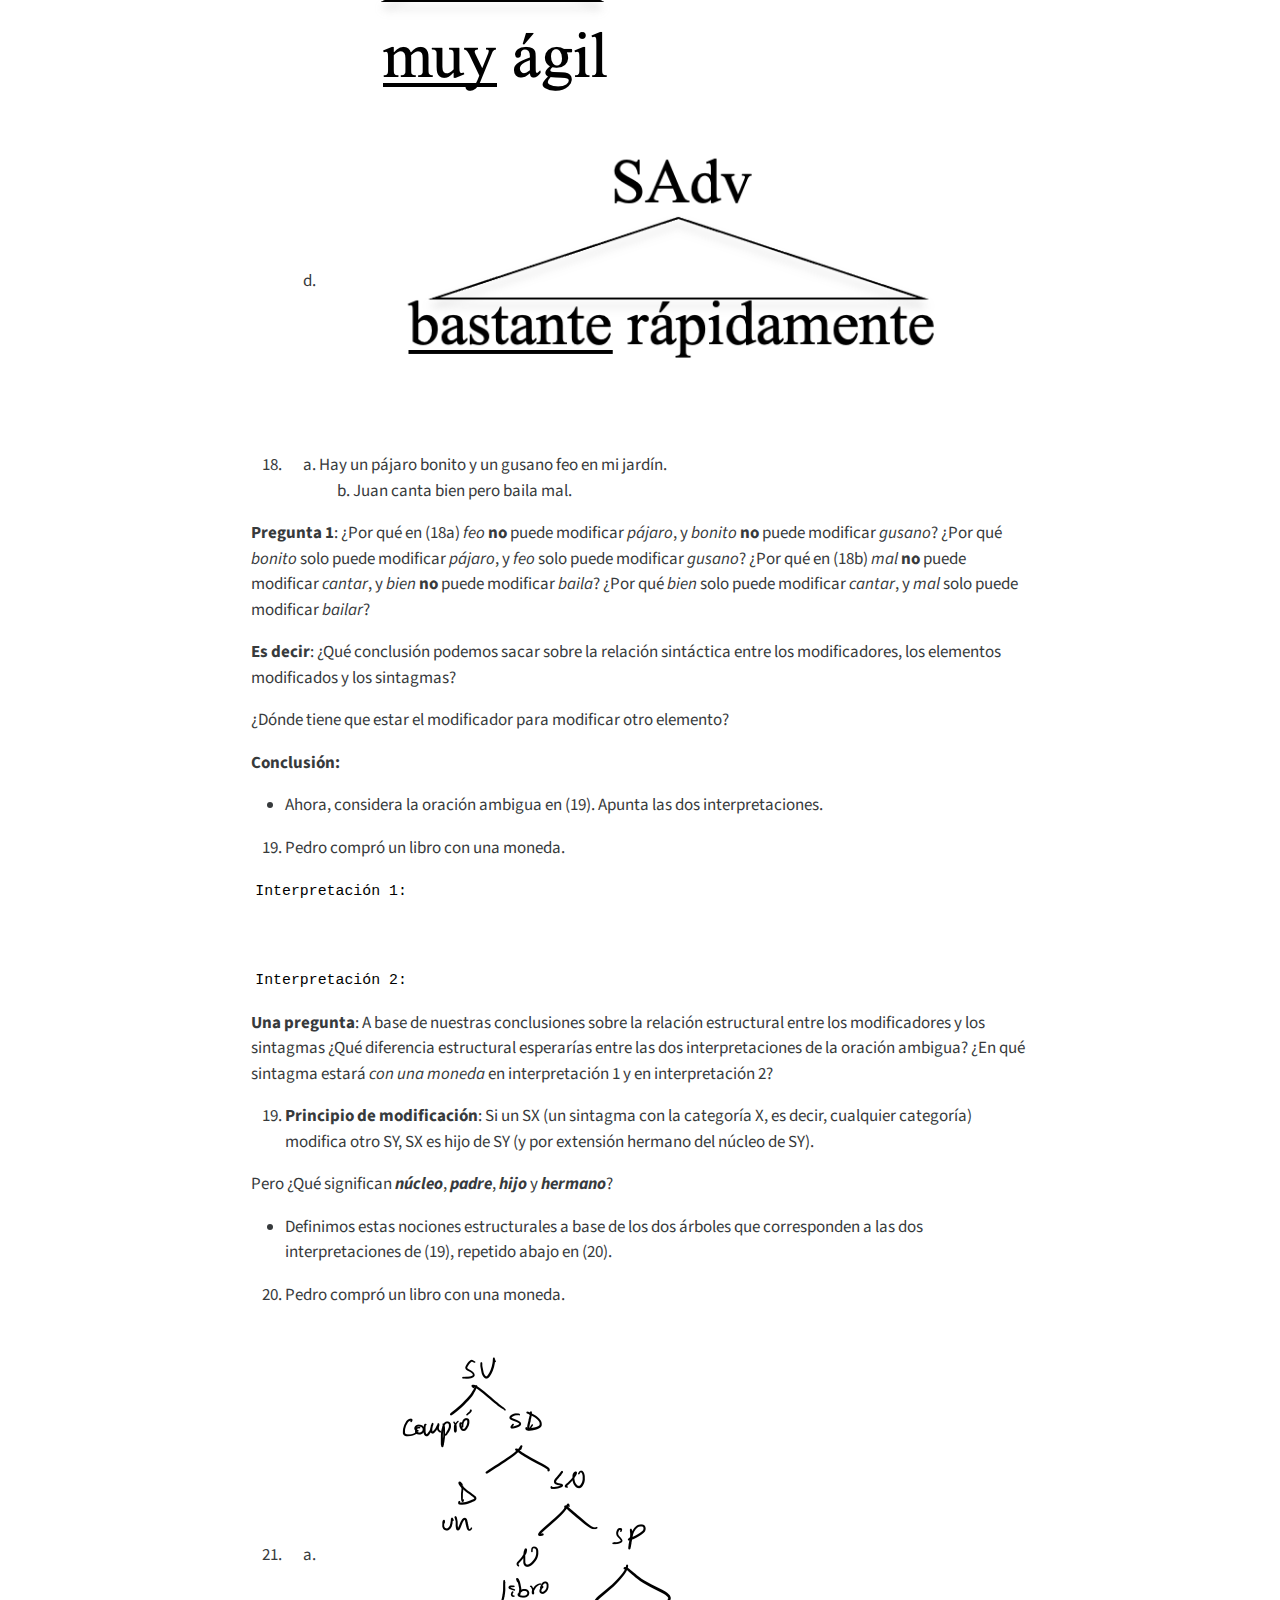
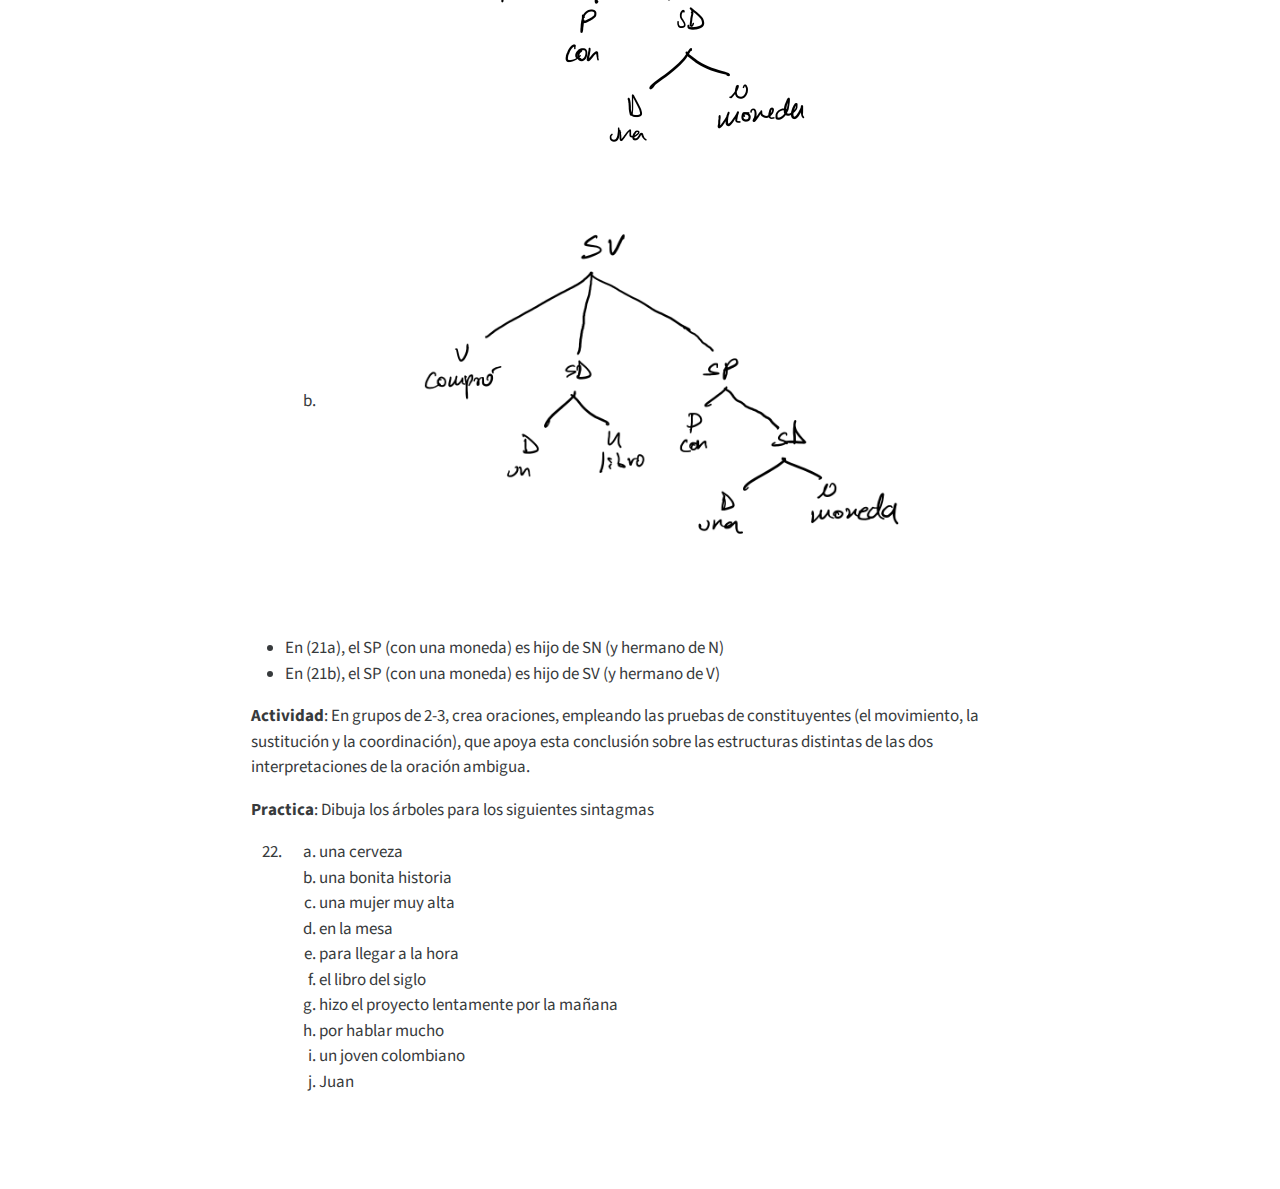
<file: docs/Handout_6.html>
<!DOCTYPE html>
<html xmlns="http://www.w3.org/1999/xhtml" lang="en" xml:lang="en"><head>

<meta charset="utf-8">
<meta name="generator" content="quarto-1.3.353">

<meta name="viewport" content="width=device-width, initial-scale=1.0, user-scalable=yes">


<title>Handout 6: Más sintagmas</title>
<style>
code{white-space: pre-wrap;}
span.smallcaps{font-variant: small-caps;}
div.columns{display: flex; gap: min(4vw, 1.5em);}
div.column{flex: auto; overflow-x: auto;}
div.hanging-indent{margin-left: 1.5em; text-indent: -1.5em;}
ul.task-list{list-style: none;}
ul.task-list li input[type="checkbox"] {
  width: 0.8em;
  margin: 0 0.8em 0.2em -1em; /* quarto-specific, see https://github.com/quarto-dev/quarto-cli/issues/4556 */ 
  vertical-align: middle;
}
</style>


<script src="site_libs/quarto-nav/quarto-nav.js"></script>
<script src="site_libs/quarto-nav/headroom.min.js"></script>
<script src="site_libs/clipboard/clipboard.min.js"></script>
<script src="site_libs/quarto-search/autocomplete.umd.js"></script>
<script src="site_libs/quarto-search/fuse.min.js"></script>
<script src="site_libs/quarto-search/quarto-search.js"></script>
<meta name="quarto:offset" content="./">
<script src="site_libs/quarto-html/quarto.js"></script>
<script src="site_libs/quarto-html/popper.min.js"></script>
<script src="site_libs/quarto-html/tippy.umd.min.js"></script>
<script src="site_libs/quarto-html/anchor.min.js"></script>
<link href="site_libs/quarto-html/tippy.css" rel="stylesheet">
<link href="site_libs/quarto-html/quarto-syntax-highlighting.css" rel="stylesheet" id="quarto-text-highlighting-styles">
<script src="site_libs/bootstrap/bootstrap.min.js"></script>
<link href="site_libs/bootstrap/bootstrap-icons.css" rel="stylesheet">
<link href="site_libs/bootstrap/bootstrap.min.css" rel="stylesheet" id="quarto-bootstrap" data-mode="light">
<script id="quarto-search-options" type="application/json">{
  "location": "sidebar",
  "copy-button": false,
  "collapse-after": 3,
  "panel-placement": "start",
  "type": "textbox",
  "limit": 20,
  "language": {
    "search-no-results-text": "No results",
    "search-matching-documents-text": "matching documents",
    "search-copy-link-title": "Copy link to search",
    "search-hide-matches-text": "Hide additional matches",
    "search-more-match-text": "more match in this document",
    "search-more-matches-text": "more matches in this document",
    "search-clear-button-title": "Clear",
    "search-detached-cancel-button-title": "Cancel",
    "search-submit-button-title": "Submit"
  }
}</script>


<link rel="stylesheet" href="styles.css">
</head>

<body class="nav-sidebar docked">

<div id="quarto-search-results"></div>
  <header id="quarto-header" class="headroom fixed-top">
  <nav class="quarto-secondary-nav">
    <div class="container-fluid d-flex">
      <button type="button" class="quarto-btn-toggle btn" data-bs-toggle="collapse" data-bs-target="#quarto-sidebar,#quarto-sidebar-glass" aria-controls="quarto-sidebar" aria-expanded="false" aria-label="Toggle sidebar navigation" onclick="if (window.quartoToggleHeadroom) { window.quartoToggleHeadroom(); }">
        <i class="bi bi-layout-text-sidebar-reverse"></i>
      </button>
      <nav class="quarto-page-breadcrumbs" aria-label="breadcrumb"><ol class="breadcrumb"><li class="breadcrumb-item">Handout 6: Más sintagmas</li></ol></nav>
      <a class="flex-grow-1" role="button" data-bs-toggle="collapse" data-bs-target="#quarto-sidebar,#quarto-sidebar-glass" aria-controls="quarto-sidebar" aria-expanded="false" aria-label="Toggle sidebar navigation" onclick="if (window.quartoToggleHeadroom) { window.quartoToggleHeadroom(); }">      
      </a>
      <button type="button" class="btn quarto-search-button" aria-label="Search" onclick="window.quartoOpenSearch();">
        <i class="bi bi-search"></i>
      </button>
    </div>
  </nav>
</header>
<!-- content -->
<div id="quarto-content" class="quarto-container page-columns page-rows-contents page-layout-article">
<!-- sidebar -->
  <nav id="quarto-sidebar" class="sidebar collapse collapse-horizontal sidebar-navigation docked overflow-auto">
        <div class="mt-2 flex-shrink-0 align-items-center">
        <div class="sidebar-search">
        <div id="quarto-search" class="" title="Search"></div>
        </div>
        </div>
    <div class="sidebar-menu-container"> 
    <ul class="list-unstyled mt-1">
        <li class="sidebar-item sidebar-item-section">
      <div class="sidebar-item-container"> 
            <a class="sidebar-item-text sidebar-link text-start" data-bs-toggle="collapse" data-bs-target="#quarto-sidebar-section-1" aria-expanded="true">
 <span class="menu-text">Syllabus</span></a>
          <a class="sidebar-item-toggle text-start" data-bs-toggle="collapse" data-bs-target="#quarto-sidebar-section-1" aria-expanded="true" aria-label="Toggle section">
            <i class="bi bi-chevron-right ms-2"></i>
          </a> 
      </div>
      <ul id="quarto-sidebar-section-1" class="collapse list-unstyled sidebar-section depth1 show">  
          <li class="sidebar-item">
  <div class="sidebar-item-container"> 
  <a href="./Syllabus.html" class="sidebar-item-text sidebar-link">
 <span class="menu-text">Syllabus</span></a>
  </div>
</li>
      </ul>
  </li>
        <li class="sidebar-item sidebar-item-section">
      <div class="sidebar-item-container"> 
            <a class="sidebar-item-text sidebar-link text-start" data-bs-toggle="collapse" data-bs-target="#quarto-sidebar-section-2" aria-expanded="true">
 <span class="menu-text">Handouts</span></a>
          <a class="sidebar-item-toggle text-start" data-bs-toggle="collapse" data-bs-target="#quarto-sidebar-section-2" aria-expanded="true" aria-label="Toggle section">
            <i class="bi bi-chevron-right ms-2"></i>
          </a> 
      </div>
      <ul id="quarto-sidebar-section-2" class="collapse list-unstyled sidebar-section depth1 show">  
          <li class="sidebar-item">
  <div class="sidebar-item-container"> 
  <a href="./Handout_1.html" class="sidebar-item-text sidebar-link">
 <span class="menu-text">Handout 1: La introducción a la lingüística generativa</span></a>
  </div>
</li>
          <li class="sidebar-item">
  <div class="sidebar-item-container"> 
  <a href="./Handout_week2.html" class="sidebar-item-text sidebar-link">
 <span class="menu-text">Handout 2: La introducción a la lingüística generativa</span></a>
  </div>
</li>
          <li class="sidebar-item">
  <div class="sidebar-item-container"> 
  <a href="./Handout_3.html" class="sidebar-item-text sidebar-link">
 <span class="menu-text">Handout 3: La introducción a la lingüística generativa</span></a>
  </div>
</li>
          <li class="sidebar-item">
  <div class="sidebar-item-container"> 
  <a href="./Handout_4.html" class="sidebar-item-text sidebar-link">
 <span class="menu-text">Handout 4: La categorías sintácticas (o las partes de la oración)</span></a>
  </div>
</li>
          <li class="sidebar-item">
  <div class="sidebar-item-container"> 
  <a href="./Handout_5.html" class="sidebar-item-text sidebar-link">
 <span class="menu-text">Handout 5: Introducción a los sintagmas</span></a>
  </div>
</li>
      </ul>
  </li>
    </ul>
    </div>
</nav>
<div id="quarto-sidebar-glass" data-bs-toggle="collapse" data-bs-target="#quarto-sidebar,#quarto-sidebar-glass"></div>
<!-- margin-sidebar -->
    <div id="quarto-margin-sidebar" class="sidebar margin-sidebar">
        <nav id="TOC" role="doc-toc" class="toc-active">
    <h2 id="toc-title">On this page</h2>
   
  <ul>
  <li><a href="#el-sintagma-adjetival-sadj" id="toc-el-sintagma-adjetival-sadj" class="nav-link active" data-scroll-target="#el-sintagma-adjetival-sadj"><strong>El Sintagma Adjetival (SAdj)</strong></a></li>
  <li><a href="#el-sintagma-adverbial-sadv" id="toc-el-sintagma-adverbial-sadv" class="nav-link" data-scroll-target="#el-sintagma-adverbial-sadv"><strong>El Sintagma Adverbial (SAdv)</strong></a></li>
  <li><a href="#pruebas-de-constituyente" id="toc-pruebas-de-constituyente" class="nav-link" data-scroll-target="#pruebas-de-constituyente"><strong>Pruebas de constituyente</strong></a>
  <ul class="collapse">
  <li><a href="#la-sustitución" id="toc-la-sustitución" class="nav-link" data-scroll-target="#la-sustitución"><strong>La sustitución</strong></a>
  <ul class="collapse">
  <li><a href="#el-sd" id="toc-el-sd" class="nav-link" data-scroll-target="#el-sd">El SD</a></li>
  <li><a href="#el-sadj-y-el-sadv" id="toc-el-sadj-y-el-sadv" class="nav-link" data-scroll-target="#el-sadj-y-el-sadv">El SAdj y el SAdv</a></li>
  </ul></li>
  <li><a href="#la-coordinación" id="toc-la-coordinación" class="nav-link" data-scroll-target="#la-coordinación"><strong>La coordinación</strong></a></li>
  </ul></li>
  <li><a href="#el-sintagma-verbal" id="toc-el-sintagma-verbal" class="nav-link" data-scroll-target="#el-sintagma-verbal"><strong>El sintagma verbal</strong></a></li>
  <li><a href="#los-modificadores" id="toc-los-modificadores" class="nav-link" data-scroll-target="#los-modificadores"><strong>Los modificadores</strong></a></li>
  </ul>
<div class="quarto-alternate-formats"><h2>Other Formats</h2><ul><li><a href="Handout_6.pdf"><i class="bi bi-file-pdf"></i>PDF</a></li><li><a href="Handout_6.docx"><i class="bi bi-file-word"></i>MS Word</a></li></ul></div></nav>
    </div>
<!-- main -->
<main class="content" id="quarto-document-content">

<header id="title-block-header" class="quarto-title-block default">
<div class="quarto-title">
<h1 class="title">Handout 6: Más sintagmas</h1>
</div>



<div class="quarto-title-meta">

    
  
    
  </div>
  

</header>

<section id="el-sintagma-adjetival-sadj" class="level1">
<h1><strong>El Sintagma Adjetival (SAdj)</strong></h1>
<ol type="1">
<li><ol type="a">
<li>La película es [larga]</li>
<li>La película es [muy larga]</li>
</ol></li>
<li><ol type="a">
<li>[Larga] es la película.</li>
<li>[Muy larga] es la película.</li>
</ol></li>
<li><ol type="a">
<li><img src="larga.png" class="img-fluid"></li>
<li><img src="muylarga.png" class="img-fluid"></li>
</ol></li>
</ol>
</section>
<section id="el-sintagma-adverbial-sadv" class="level1">
<h1><strong>El Sintagma Adverbial (SAdv)</strong></h1>
<ol start="4" type="1">
<li><ol type="a">
<li>Juan salió [lentamente]<br>
</li>
<li>Juan salió [bastante lentamente]</li>
</ol></li>
<li><ol type="a">
<li>[Lentamente] salió Juan.</li>
<li>[Bastante lentamente] salió Juan.</li>
</ol></li>
<li><ol type="a">
<li>lentamente.png)</li>
<li><img src="muylentamente.png" class="img-fluid"></li>
</ol></li>
</ol>
</section>
<section id="pruebas-de-constituyente" class="level1">
<h1><strong>Pruebas de constituyente</strong></h1>
<ul>
<li>El movimiento (o el desplazamiento) es lo que llamamos una prueba de constituyente.</li>
<li>Un constituyente es un grupo de palabras que se porta como una unidad sintáctica. A estas unidades, les ponemos etiquetas como SD, SN, SAdj, SAdv, y como veremos más abajo, SV.</li>
<li>Es decir, los nodos y todo debajo de los nodos forman un constituyente.</li>
</ul>
<p><strong>Una pregunta</strong>: ¿Por qué podemos mover SDs, SNs, etc?</p>
<p><strong>Respuesta</strong>: Porque son constituyentes.</p>
<ul>
<li>En este sentido el movimiento es una prueba de constituyente. Y hay más pruebas.</li>
</ul>
<section id="la-sustitución" class="level2">
<h2 class="anchored" data-anchor-id="la-sustitución"><strong>La sustitución</strong></h2>
<section id="el-sd" class="level3">
<h3 class="anchored" data-anchor-id="el-sd">El SD</h3>
<ul>
<li>Cuándo un proforma sustituye una secuencia de palabra y resulta en el mismo significado, esta secuencia de palabras forman un constituyente.</li>
</ul>
<ol start="7" type="1">
<li><ol type="a">
<li>Juan se bebió [mi cerveza].</li>
<li>[Mi cerveza], se bebió Juan.</li>
<li><img src="micerveza.png" class="img-fluid"></li>
</ol></li>
</ol>
<ul>
<li>Ahora, considera las siguientes oraciones.</li>
</ul>
<ol start="8" type="1">
<li><ol type="a">
<li>Juan se bebió mi cerveza.</li>
<li>La compré yo.</li>
<li>Me costó mucho.</li>
</ol></li>
</ol>
<ul>
<li><p>Decimos que la en (8b) y el sujeto nulo en (8c) sustituye “mi cerveza” ya que se refieren a “mi cerveza”.</p></li>
<li><p>Sintácticamente, estos pronombres sustituyen el nodo SD</p></li>
</ul>
</section>
<section id="el-sadj-y-el-sadv" class="level3">
<h3 class="anchored" data-anchor-id="el-sadj-y-el-sadv">El SAdj y el SAdv</h3>
<ul>
<li>Considera el SAdj en (9).</li>
</ul>
<ol start="9" type="1">
<li><ol type="a">
<li>Esta película es [muy larga]</li>
<li>Aquella lo es también.</li>
<li>Esta es así también.</li>
</ol></li>
</ol>
<p><strong>Una pregunta</strong>: ¿Qué sustituye <em>lo</em> en (9b) y <em>así</em> en (9c)? ¿Es decir, que significan <em>lo</em> en (9b) y <em>así</em> en (9c)</p>
<ul>
<li>Considera el SAdv en (10).</li>
</ul>
<ol start="10" type="1">
<li><ol type="a">
<li>Juan salió [bastante lentamente]
<ol start="2" type="a">
<li>María salió así también.</li>
</ol></li>
</ol></li>
</ol>
<p><strong>Una pregunta</strong>: ¿Qué sustituye <em>así</em> en (10b)? ¿Es decir, que significa <em>así</em> en (10b)</p>
</section>
</section>
<section id="la-coordinación" class="level2">
<h2 class="anchored" data-anchor-id="la-coordinación"><strong>La coordinación</strong></h2>
<ul>
<li>Considera las oraciones en (11) en que aparecen las coordinaciones <em>y</em>, <em>ni</em>, y <em>pero</em></li>
</ul>
<ol start="11" type="1">
<li><ol type="a">
<li>Tomas se comió una manzana y un queso.</li>
<li>La mesa pequeña y la silla con ruedas tienen que venderse.</li>
<li>Susana hizo los deberes muy rápidamente y bastante bien.</li>
<li>Curiosamente, contestó la pregunta bien y mal.</li>
<li>El edificio no es muy alto ni muy lujoso.</li>
<li>Un perro sucio pero simpático durmió en mi garaje.</li>
</ol></li>
</ol>
<p><strong>Actividad</strong>: Subraya las secuencias de palabras que están coordinadas en (11).</p>
<p><strong>Pregunta</strong>: ¿Son constituyentes lo que coordinan y, ni y pero?</p>
</section>
</section>
<section id="el-sintagma-verbal" class="level1">
<h1><strong>El sintagma verbal</strong></h1>
<p><strong>Una actividad en clase</strong>: Considera las oraciones en (12) a (13) con el proforma “hacerlo”.</p>
<ol start="12" type="1">
<li><ol type="a">
<li>Carlos canta.</li>
<li>Consuelo lo hace también.</li>
</ol></li>
<li><ol type="a">
<li>Laura nada.
<ol start="2" type="a">
<li>Pedro lo hace también.</li>
</ol></li>
</ol></li>
</ol>
<p><strong>Pregunta 1</strong>: ¿Qué sustituye <em>hacerlo</em> en (12b) y en (13b)?</p>
<ul>
<li>Ahora, considera las oraciones en (14) a (16).</li>
</ul>
<ol start="14" type="1">
<li><ol type="a">
<li>María corrió el maratón rápidamente.
<ol start="2" type="a">
<li>Josefina lo hizo también.</li>
</ol></li>
</ol></li>
<li><ol type="a">
<li>Juana construyó una casa en un año.</li>
<li>Carla lo hizo también.</li>
</ol></li>
<li><ol type="a">
<li>Jorge abrió la puerta con una llave.
<ol start="2" type="a">
<li>Juan lo hizo también.</li>
</ol></li>
</ol></li>
</ol>
<p><strong>Actividad</strong>: Subraya las palabras que sustituye hacerlo en (14) a (16).</p>
<p><strong>Actividad</strong>: En grupos crea oraciones empleando la coordinación para demostrar que las secuencias de palabras subrayadas en (14) a (16) son constituyentes.</p>
</section>
<section id="los-modificadores" class="level1">
<h1><strong>Los modificadores</strong></h1>
<ul>
<li>Considera el comportamiento de los modificadores de los Ns, Adjs, Advs, y Vs subrayados y las oraciones en (18).</li>
</ul>
<p><strong>Nota</strong>: Estamos observándolos para sacar una regla sintáctica sobre los modificadores.</p>
<ol start="17" type="1">
<li><ol type="a">
<li><img src="conllave.png" class="img-fluid"></li>
<li><img src="muchasentradas.png" class="img-fluid"></li>
<li><img src="muyagil.png" class="img-fluid"></li>
<li><img src="rapidamente.png" class="img-fluid"></li>
</ol></li>
<li><ol type="a">
<li>Hay un pájaro bonito y un gusano feo en mi jardín.
<ol start="2" type="a">
<li>Juan canta bien pero baila mal.</li>
</ol></li>
</ol></li>
</ol>
<p><strong>Pregunta 1</strong>: ¿Por qué en (18a) <em>feo</em> <strong>no</strong> puede modificar <em>pájaro</em>, y <em>bonito</em> <strong>no</strong> puede modificar <em>gusano</em>? ¿Por qué <em>bonito</em> solo puede modificar <em>pájaro</em>, y <em>feo</em> solo puede modificar <em>gusano</em>? ¿Por qué en (18b) <em>mal</em> <strong>no</strong> puede modificar <em>cantar</em>, y <em>bien</em> <strong>no</strong> puede modificar <em>baila</em>? ¿Por qué <em>bien</em> solo puede modificar <em>cantar</em>, y <em>mal</em> solo puede modificar <em>bailar</em>?</p>
<p><strong>Es decir</strong>: ¿Qué conclusión podemos sacar sobre la relación sintáctica entre los modificadores, los elementos modificados y los sintagmas?</p>
<p>¿Dónde tiene que estar el modificador para modificar otro elemento?</p>
<p><strong>Conclusión:</strong></p>
<ul>
<li>Ahora, considera la oración ambigua en (19). Apunta las dos interpretaciones.</li>
</ul>
<ol start="19" type="1">
<li>Pedro compró un libro con una moneda.</li>
</ol>
<pre><code>Interpretación 1:



Interpretación 2:</code></pre>
<p><strong>Una pregunta</strong>: A base de nuestras conclusiones sobre la relación estructural entre los modificadores y los sintagmas ¿Qué diferencia estructural esperarías entre las dos interpretaciones de la oración ambigua? ¿En qué sintagma estará <em>con una moneda</em> en interpretación 1 y en interpretación 2?</p>
<ol start="19" type="1">
<li><strong>Principio de modificación</strong>: Si un SX (un sintagma con la categoría X, es decir, cualquier categoría) modifica otro SY, SX es hijo de SY (y por extensión hermano del núcleo de SY).</li>
</ol>
<p>Pero ¿Qué significan <strong><em>núcleo</em></strong>, <strong><em>padre</em></strong>, <strong><em>hijo</em></strong> y <strong><em>hermano</em></strong>?</p>
<ul>
<li>Definimos estas nociones estructurales a base de los dos árboles que corresponden a las dos interpretaciones de (19), repetido abajo en (20).</li>
</ul>
<ol start="20" type="1">
<li><p>Pedro compró un libro con una moneda.</p></li>
<li><ol type="a">
<li><img src="structure1.png" class="img-fluid"></li>
<li><img src="structure2.png" class="img-fluid"></li>
</ol></li>
</ol>
<ul>
<li>En (21a), el SP (con una moneda) es hijo de SN (y hermano de N)</li>
<li>En (21b), el SP (con una moneda) es hijo de SV (y hermano de V)</li>
</ul>
<p><strong>Actividad</strong>: En grupos de 2-3, crea oraciones, empleando las pruebas de constituyentes (el movimiento, la sustitución y la coordinación), que apoya esta conclusión sobre las estructuras distintas de las dos interpretaciones de la oración ambigua.</p>
<p><strong>Practica</strong>: Dibuja los árboles para los siguientes sintagmas</p>
<ol start="22" type="1">
<li><ol type="a">
<li>una cerveza</li>
<li>una bonita historia</li>
<li>una mujer muy alta</li>
<li>en la mesa</li>
<li>para llegar a la hora</li>
<li>el libro del siglo</li>
<li>hizo el proyecto lentamente por la mañana</li>
<li>por hablar mucho</li>
<li>un joven colombiano</li>
<li>Juan</li>
</ol></li>
</ol>


</section>

</main> <!-- /main -->
<script id="quarto-html-after-body" type="application/javascript">
window.document.addEventListener("DOMContentLoaded", function (event) {
  const toggleBodyColorMode = (bsSheetEl) => {
    const mode = bsSheetEl.getAttribute("data-mode");
    const bodyEl = window.document.querySelector("body");
    if (mode === "dark") {
      bodyEl.classList.add("quarto-dark");
      bodyEl.classList.remove("quarto-light");
    } else {
      bodyEl.classList.add("quarto-light");
      bodyEl.classList.remove("quarto-dark");
    }
  }
  const toggleBodyColorPrimary = () => {
    const bsSheetEl = window.document.querySelector("link#quarto-bootstrap");
    if (bsSheetEl) {
      toggleBodyColorMode(bsSheetEl);
    }
  }
  toggleBodyColorPrimary();  
  const icon = "";
  const anchorJS = new window.AnchorJS();
  anchorJS.options = {
    placement: 'right',
    icon: icon
  };
  anchorJS.add('.anchored');
  const isCodeAnnotation = (el) => {
    for (const clz of el.classList) {
      if (clz.startsWith('code-annotation-')) {                     
        return true;
      }
    }
    return false;
  }
  const clipboard = new window.ClipboardJS('.code-copy-button', {
    text: function(trigger) {
      const codeEl = trigger.previousElementSibling.cloneNode(true);
      for (const childEl of codeEl.children) {
        if (isCodeAnnotation(childEl)) {
          childEl.remove();
        }
      }
      return codeEl.innerText;
    }
  });
  clipboard.on('success', function(e) {
    // button target
    const button = e.trigger;
    // don't keep focus
    button.blur();
    // flash "checked"
    button.classList.add('code-copy-button-checked');
    var currentTitle = button.getAttribute("title");
    button.setAttribute("title", "Copied!");
    let tooltip;
    if (window.bootstrap) {
      button.setAttribute("data-bs-toggle", "tooltip");
      button.setAttribute("data-bs-placement", "left");
      button.setAttribute("data-bs-title", "Copied!");
      tooltip = new bootstrap.Tooltip(button, 
        { trigger: "manual", 
          customClass: "code-copy-button-tooltip",
          offset: [0, -8]});
      tooltip.show();    
    }
    setTimeout(function() {
      if (tooltip) {
        tooltip.hide();
        button.removeAttribute("data-bs-title");
        button.removeAttribute("data-bs-toggle");
        button.removeAttribute("data-bs-placement");
      }
      button.setAttribute("title", currentTitle);
      button.classList.remove('code-copy-button-checked');
    }, 1000);
    // clear code selection
    e.clearSelection();
  });
  function tippyHover(el, contentFn) {
    const config = {
      allowHTML: true,
      content: contentFn,
      maxWidth: 500,
      delay: 100,
      arrow: false,
      appendTo: function(el) {
          return el.parentElement;
      },
      interactive: true,
      interactiveBorder: 10,
      theme: 'quarto',
      placement: 'bottom-start'
    };
    window.tippy(el, config); 
  }
  const noterefs = window.document.querySelectorAll('a[role="doc-noteref"]');
  for (var i=0; i<noterefs.length; i++) {
    const ref = noterefs[i];
    tippyHover(ref, function() {
      // use id or data attribute instead here
      let href = ref.getAttribute('data-footnote-href') || ref.getAttribute('href');
      try { href = new URL(href).hash; } catch {}
      const id = href.replace(/^#\/?/, "");
      const note = window.document.getElementById(id);
      return note.innerHTML;
    });
  }
      let selectedAnnoteEl;
      const selectorForAnnotation = ( cell, annotation) => {
        let cellAttr = 'data-code-cell="' + cell + '"';
        let lineAttr = 'data-code-annotation="' +  annotation + '"';
        const selector = 'span[' + cellAttr + '][' + lineAttr + ']';
        return selector;
      }
      const selectCodeLines = (annoteEl) => {
        const doc = window.document;
        const targetCell = annoteEl.getAttribute("data-target-cell");
        const targetAnnotation = annoteEl.getAttribute("data-target-annotation");
        const annoteSpan = window.document.querySelector(selectorForAnnotation(targetCell, targetAnnotation));
        const lines = annoteSpan.getAttribute("data-code-lines").split(",");
        const lineIds = lines.map((line) => {
          return targetCell + "-" + line;
        })
        let top = null;
        let height = null;
        let parent = null;
        if (lineIds.length > 0) {
            //compute the position of the single el (top and bottom and make a div)
            const el = window.document.getElementById(lineIds[0]);
            top = el.offsetTop;
            height = el.offsetHeight;
            parent = el.parentElement.parentElement;
          if (lineIds.length > 1) {
            const lastEl = window.document.getElementById(lineIds[lineIds.length - 1]);
            const bottom = lastEl.offsetTop + lastEl.offsetHeight;
            height = bottom - top;
          }
          if (top !== null && height !== null && parent !== null) {
            // cook up a div (if necessary) and position it 
            let div = window.document.getElementById("code-annotation-line-highlight");
            if (div === null) {
              div = window.document.createElement("div");
              div.setAttribute("id", "code-annotation-line-highlight");
              div.style.position = 'absolute';
              parent.appendChild(div);
            }
            div.style.top = top - 2 + "px";
            div.style.height = height + 4 + "px";
            let gutterDiv = window.document.getElementById("code-annotation-line-highlight-gutter");
            if (gutterDiv === null) {
              gutterDiv = window.document.createElement("div");
              gutterDiv.setAttribute("id", "code-annotation-line-highlight-gutter");
              gutterDiv.style.position = 'absolute';
              const codeCell = window.document.getElementById(targetCell);
              const gutter = codeCell.querySelector('.code-annotation-gutter');
              gutter.appendChild(gutterDiv);
            }
            gutterDiv.style.top = top - 2 + "px";
            gutterDiv.style.height = height + 4 + "px";
          }
          selectedAnnoteEl = annoteEl;
        }
      };
      const unselectCodeLines = () => {
        const elementsIds = ["code-annotation-line-highlight", "code-annotation-line-highlight-gutter"];
        elementsIds.forEach((elId) => {
          const div = window.document.getElementById(elId);
          if (div) {
            div.remove();
          }
        });
        selectedAnnoteEl = undefined;
      };
      // Attach click handler to the DT
      const annoteDls = window.document.querySelectorAll('dt[data-target-cell]');
      for (const annoteDlNode of annoteDls) {
        annoteDlNode.addEventListener('click', (event) => {
          const clickedEl = event.target;
          if (clickedEl !== selectedAnnoteEl) {
            unselectCodeLines();
            const activeEl = window.document.querySelector('dt[data-target-cell].code-annotation-active');
            if (activeEl) {
              activeEl.classList.remove('code-annotation-active');
            }
            selectCodeLines(clickedEl);
            clickedEl.classList.add('code-annotation-active');
          } else {
            // Unselect the line
            unselectCodeLines();
            clickedEl.classList.remove('code-annotation-active');
          }
        });
      }
  const findCites = (el) => {
    const parentEl = el.parentElement;
    if (parentEl) {
      const cites = parentEl.dataset.cites;
      if (cites) {
        return {
          el,
          cites: cites.split(' ')
        };
      } else {
        return findCites(el.parentElement)
      }
    } else {
      return undefined;
    }
  };
  var bibliorefs = window.document.querySelectorAll('a[role="doc-biblioref"]');
  for (var i=0; i<bibliorefs.length; i++) {
    const ref = bibliorefs[i];
    const citeInfo = findCites(ref);
    if (citeInfo) {
      tippyHover(citeInfo.el, function() {
        var popup = window.document.createElement('div');
        citeInfo.cites.forEach(function(cite) {
          var citeDiv = window.document.createElement('div');
          citeDiv.classList.add('hanging-indent');
          citeDiv.classList.add('csl-entry');
          var biblioDiv = window.document.getElementById('ref-' + cite);
          if (biblioDiv) {
            citeDiv.innerHTML = biblioDiv.innerHTML;
          }
          popup.appendChild(citeDiv);
        });
        return popup.innerHTML;
      });
    }
  }
});
</script>
</div> <!-- /content -->



</body></html>
</file>
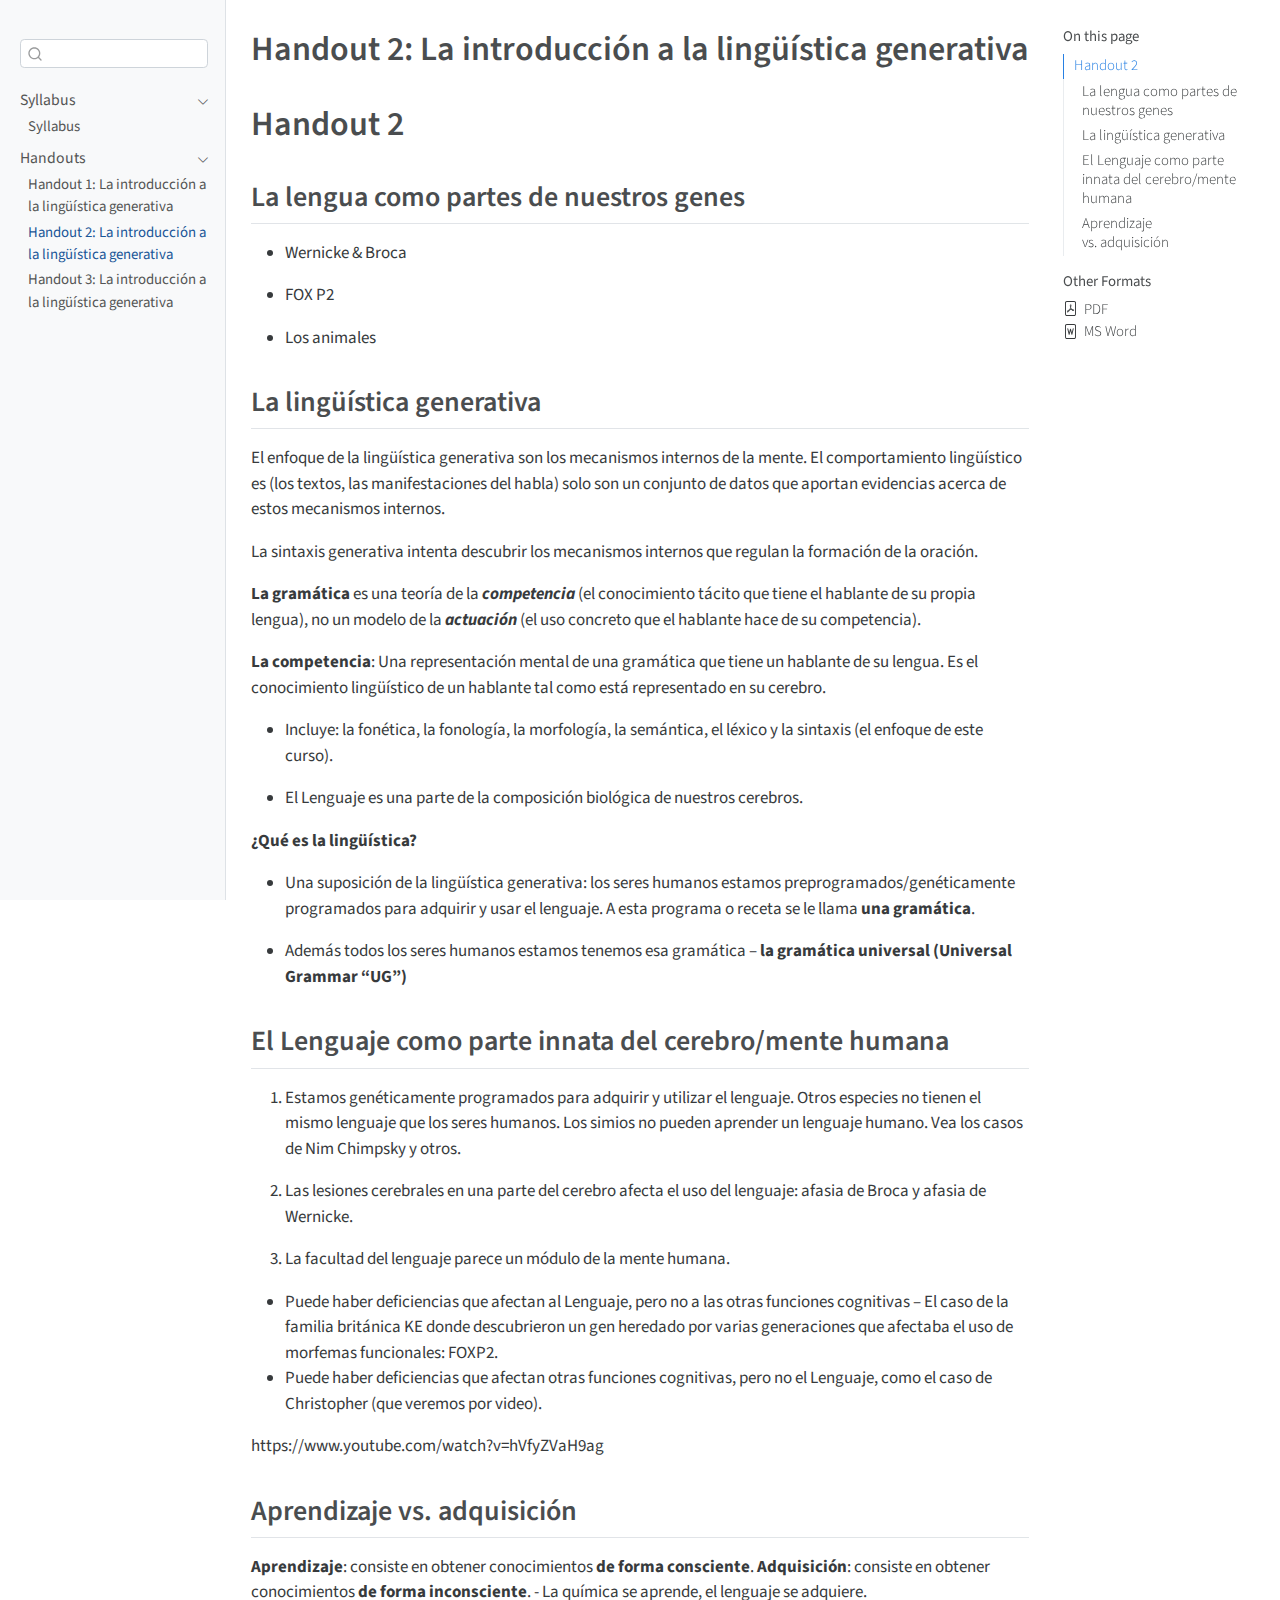
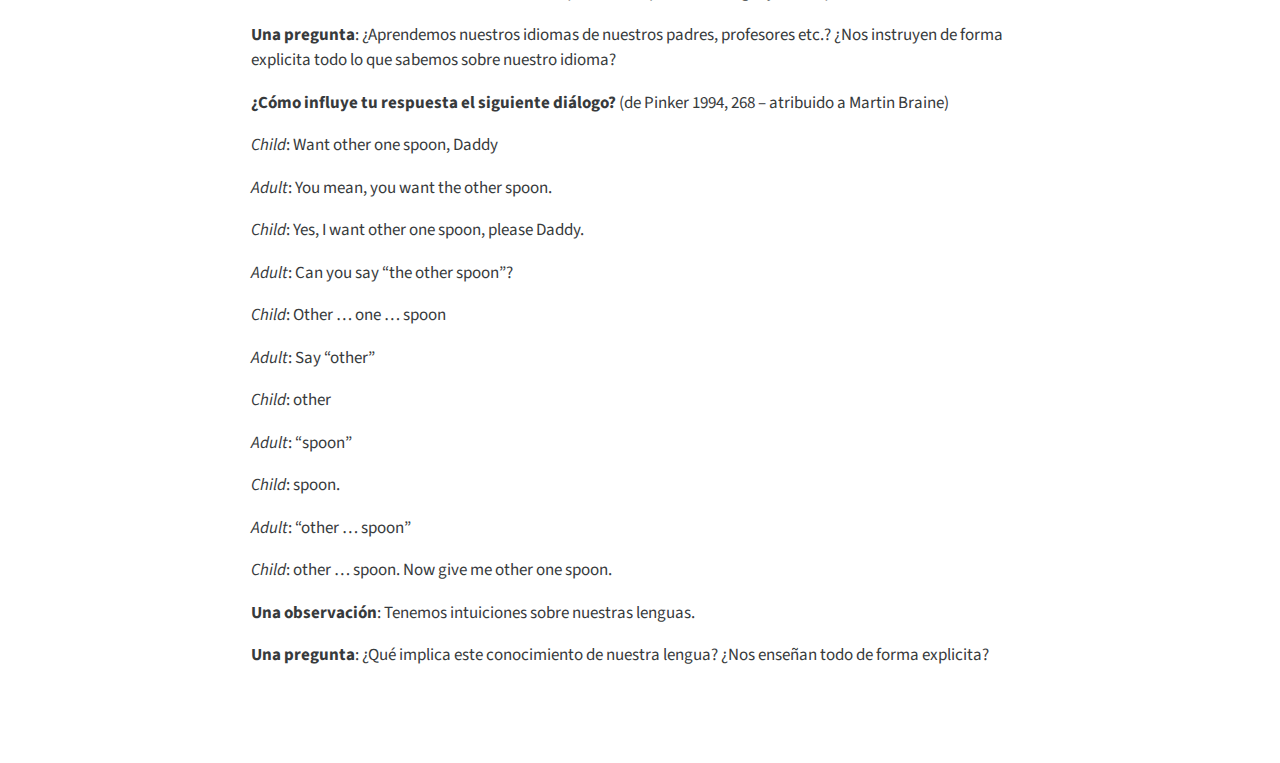
<file: docs/Handout_week2.html>
<!DOCTYPE html>
<html xmlns="http://www.w3.org/1999/xhtml" lang="en" xml:lang="en"><head>

<meta charset="utf-8">
<meta name="generator" content="quarto-1.3.433">

<meta name="viewport" content="width=device-width, initial-scale=1.0, user-scalable=yes">


<title>Handout 2: La introducción a la lingüística generativa</title>
<style>
code{white-space: pre-wrap;}
span.smallcaps{font-variant: small-caps;}
div.columns{display: flex; gap: min(4vw, 1.5em);}
div.column{flex: auto; overflow-x: auto;}
div.hanging-indent{margin-left: 1.5em; text-indent: -1.5em;}
ul.task-list{list-style: none;}
ul.task-list li input[type="checkbox"] {
  width: 0.8em;
  margin: 0 0.8em 0.2em -1em; /* quarto-specific, see https://github.com/quarto-dev/quarto-cli/issues/4556 */ 
  vertical-align: middle;
}
</style>


<script src="site_libs/quarto-nav/quarto-nav.js"></script>
<script src="site_libs/quarto-nav/headroom.min.js"></script>
<script src="site_libs/clipboard/clipboard.min.js"></script>
<script src="site_libs/quarto-search/autocomplete.umd.js"></script>
<script src="site_libs/quarto-search/fuse.min.js"></script>
<script src="site_libs/quarto-search/quarto-search.js"></script>
<meta name="quarto:offset" content="./">
<script src="site_libs/quarto-html/quarto.js"></script>
<script src="site_libs/quarto-html/popper.min.js"></script>
<script src="site_libs/quarto-html/tippy.umd.min.js"></script>
<script src="site_libs/quarto-html/anchor.min.js"></script>
<link href="site_libs/quarto-html/tippy.css" rel="stylesheet">
<link href="site_libs/quarto-html/quarto-syntax-highlighting.css" rel="stylesheet" id="quarto-text-highlighting-styles">
<script src="site_libs/bootstrap/bootstrap.min.js"></script>
<link href="site_libs/bootstrap/bootstrap-icons.css" rel="stylesheet">
<link href="site_libs/bootstrap/bootstrap.min.css" rel="stylesheet" id="quarto-bootstrap" data-mode="light">
<script id="quarto-search-options" type="application/json">{
  "location": "sidebar",
  "copy-button": false,
  "collapse-after": 3,
  "panel-placement": "start",
  "type": "textbox",
  "limit": 20,
  "language": {
    "search-no-results-text": "No results",
    "search-matching-documents-text": "matching documents",
    "search-copy-link-title": "Copy link to search",
    "search-hide-matches-text": "Hide additional matches",
    "search-more-match-text": "more match in this document",
    "search-more-matches-text": "more matches in this document",
    "search-clear-button-title": "Clear",
    "search-detached-cancel-button-title": "Cancel",
    "search-submit-button-title": "Submit",
    "search-label": "Search"
  }
}</script>


<link rel="stylesheet" href="styles.css">
</head>

<body class="nav-sidebar docked">

<div id="quarto-search-results"></div>
  <header id="quarto-header" class="headroom fixed-top">
  <nav class="quarto-secondary-nav">
    <div class="container-fluid d-flex">
      <button type="button" class="quarto-btn-toggle btn" data-bs-toggle="collapse" data-bs-target="#quarto-sidebar,#quarto-sidebar-glass" aria-controls="quarto-sidebar" aria-expanded="false" aria-label="Toggle sidebar navigation" onclick="if (window.quartoToggleHeadroom) { window.quartoToggleHeadroom(); }">
        <i class="bi bi-layout-text-sidebar-reverse"></i>
      </button>
      <nav class="quarto-page-breadcrumbs" aria-label="breadcrumb"><ol class="breadcrumb"><li class="breadcrumb-item"><a href="./Handout_1.html">Handouts</a></li><li class="breadcrumb-item"><a href="./Handout_week2.html">Handout 2: La introducción a la lingüística generativa</a></li></ol></nav>
      <a class="flex-grow-1" role="button" data-bs-toggle="collapse" data-bs-target="#quarto-sidebar,#quarto-sidebar-glass" aria-controls="quarto-sidebar" aria-expanded="false" aria-label="Toggle sidebar navigation" onclick="if (window.quartoToggleHeadroom) { window.quartoToggleHeadroom(); }">      
      </a>
      <button type="button" class="btn quarto-search-button" aria-label="" onclick="window.quartoOpenSearch();">
        <i class="bi bi-search"></i>
      </button>
    </div>
  </nav>
</header>
<!-- content -->
<div id="quarto-content" class="quarto-container page-columns page-rows-contents page-layout-article">
<!-- sidebar -->
  <nav id="quarto-sidebar" class="sidebar collapse collapse-horizontal sidebar-navigation docked overflow-auto">
        <div class="mt-2 flex-shrink-0 align-items-center">
        <div class="sidebar-search">
        <div id="quarto-search" class="" title="Search"></div>
        </div>
        </div>
    <div class="sidebar-menu-container"> 
    <ul class="list-unstyled mt-1">
        <li class="sidebar-item sidebar-item-section">
      <div class="sidebar-item-container"> 
            <a class="sidebar-item-text sidebar-link text-start" data-bs-toggle="collapse" data-bs-target="#quarto-sidebar-section-1" aria-expanded="true">
 <span class="menu-text">Syllabus</span></a>
          <a class="sidebar-item-toggle text-start" data-bs-toggle="collapse" data-bs-target="#quarto-sidebar-section-1" aria-expanded="true" aria-label="Toggle section">
            <i class="bi bi-chevron-right ms-2"></i>
          </a> 
      </div>
      <ul id="quarto-sidebar-section-1" class="collapse list-unstyled sidebar-section depth1 show">  
          <li class="sidebar-item">
  <div class="sidebar-item-container"> 
  <a href="./Syllabus.html" class="sidebar-item-text sidebar-link">
 <span class="menu-text">Syllabus</span></a>
  </div>
</li>
      </ul>
  </li>
        <li class="sidebar-item sidebar-item-section">
      <div class="sidebar-item-container"> 
            <a class="sidebar-item-text sidebar-link text-start" data-bs-toggle="collapse" data-bs-target="#quarto-sidebar-section-2" aria-expanded="true">
 <span class="menu-text">Handouts</span></a>
          <a class="sidebar-item-toggle text-start" data-bs-toggle="collapse" data-bs-target="#quarto-sidebar-section-2" aria-expanded="true" aria-label="Toggle section">
            <i class="bi bi-chevron-right ms-2"></i>
          </a> 
      </div>
      <ul id="quarto-sidebar-section-2" class="collapse list-unstyled sidebar-section depth1 show">  
          <li class="sidebar-item">
  <div class="sidebar-item-container"> 
  <a href="./Handout_1.html" class="sidebar-item-text sidebar-link">
 <span class="menu-text">Handout 1: La introducción a la lingüística generativa</span></a>
  </div>
</li>
          <li class="sidebar-item">
  <div class="sidebar-item-container"> 
  <a href="./Handout_week2.html" class="sidebar-item-text sidebar-link active">
 <span class="menu-text">Handout 2: La introducción a la lingüística generativa</span></a>
  </div>
</li>
          <li class="sidebar-item">
  <div class="sidebar-item-container"> 
  <a href="./Handout_3.html" class="sidebar-item-text sidebar-link">
 <span class="menu-text">Handout 3: La introducción a la lingüística generativa</span></a>
  </div>
</li>
      </ul>
  </li>
    </ul>
    </div>
</nav>
<div id="quarto-sidebar-glass" data-bs-toggle="collapse" data-bs-target="#quarto-sidebar,#quarto-sidebar-glass"></div>
<!-- margin-sidebar -->
    <div id="quarto-margin-sidebar" class="sidebar margin-sidebar">
        <nav id="TOC" role="doc-toc" class="toc-active">
    <h2 id="toc-title">On this page</h2>
   
  <ul>
  <li><a href="#handout-2" id="toc-handout-2" class="nav-link active" data-scroll-target="#handout-2">Handout 2</a>
  <ul class="collapse">
  <li><a href="#la-lengua-como-partes-de-nuestros-genes" id="toc-la-lengua-como-partes-de-nuestros-genes" class="nav-link" data-scroll-target="#la-lengua-como-partes-de-nuestros-genes">La lengua como partes de nuestros genes</a></li>
  <li><a href="#la-lingüística-generativa" id="toc-la-lingüística-generativa" class="nav-link" data-scroll-target="#la-lingüística-generativa">La lingüística generativa</a></li>
  <li><a href="#el-lenguaje-como-parte-innata-del-cerebromente-humana" id="toc-el-lenguaje-como-parte-innata-del-cerebromente-humana" class="nav-link" data-scroll-target="#el-lenguaje-como-parte-innata-del-cerebromente-humana">El Lenguaje como parte innata del cerebro/mente humana</a></li>
  <li><a href="#aprendizaje-vs.-adquisición" id="toc-aprendizaje-vs.-adquisición" class="nav-link" data-scroll-target="#aprendizaje-vs.-adquisición">Aprendizaje vs.&nbsp;adquisición</a></li>
  </ul></li>
  </ul>
<div class="quarto-alternate-formats"><h2>Other Formats</h2><ul><li><a href="Handout_week2.pdf"><i class="bi bi-file-pdf"></i>PDF</a></li><li><a href="Handout_week2.docx"><i class="bi bi-file-word"></i>MS Word</a></li></ul></div></nav>
    </div>
<!-- main -->
<main class="content" id="quarto-document-content">

<header id="title-block-header" class="quarto-title-block default">
<div class="quarto-title">
<h1 class="title">Handout 2: La introducción a la lingüística generativa</h1>
</div>



<div class="quarto-title-meta">

    
  
    
  </div>
  

</header>

<section id="handout-2" class="level1">
<h1>Handout 2</h1>
<section id="la-lengua-como-partes-de-nuestros-genes" class="level2">
<h2 class="anchored" data-anchor-id="la-lengua-como-partes-de-nuestros-genes">La lengua como partes de nuestros genes</h2>
<ul>
<li><p>Wernicke &amp; Broca</p></li>
<li><p>FOX P2</p></li>
<li><p>Los animales</p></li>
</ul>
</section>
<section id="la-lingüística-generativa" class="level2">
<h2 class="anchored" data-anchor-id="la-lingüística-generativa">La lingüística generativa</h2>
<p>El enfoque de la lingüística generativa son los mecanismos internos de la mente. El comportamiento lingüístico es (los textos, las manifestaciones del habla) solo son un conjunto de datos que aportan evidencias acerca de estos mecanismos internos.</p>
<p>La sintaxis generativa intenta descubrir los mecanismos internos que regulan la formación de la oración.</p>
<p><strong>La gramática</strong> es una teoría de la <strong><em>competencia</em></strong> (el conocimiento tácito que tiene el hablante de su propia lengua), no un modelo de la <strong><em>actuación</em></strong> (el uso concreto que el hablante hace de su competencia).</p>
<p><strong>La competencia</strong>: Una representación mental de una gramática que tiene un hablante de su lengua. Es el conocimiento lingüístico de un hablante tal como está representado en su cerebro.</p>
<ul>
<li><p>Incluye: la fonética, la fonología, la morfología, la semántica, el léxico y la sintaxis (el enfoque de este curso).</p></li>
<li><p>El Lenguaje es una parte de la composición biológica de nuestros cerebros.</p></li>
</ul>
<p><strong>¿Qué es la lingüística?</strong></p>
<ul>
<li><p>Una suposición de la lingüística generativa: los seres humanos estamos preprogramados/genéticamente programados para adquirir y usar el lenguaje. A esta programa o receta se le llama <strong>una gramática</strong>.</p></li>
<li><p>Además todos los seres humanos estamos tenemos esa gramática – <strong>la gramática universal (Universal Grammar “UG”)</strong></p></li>
</ul>
</section>
<section id="el-lenguaje-como-parte-innata-del-cerebromente-humana" class="level2">
<h2 class="anchored" data-anchor-id="el-lenguaje-como-parte-innata-del-cerebromente-humana">El Lenguaje como parte innata del cerebro/mente humana</h2>
<ol type="1">
<li><p>Estamos genéticamente programados para adquirir y utilizar el lenguaje. Otros especies no tienen el mismo lenguaje que los seres humanos. Los simios no pueden aprender un lenguaje humano. Vea los casos de Nim Chimpsky y otros.</p></li>
<li><p>Las lesiones cerebrales en una parte del cerebro afecta el uso del lenguaje: afasia de Broca y afasia de Wernicke.</p></li>
<li><p>La facultad del lenguaje parece un módulo de la mente humana.<br>
</p></li>
</ol>
<ul>
<li>Puede haber deficiencias que afectan al Lenguaje, pero no a las otras funciones cognitivas – El caso de la familia británica KE donde descubrieron un gen heredado por varias generaciones que afectaba el uso de morfemas funcionales: FOXP2.</li>
<li>Puede haber deficiencias que afectan otras funciones cognitivas, pero no el Lenguaje, como el caso de Christopher (que veremos por video).</li>
</ul>
<p>https://www.youtube.com/watch?v=hVfyZVaH9ag</p>
</section>
<section id="aprendizaje-vs.-adquisición" class="level2">
<h2 class="anchored" data-anchor-id="aprendizaje-vs.-adquisición">Aprendizaje vs.&nbsp;adquisición</h2>
<p><strong>Aprendizaje</strong>: consiste en obtener conocimientos <strong>de forma consciente</strong>. <strong>Adquisición</strong>: consiste en obtener conocimientos <strong>de forma inconsciente</strong>. - La química se aprende, el lenguaje se adquiere.</p>
<p><strong>Una pregunta</strong>: ¿Aprendemos nuestros idiomas de nuestros padres, profesores etc.? ¿Nos instruyen de forma explicita todo lo que sabemos sobre nuestro idioma?</p>
<p><strong>¿Cómo influye tu respuesta el siguiente diálogo?</strong> (de Pinker 1994, 268 – atribuido a Martin Braine)</p>
<p><em>Child</em>: Want other one spoon, Daddy</p>
<p><em>Adult</em>: You mean, you want the other spoon.</p>
<p><em>Child</em>: Yes, I want other one spoon, please Daddy.</p>
<p><em>Adult</em>: Can you say “the other spoon”?</p>
<p><em>Child</em>: Other … one … spoon</p>
<p><em>Adult</em>: Say “other”</p>
<p><em>Child</em>: other</p>
<p><em>Adult</em>: “spoon”</p>
<p><em>Child</em>: spoon.</p>
<p><em>Adult</em>: “other … spoon”</p>
<p><em>Child</em>: other … spoon. Now give me other one spoon.</p>
<p><strong>Una observación</strong>: Tenemos intuiciones sobre nuestras lenguas.</p>
<p><strong>Una pregunta</strong>: ¿Qué implica este conocimiento de nuestra lengua? ¿Nos enseñan todo de forma explicita?</p>


</section>
</section>

</main> <!-- /main -->
<script id="quarto-html-after-body" type="application/javascript">
window.document.addEventListener("DOMContentLoaded", function (event) {
  const toggleBodyColorMode = (bsSheetEl) => {
    const mode = bsSheetEl.getAttribute("data-mode");
    const bodyEl = window.document.querySelector("body");
    if (mode === "dark") {
      bodyEl.classList.add("quarto-dark");
      bodyEl.classList.remove("quarto-light");
    } else {
      bodyEl.classList.add("quarto-light");
      bodyEl.classList.remove("quarto-dark");
    }
  }
  const toggleBodyColorPrimary = () => {
    const bsSheetEl = window.document.querySelector("link#quarto-bootstrap");
    if (bsSheetEl) {
      toggleBodyColorMode(bsSheetEl);
    }
  }
  toggleBodyColorPrimary();  
  const icon = "";
  const anchorJS = new window.AnchorJS();
  anchorJS.options = {
    placement: 'right',
    icon: icon
  };
  anchorJS.add('.anchored');
  const isCodeAnnotation = (el) => {
    for (const clz of el.classList) {
      if (clz.startsWith('code-annotation-')) {                     
        return true;
      }
    }
    return false;
  }
  const clipboard = new window.ClipboardJS('.code-copy-button', {
    text: function(trigger) {
      const codeEl = trigger.previousElementSibling.cloneNode(true);
      for (const childEl of codeEl.children) {
        if (isCodeAnnotation(childEl)) {
          childEl.remove();
        }
      }
      return codeEl.innerText;
    }
  });
  clipboard.on('success', function(e) {
    // button target
    const button = e.trigger;
    // don't keep focus
    button.blur();
    // flash "checked"
    button.classList.add('code-copy-button-checked');
    var currentTitle = button.getAttribute("title");
    button.setAttribute("title", "Copied!");
    let tooltip;
    if (window.bootstrap) {
      button.setAttribute("data-bs-toggle", "tooltip");
      button.setAttribute("data-bs-placement", "left");
      button.setAttribute("data-bs-title", "Copied!");
      tooltip = new bootstrap.Tooltip(button, 
        { trigger: "manual", 
          customClass: "code-copy-button-tooltip",
          offset: [0, -8]});
      tooltip.show();    
    }
    setTimeout(function() {
      if (tooltip) {
        tooltip.hide();
        button.removeAttribute("data-bs-title");
        button.removeAttribute("data-bs-toggle");
        button.removeAttribute("data-bs-placement");
      }
      button.setAttribute("title", currentTitle);
      button.classList.remove('code-copy-button-checked');
    }, 1000);
    // clear code selection
    e.clearSelection();
  });
  function tippyHover(el, contentFn) {
    const config = {
      allowHTML: true,
      content: contentFn,
      maxWidth: 500,
      delay: 100,
      arrow: false,
      appendTo: function(el) {
          return el.parentElement;
      },
      interactive: true,
      interactiveBorder: 10,
      theme: 'quarto',
      placement: 'bottom-start'
    };
    window.tippy(el, config); 
  }
  const noterefs = window.document.querySelectorAll('a[role="doc-noteref"]');
  for (var i=0; i<noterefs.length; i++) {
    const ref = noterefs[i];
    tippyHover(ref, function() {
      // use id or data attribute instead here
      let href = ref.getAttribute('data-footnote-href') || ref.getAttribute('href');
      try { href = new URL(href).hash; } catch {}
      const id = href.replace(/^#\/?/, "");
      const note = window.document.getElementById(id);
      return note.innerHTML;
    });
  }
      let selectedAnnoteEl;
      const selectorForAnnotation = ( cell, annotation) => {
        let cellAttr = 'data-code-cell="' + cell + '"';
        let lineAttr = 'data-code-annotation="' +  annotation + '"';
        const selector = 'span[' + cellAttr + '][' + lineAttr + ']';
        return selector;
      }
      const selectCodeLines = (annoteEl) => {
        const doc = window.document;
        const targetCell = annoteEl.getAttribute("data-target-cell");
        const targetAnnotation = annoteEl.getAttribute("data-target-annotation");
        const annoteSpan = window.document.querySelector(selectorForAnnotation(targetCell, targetAnnotation));
        const lines = annoteSpan.getAttribute("data-code-lines").split(",");
        const lineIds = lines.map((line) => {
          return targetCell + "-" + line;
        })
        let top = null;
        let height = null;
        let parent = null;
        if (lineIds.length > 0) {
            //compute the position of the single el (top and bottom and make a div)
            const el = window.document.getElementById(lineIds[0]);
            top = el.offsetTop;
            height = el.offsetHeight;
            parent = el.parentElement.parentElement;
          if (lineIds.length > 1) {
            const lastEl = window.document.getElementById(lineIds[lineIds.length - 1]);
            const bottom = lastEl.offsetTop + lastEl.offsetHeight;
            height = bottom - top;
          }
          if (top !== null && height !== null && parent !== null) {
            // cook up a div (if necessary) and position it 
            let div = window.document.getElementById("code-annotation-line-highlight");
            if (div === null) {
              div = window.document.createElement("div");
              div.setAttribute("id", "code-annotation-line-highlight");
              div.style.position = 'absolute';
              parent.appendChild(div);
            }
            div.style.top = top - 2 + "px";
            div.style.height = height + 4 + "px";
            let gutterDiv = window.document.getElementById("code-annotation-line-highlight-gutter");
            if (gutterDiv === null) {
              gutterDiv = window.document.createElement("div");
              gutterDiv.setAttribute("id", "code-annotation-line-highlight-gutter");
              gutterDiv.style.position = 'absolute';
              const codeCell = window.document.getElementById(targetCell);
              const gutter = codeCell.querySelector('.code-annotation-gutter');
              gutter.appendChild(gutterDiv);
            }
            gutterDiv.style.top = top - 2 + "px";
            gutterDiv.style.height = height + 4 + "px";
          }
          selectedAnnoteEl = annoteEl;
        }
      };
      const unselectCodeLines = () => {
        const elementsIds = ["code-annotation-line-highlight", "code-annotation-line-highlight-gutter"];
        elementsIds.forEach((elId) => {
          const div = window.document.getElementById(elId);
          if (div) {
            div.remove();
          }
        });
        selectedAnnoteEl = undefined;
      };
      // Attach click handler to the DT
      const annoteDls = window.document.querySelectorAll('dt[data-target-cell]');
      for (const annoteDlNode of annoteDls) {
        annoteDlNode.addEventListener('click', (event) => {
          const clickedEl = event.target;
          if (clickedEl !== selectedAnnoteEl) {
            unselectCodeLines();
            const activeEl = window.document.querySelector('dt[data-target-cell].code-annotation-active');
            if (activeEl) {
              activeEl.classList.remove('code-annotation-active');
            }
            selectCodeLines(clickedEl);
            clickedEl.classList.add('code-annotation-active');
          } else {
            // Unselect the line
            unselectCodeLines();
            clickedEl.classList.remove('code-annotation-active');
          }
        });
      }
  const findCites = (el) => {
    const parentEl = el.parentElement;
    if (parentEl) {
      const cites = parentEl.dataset.cites;
      if (cites) {
        return {
          el,
          cites: cites.split(' ')
        };
      } else {
        return findCites(el.parentElement)
      }
    } else {
      return undefined;
    }
  };
  var bibliorefs = window.document.querySelectorAll('a[role="doc-biblioref"]');
  for (var i=0; i<bibliorefs.length; i++) {
    const ref = bibliorefs[i];
    const citeInfo = findCites(ref);
    if (citeInfo) {
      tippyHover(citeInfo.el, function() {
        var popup = window.document.createElement('div');
        citeInfo.cites.forEach(function(cite) {
          var citeDiv = window.document.createElement('div');
          citeDiv.classList.add('hanging-indent');
          citeDiv.classList.add('csl-entry');
          var biblioDiv = window.document.getElementById('ref-' + cite);
          if (biblioDiv) {
            citeDiv.innerHTML = biblioDiv.innerHTML;
          }
          popup.appendChild(citeDiv);
        });
        return popup.innerHTML;
      });
    }
  }
});
</script>
</div> <!-- /content -->



</body></html>
</file>
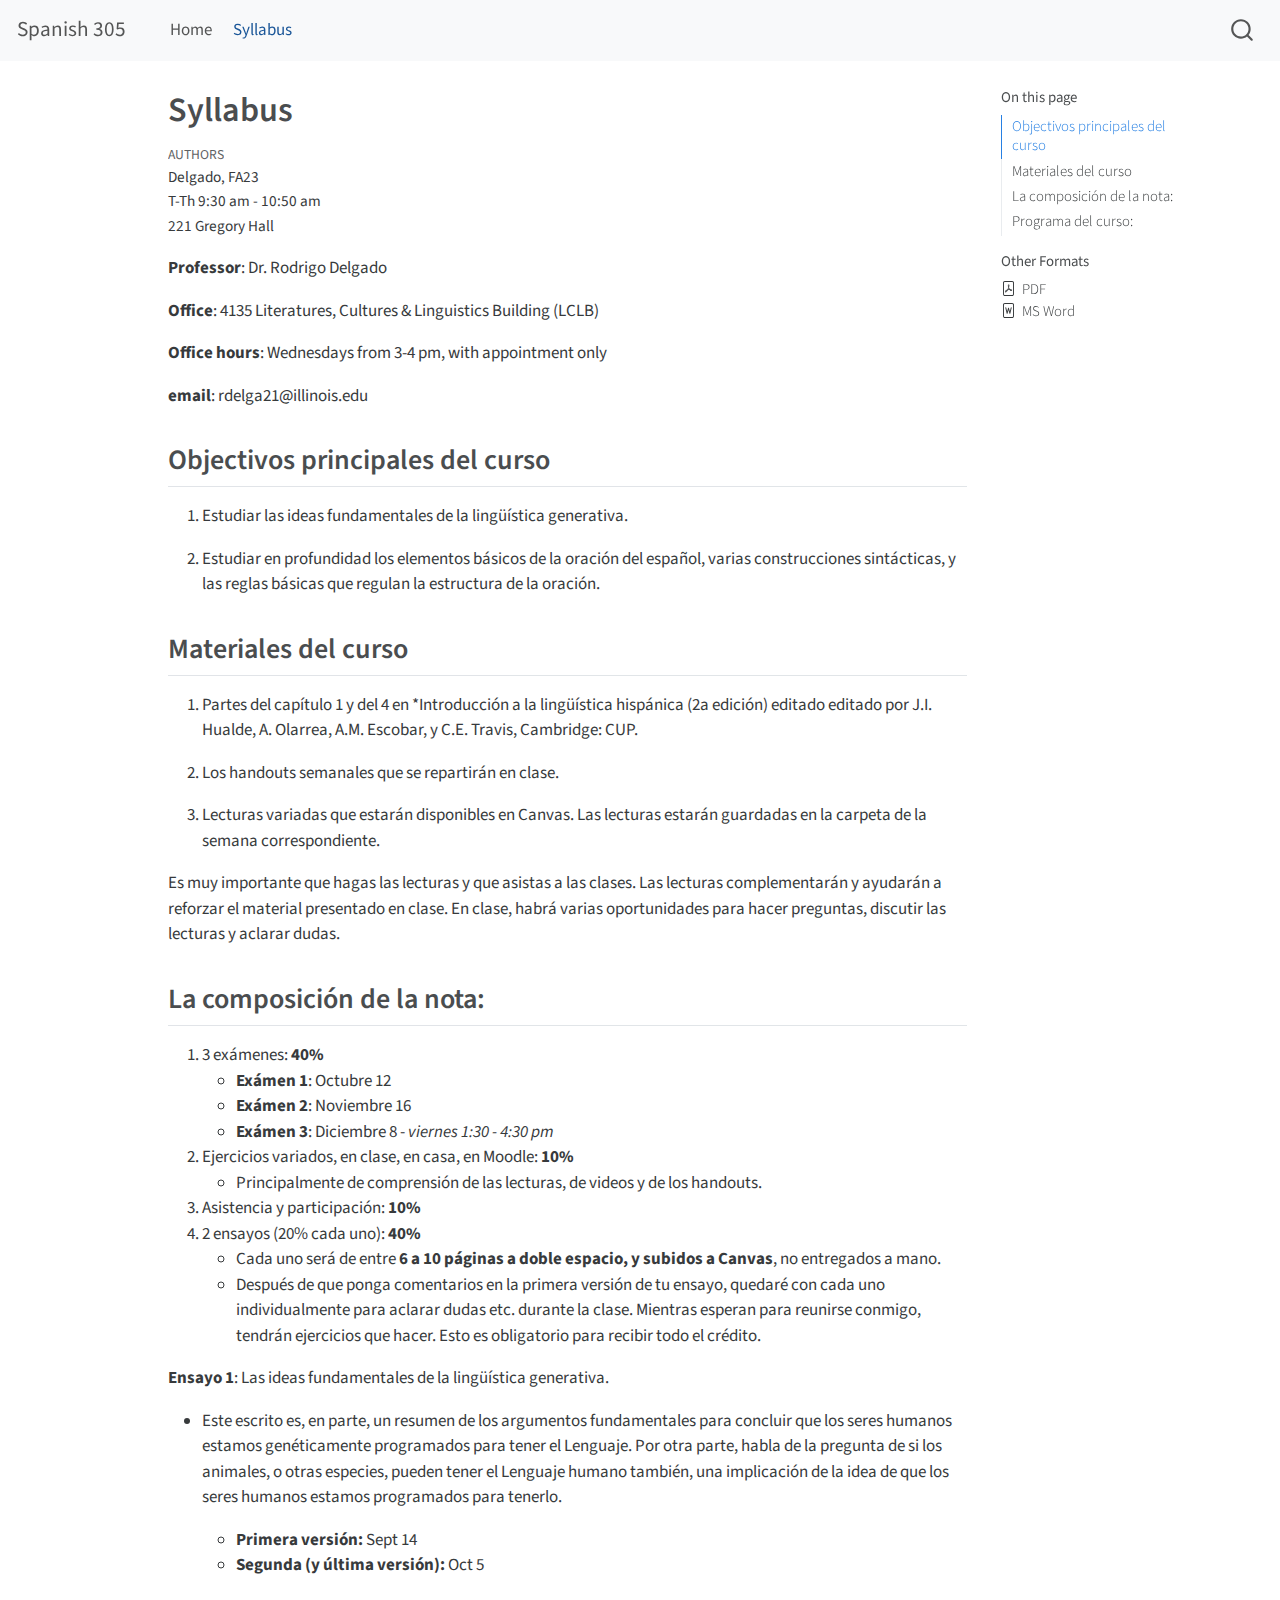
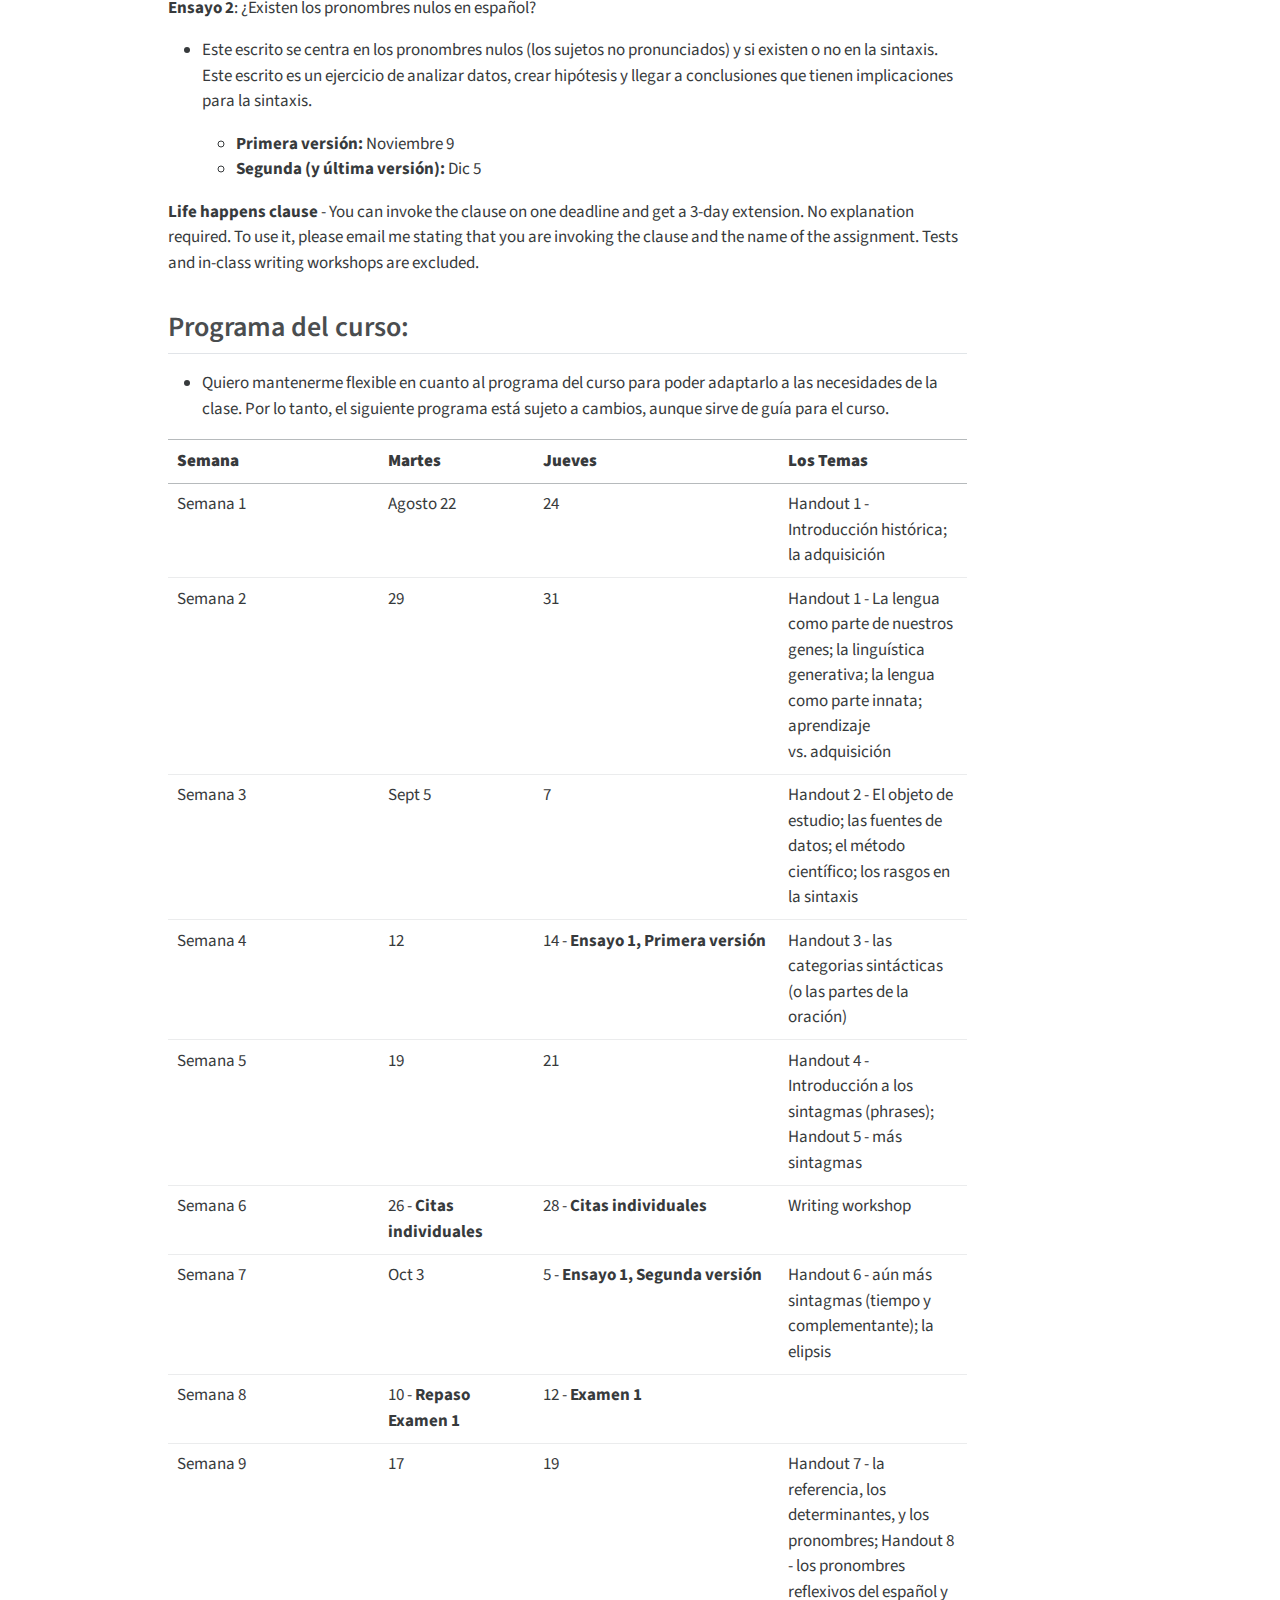
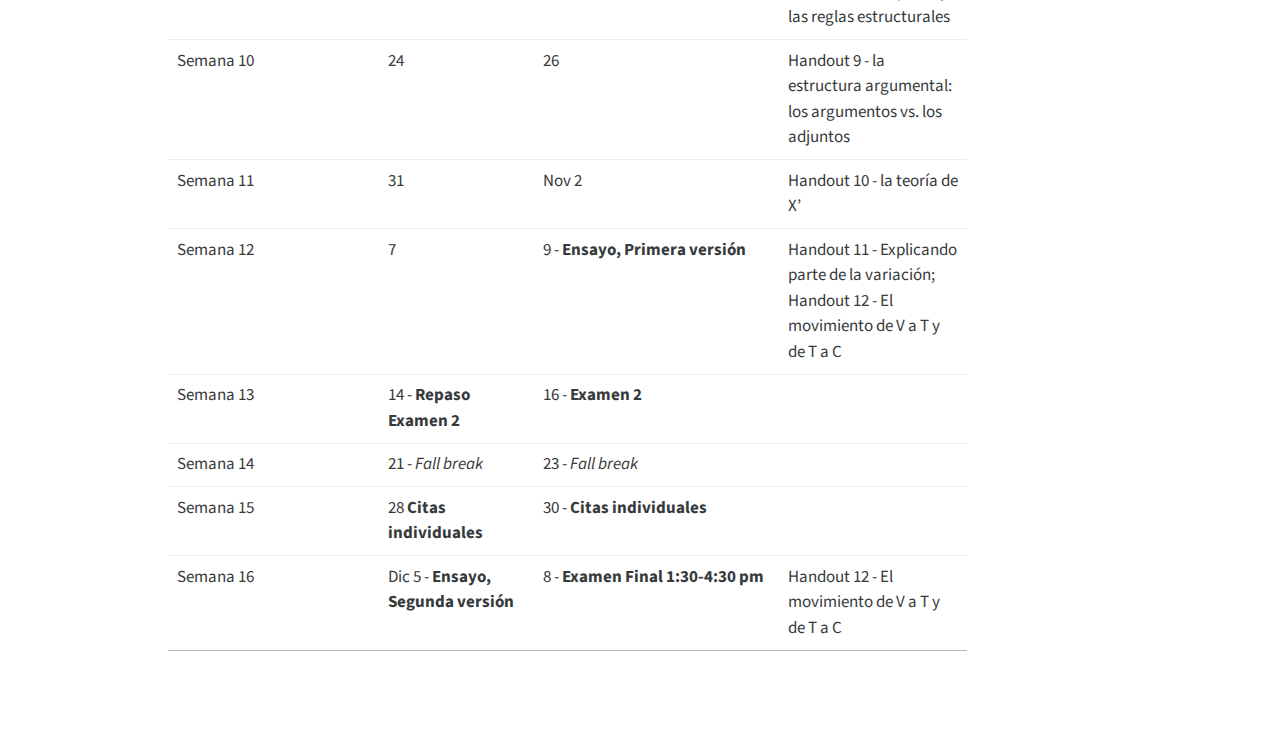
<file: docs/Syllabus.html>
<!DOCTYPE html>
<html xmlns="http://www.w3.org/1999/xhtml" lang="en" xml:lang="en"><head>

<meta charset="utf-8">
<meta name="generator" content="quarto-1.3.433">

<meta name="viewport" content="width=device-width, initial-scale=1.0, user-scalable=yes">

<meta name="author" content="Delgado, FA23">
<meta name="author" content="T-Th 9:30 am - 10:50 am">
<meta name="author" content="221 Gregory Hall">

<title>Spanish 305 - Syllabus</title>
<style>
code{white-space: pre-wrap;}
span.smallcaps{font-variant: small-caps;}
div.columns{display: flex; gap: min(4vw, 1.5em);}
div.column{flex: auto; overflow-x: auto;}
div.hanging-indent{margin-left: 1.5em; text-indent: -1.5em;}
ul.task-list{list-style: none;}
ul.task-list li input[type="checkbox"] {
  width: 0.8em;
  margin: 0 0.8em 0.2em -1em; /* quarto-specific, see https://github.com/quarto-dev/quarto-cli/issues/4556 */ 
  vertical-align: middle;
}
</style>


<script src="site_libs/quarto-nav/quarto-nav.js"></script>
<script src="site_libs/quarto-nav/headroom.min.js"></script>
<script src="site_libs/clipboard/clipboard.min.js"></script>
<script src="site_libs/quarto-search/autocomplete.umd.js"></script>
<script src="site_libs/quarto-search/fuse.min.js"></script>
<script src="site_libs/quarto-search/quarto-search.js"></script>
<meta name="quarto:offset" content="./">
<script src="site_libs/quarto-html/quarto.js"></script>
<script src="site_libs/quarto-html/popper.min.js"></script>
<script src="site_libs/quarto-html/tippy.umd.min.js"></script>
<script src="site_libs/quarto-html/anchor.min.js"></script>
<link href="site_libs/quarto-html/tippy.css" rel="stylesheet">
<link href="site_libs/quarto-html/quarto-syntax-highlighting.css" rel="stylesheet" id="quarto-text-highlighting-styles">
<script src="site_libs/bootstrap/bootstrap.min.js"></script>
<link href="site_libs/bootstrap/bootstrap-icons.css" rel="stylesheet">
<link href="site_libs/bootstrap/bootstrap.min.css" rel="stylesheet" id="quarto-bootstrap" data-mode="light">
<script id="quarto-search-options" type="application/json">{
  "location": "navbar",
  "copy-button": false,
  "collapse-after": 3,
  "panel-placement": "end",
  "type": "overlay",
  "limit": 20,
  "language": {
    "search-no-results-text": "No results",
    "search-matching-documents-text": "matching documents",
    "search-copy-link-title": "Copy link to search",
    "search-hide-matches-text": "Hide additional matches",
    "search-more-match-text": "more match in this document",
    "search-more-matches-text": "more matches in this document",
    "search-clear-button-title": "Clear",
    "search-detached-cancel-button-title": "Cancel",
    "search-submit-button-title": "Submit",
    "search-label": "Search"
  }
}</script>


<link rel="stylesheet" href="styles.css">
</head>

<body class="nav-fixed">

<div id="quarto-search-results"></div>
  <header id="quarto-header" class="headroom fixed-top">
    <nav class="navbar navbar-expand-lg navbar-dark ">
      <div class="navbar-container container-fluid">
      <div class="navbar-brand-container">
    <a class="navbar-brand" href="./index.html">
    <span class="navbar-title">Spanish 305</span>
    </a>
  </div>
            <div id="quarto-search" class="" title="Search"></div>
          <button class="navbar-toggler" type="button" data-bs-toggle="collapse" data-bs-target="#navbarCollapse" aria-controls="navbarCollapse" aria-expanded="false" aria-label="Toggle navigation" onclick="if (window.quartoToggleHeadroom) { window.quartoToggleHeadroom(); }">
  <span class="navbar-toggler-icon"></span>
</button>
          <div class="collapse navbar-collapse" id="navbarCollapse">
            <ul class="navbar-nav navbar-nav-scroll me-auto">
  <li class="nav-item">
    <a class="nav-link" href="./index.html" rel="" target="">
 <span class="menu-text">Home</span></a>
  </li>  
  <li class="nav-item">
    <a class="nav-link active" href="./Syllabus.html" rel="" target="" aria-current="page">
 <span class="menu-text">Syllabus</span></a>
  </li>  
</ul>
            <div class="quarto-navbar-tools ms-auto">
</div>
          </div> <!-- /navcollapse -->
      </div> <!-- /container-fluid -->
    </nav>
</header>
<!-- content -->
<div id="quarto-content" class="quarto-container page-columns page-rows-contents page-layout-article page-navbar">
<!-- sidebar -->
<!-- margin-sidebar -->
    <div id="quarto-margin-sidebar" class="sidebar margin-sidebar">
        <nav id="TOC" role="doc-toc" class="toc-active">
    <h2 id="toc-title">On this page</h2>
   
  <ul>
  <li><a href="#objectivos-principales-del-curso" id="toc-objectivos-principales-del-curso" class="nav-link active" data-scroll-target="#objectivos-principales-del-curso">Objectivos principales del curso</a></li>
  <li><a href="#materiales-del-curso" id="toc-materiales-del-curso" class="nav-link" data-scroll-target="#materiales-del-curso">Materiales del curso</a></li>
  <li><a href="#la-composición-de-la-nota" id="toc-la-composición-de-la-nota" class="nav-link" data-scroll-target="#la-composición-de-la-nota">La composición de la nota:</a></li>
  <li><a href="#programa-del-curso" id="toc-programa-del-curso" class="nav-link" data-scroll-target="#programa-del-curso">Programa del curso:</a></li>
  </ul>
<div class="quarto-alternate-formats"><h2>Other Formats</h2><ul><li><a href="Syllabus.pdf"><i class="bi bi-file-pdf"></i>PDF</a></li><li><a href="Syllabus.docx"><i class="bi bi-file-word"></i>MS Word</a></li></ul></div></nav>
    </div>
<!-- main -->
<main class="content" id="quarto-document-content">

<header id="title-block-header" class="quarto-title-block default">
<div class="quarto-title">
<h1 class="title">Syllabus</h1>
</div>



<div class="quarto-title-meta">

    <div>
    <div class="quarto-title-meta-heading">Authors</div>
    <div class="quarto-title-meta-contents">
             <p>Delgado, FA23 </p>
             <p>T-Th 9:30 am - 10:50 am </p>
             <p>221 Gregory Hall </p>
          </div>
  </div>
    
  
    
  </div>
  

</header>

<p><strong>Professor</strong>: Dr.&nbsp;Rodrigo Delgado</p>
<p><strong>Office</strong>: 4135 Literatures, Cultures &amp; Linguistics Building (LCLB)</p>
<p><strong>Office hours</strong>: Wednesdays from 3-4 pm, with appointment only</p>
<p><strong>email</strong>: rdelga21@illinois.edu</p>
<section id="objectivos-principales-del-curso" class="level2">
<h2 class="anchored" data-anchor-id="objectivos-principales-del-curso">Objectivos principales del curso</h2>
<ol type="1">
<li><p>Estudiar las ideas fundamentales de la lingüística generativa.</p></li>
<li><p>Estudiar en profundidad los elementos básicos de la oración del español, varias construcciones sintácticas, y las reglas básicas que regulan la estructura de la oración.</p></li>
</ol>
</section>
<section id="materiales-del-curso" class="level2">
<h2 class="anchored" data-anchor-id="materiales-del-curso">Materiales del curso</h2>
<ol type="1">
<li><p>Partes del capítulo 1 y del 4 en *Introducción a la lingüística hispánica (2a edición) editado editado por J.I. Hualde, A. Olarrea, A.M. Escobar, y C.E. Travis, Cambridge: CUP.</p></li>
<li><p>Los handouts semanales que se repartirán en clase.</p></li>
<li><p>Lecturas variadas que estarán disponibles en Canvas. Las lecturas estarán guardadas en la carpeta de la semana correspondiente.</p></li>
</ol>
<p>Es muy importante que hagas las lecturas y que asistas a las clases. Las lecturas complementarán y ayudarán a reforzar el material presentado en clase. En clase, habrá varias oportunidades para hacer preguntas, discutir las lecturas y aclarar dudas.</p>
</section>
<section id="la-composición-de-la-nota" class="level2">
<h2 class="anchored" data-anchor-id="la-composición-de-la-nota">La composición de la nota:</h2>
<ol type="1">
<li>3 exámenes: <strong>40%</strong>
<ul>
<li><strong>Exámen 1</strong>: Octubre 12</li>
<li><strong>Exámen 2</strong>: Noviembre 16</li>
<li><strong>Exámen 3</strong>: Diciembre 8 - <em>viernes 1:30 - 4:30 pm</em></li>
</ul></li>
<li>Ejercicios variados, en clase, en casa, en Moodle: <strong>10%</strong>
<ul>
<li>Principalmente de comprensión de las lecturas, de videos y de los handouts.</li>
</ul></li>
<li>Asistencia y participación: <strong>10%</strong></li>
<li>2 ensayos (20% cada uno): <strong>40%</strong>
<ul>
<li>Cada uno será de entre <strong>6 a 10 páginas a doble espacio, y subidos a Canvas</strong>, no entregados a mano.</li>
<li>Después de que ponga comentarios en la primera versión de tu ensayo, quedaré con cada uno individualmente para aclarar dudas etc. durante la clase. Mientras esperan para reunirse conmigo, tendrán ejercicios que hacer. Esto es obligatorio para recibir todo el crédito.</li>
</ul></li>
</ol>
<p><strong>Ensayo 1</strong>: Las ideas fundamentales de la lingüística generativa.</p>
<ul>
<li><p>Este escrito es, en parte, un resumen de los argumentos fundamentales para concluir que los seres humanos estamos genéticamente programados para tener el Lenguaje. Por otra parte, habla de la pregunta de si los animales, o otras especies, pueden tener el Lenguaje humano también, una implicación de la idea de que los seres humanos estamos programados para tenerlo.</p>
<ul>
<li><strong>Primera versión:</strong> Sept 14</li>
<li><strong>Segunda (y última versión):</strong> Oct 5</li>
</ul></li>
</ul>
<p><strong>Ensayo 2</strong>: ¿Existen los pronombres nulos en español?</p>
<ul>
<li><p>Este escrito se centra en los pronombres nulos (los sujetos no pronunciados) y si existen o no en la sintaxis. Este escrito es un ejercicio de analizar datos, crear hipótesis y llegar a conclusiones que tienen implicaciones para la sintaxis.</p>
<ul>
<li><strong>Primera versión:</strong> Noviembre 9</li>
<li><strong>Segunda (y última versión):</strong> Dic 5</li>
</ul></li>
</ul>
<p><strong>Life happens clause</strong> - You can invoke the clause on one deadline and get a 3-day extension. No explanation required. To use it, please email me stating that you are invoking the clause and the name of the assignment. Tests and in-class writing workshops are excluded.</p>
</section>
<section id="programa-del-curso" class="level2">
<h2 class="anchored" data-anchor-id="programa-del-curso">Programa del curso:</h2>
<ul>
<li>Quiero mantenerme flexible en cuanto al programa del curso para poder adaptarlo a las necesidades de la clase. Por lo tanto, el siguiente programa está sujeto a cambios, aunque sirve de guía para el curso.</li>
</ul>
<table class="table">
<colgroup>
<col style="width: 26%">
<col style="width: 19%">
<col style="width: 30%">
<col style="width: 23%">
</colgroup>
<thead>
<tr class="header">
<th><strong>Semana</strong></th>
<th><strong>Martes</strong></th>
<th><strong>Jueves</strong></th>
<th><strong>Los Temas</strong></th>
</tr>
</thead>
<tbody>
<tr class="odd">
<td>Semana 1</td>
<td>Agosto 22</td>
<td>24</td>
<td>Handout 1 - Introducción histórica; la adquisición</td>
</tr>
<tr class="even">
<td>Semana 2</td>
<td>29</td>
<td>31</td>
<td>Handout 1 - La lengua como parte de nuestros genes; la linguística generativa; la lengua como parte innata; aprendizaje vs.&nbsp;adquisición</td>
</tr>
<tr class="odd">
<td>Semana 3</td>
<td>Sept 5</td>
<td>7</td>
<td>Handout 2 - El objeto de estudio; las fuentes de datos; el método científico; los rasgos en la sintaxis</td>
</tr>
<tr class="even">
<td>Semana 4</td>
<td>12</td>
<td>14 - <strong>Ensayo 1, Primera versión</strong></td>
<td>Handout 3 - las categorias sintácticas (o las partes de la oración)</td>
</tr>
<tr class="odd">
<td>Semana 5</td>
<td>19</td>
<td>21</td>
<td>Handout 4 - Introducción a los sintagmas (phrases); Handout 5 - más sintagmas</td>
</tr>
<tr class="even">
<td>Semana 6</td>
<td>26 - <strong>Citas individuales</strong></td>
<td>28 - <strong>Citas individuales</strong></td>
<td>Writing workshop</td>
</tr>
<tr class="odd">
<td>Semana 7</td>
<td>Oct 3</td>
<td>5 - <strong>Ensayo 1, Segunda versión</strong></td>
<td>Handout 6 - aún más sintagmas (tiempo y complementante); la elipsis</td>
</tr>
<tr class="even">
<td>Semana 8</td>
<td>10 - <strong>Repaso Examen 1</strong></td>
<td>12 - <strong>Examen 1</strong></td>
<td></td>
</tr>
<tr class="odd">
<td>Semana 9</td>
<td>17</td>
<td>19</td>
<td>Handout 7 - la referencia, los determinantes, y los pronombres; Handout 8 - los pronombres reflexivos del español y las reglas estructurales</td>
</tr>
<tr class="even">
<td>Semana 10</td>
<td>24</td>
<td>26</td>
<td>Handout 9 - la estructura argumental: los argumentos vs.&nbsp;los adjuntos</td>
</tr>
<tr class="odd">
<td>Semana 11</td>
<td>31</td>
<td>Nov 2</td>
<td>Handout 10 - la teoría de X’</td>
</tr>
<tr class="even">
<td>Semana 12</td>
<td>7</td>
<td>9 - <strong>Ensayo, Primera versión</strong></td>
<td>Handout 11 - Explicando parte de la variación; Handout 12 - El movimiento de V a T y de T a C</td>
</tr>
<tr class="odd">
<td>Semana 13</td>
<td>14 - <strong>Repaso Examen 2</strong></td>
<td>16 - <strong>Examen 2</strong></td>
<td></td>
</tr>
<tr class="even">
<td>Semana 14</td>
<td>21 - <em>Fall break</em></td>
<td>23 - <em>Fall break</em></td>
<td></td>
</tr>
<tr class="odd">
<td>Semana 15</td>
<td>28 <strong>Citas individuales</strong></td>
<td>30 - <strong>Citas individuales</strong></td>
<td></td>
</tr>
<tr class="even">
<td>Semana 16</td>
<td>Dic 5 - <strong>Ensayo, Segunda versión</strong></td>
<td>8 - <strong>Examen Final 1:30-4:30 pm</strong></td>
<td>Handout 12 - El movimiento de V a T y de T a C</td>
</tr>
</tbody>
</table>


</section>

</main> <!-- /main -->
<script id="quarto-html-after-body" type="application/javascript">
window.document.addEventListener("DOMContentLoaded", function (event) {
  const toggleBodyColorMode = (bsSheetEl) => {
    const mode = bsSheetEl.getAttribute("data-mode");
    const bodyEl = window.document.querySelector("body");
    if (mode === "dark") {
      bodyEl.classList.add("quarto-dark");
      bodyEl.classList.remove("quarto-light");
    } else {
      bodyEl.classList.add("quarto-light");
      bodyEl.classList.remove("quarto-dark");
    }
  }
  const toggleBodyColorPrimary = () => {
    const bsSheetEl = window.document.querySelector("link#quarto-bootstrap");
    if (bsSheetEl) {
      toggleBodyColorMode(bsSheetEl);
    }
  }
  toggleBodyColorPrimary();  
  const icon = "";
  const anchorJS = new window.AnchorJS();
  anchorJS.options = {
    placement: 'right',
    icon: icon
  };
  anchorJS.add('.anchored');
  const isCodeAnnotation = (el) => {
    for (const clz of el.classList) {
      if (clz.startsWith('code-annotation-')) {                     
        return true;
      }
    }
    return false;
  }
  const clipboard = new window.ClipboardJS('.code-copy-button', {
    text: function(trigger) {
      const codeEl = trigger.previousElementSibling.cloneNode(true);
      for (const childEl of codeEl.children) {
        if (isCodeAnnotation(childEl)) {
          childEl.remove();
        }
      }
      return codeEl.innerText;
    }
  });
  clipboard.on('success', function(e) {
    // button target
    const button = e.trigger;
    // don't keep focus
    button.blur();
    // flash "checked"
    button.classList.add('code-copy-button-checked');
    var currentTitle = button.getAttribute("title");
    button.setAttribute("title", "Copied!");
    let tooltip;
    if (window.bootstrap) {
      button.setAttribute("data-bs-toggle", "tooltip");
      button.setAttribute("data-bs-placement", "left");
      button.setAttribute("data-bs-title", "Copied!");
      tooltip = new bootstrap.Tooltip(button, 
        { trigger: "manual", 
          customClass: "code-copy-button-tooltip",
          offset: [0, -8]});
      tooltip.show();    
    }
    setTimeout(function() {
      if (tooltip) {
        tooltip.hide();
        button.removeAttribute("data-bs-title");
        button.removeAttribute("data-bs-toggle");
        button.removeAttribute("data-bs-placement");
      }
      button.setAttribute("title", currentTitle);
      button.classList.remove('code-copy-button-checked');
    }, 1000);
    // clear code selection
    e.clearSelection();
  });
  function tippyHover(el, contentFn) {
    const config = {
      allowHTML: true,
      content: contentFn,
      maxWidth: 500,
      delay: 100,
      arrow: false,
      appendTo: function(el) {
          return el.parentElement;
      },
      interactive: true,
      interactiveBorder: 10,
      theme: 'quarto',
      placement: 'bottom-start'
    };
    window.tippy(el, config); 
  }
  const noterefs = window.document.querySelectorAll('a[role="doc-noteref"]');
  for (var i=0; i<noterefs.length; i++) {
    const ref = noterefs[i];
    tippyHover(ref, function() {
      // use id or data attribute instead here
      let href = ref.getAttribute('data-footnote-href') || ref.getAttribute('href');
      try { href = new URL(href).hash; } catch {}
      const id = href.replace(/^#\/?/, "");
      const note = window.document.getElementById(id);
      return note.innerHTML;
    });
  }
      let selectedAnnoteEl;
      const selectorForAnnotation = ( cell, annotation) => {
        let cellAttr = 'data-code-cell="' + cell + '"';
        let lineAttr = 'data-code-annotation="' +  annotation + '"';
        const selector = 'span[' + cellAttr + '][' + lineAttr + ']';
        return selector;
      }
      const selectCodeLines = (annoteEl) => {
        const doc = window.document;
        const targetCell = annoteEl.getAttribute("data-target-cell");
        const targetAnnotation = annoteEl.getAttribute("data-target-annotation");
        const annoteSpan = window.document.querySelector(selectorForAnnotation(targetCell, targetAnnotation));
        const lines = annoteSpan.getAttribute("data-code-lines").split(",");
        const lineIds = lines.map((line) => {
          return targetCell + "-" + line;
        })
        let top = null;
        let height = null;
        let parent = null;
        if (lineIds.length > 0) {
            //compute the position of the single el (top and bottom and make a div)
            const el = window.document.getElementById(lineIds[0]);
            top = el.offsetTop;
            height = el.offsetHeight;
            parent = el.parentElement.parentElement;
          if (lineIds.length > 1) {
            const lastEl = window.document.getElementById(lineIds[lineIds.length - 1]);
            const bottom = lastEl.offsetTop + lastEl.offsetHeight;
            height = bottom - top;
          }
          if (top !== null && height !== null && parent !== null) {
            // cook up a div (if necessary) and position it 
            let div = window.document.getElementById("code-annotation-line-highlight");
            if (div === null) {
              div = window.document.createElement("div");
              div.setAttribute("id", "code-annotation-line-highlight");
              div.style.position = 'absolute';
              parent.appendChild(div);
            }
            div.style.top = top - 2 + "px";
            div.style.height = height + 4 + "px";
            let gutterDiv = window.document.getElementById("code-annotation-line-highlight-gutter");
            if (gutterDiv === null) {
              gutterDiv = window.document.createElement("div");
              gutterDiv.setAttribute("id", "code-annotation-line-highlight-gutter");
              gutterDiv.style.position = 'absolute';
              const codeCell = window.document.getElementById(targetCell);
              const gutter = codeCell.querySelector('.code-annotation-gutter');
              gutter.appendChild(gutterDiv);
            }
            gutterDiv.style.top = top - 2 + "px";
            gutterDiv.style.height = height + 4 + "px";
          }
          selectedAnnoteEl = annoteEl;
        }
      };
      const unselectCodeLines = () => {
        const elementsIds = ["code-annotation-line-highlight", "code-annotation-line-highlight-gutter"];
        elementsIds.forEach((elId) => {
          const div = window.document.getElementById(elId);
          if (div) {
            div.remove();
          }
        });
        selectedAnnoteEl = undefined;
      };
      // Attach click handler to the DT
      const annoteDls = window.document.querySelectorAll('dt[data-target-cell]');
      for (const annoteDlNode of annoteDls) {
        annoteDlNode.addEventListener('click', (event) => {
          const clickedEl = event.target;
          if (clickedEl !== selectedAnnoteEl) {
            unselectCodeLines();
            const activeEl = window.document.querySelector('dt[data-target-cell].code-annotation-active');
            if (activeEl) {
              activeEl.classList.remove('code-annotation-active');
            }
            selectCodeLines(clickedEl);
            clickedEl.classList.add('code-annotation-active');
          } else {
            // Unselect the line
            unselectCodeLines();
            clickedEl.classList.remove('code-annotation-active');
          }
        });
      }
  const findCites = (el) => {
    const parentEl = el.parentElement;
    if (parentEl) {
      const cites = parentEl.dataset.cites;
      if (cites) {
        return {
          el,
          cites: cites.split(' ')
        };
      } else {
        return findCites(el.parentElement)
      }
    } else {
      return undefined;
    }
  };
  var bibliorefs = window.document.querySelectorAll('a[role="doc-biblioref"]');
  for (var i=0; i<bibliorefs.length; i++) {
    const ref = bibliorefs[i];
    const citeInfo = findCites(ref);
    if (citeInfo) {
      tippyHover(citeInfo.el, function() {
        var popup = window.document.createElement('div');
        citeInfo.cites.forEach(function(cite) {
          var citeDiv = window.document.createElement('div');
          citeDiv.classList.add('hanging-indent');
          citeDiv.classList.add('csl-entry');
          var biblioDiv = window.document.getElementById('ref-' + cite);
          if (biblioDiv) {
            citeDiv.innerHTML = biblioDiv.innerHTML;
          }
          popup.appendChild(citeDiv);
        });
        return popup.innerHTML;
      });
    }
  }
});
</script>
</div> <!-- /content -->



</body></html>
</file>
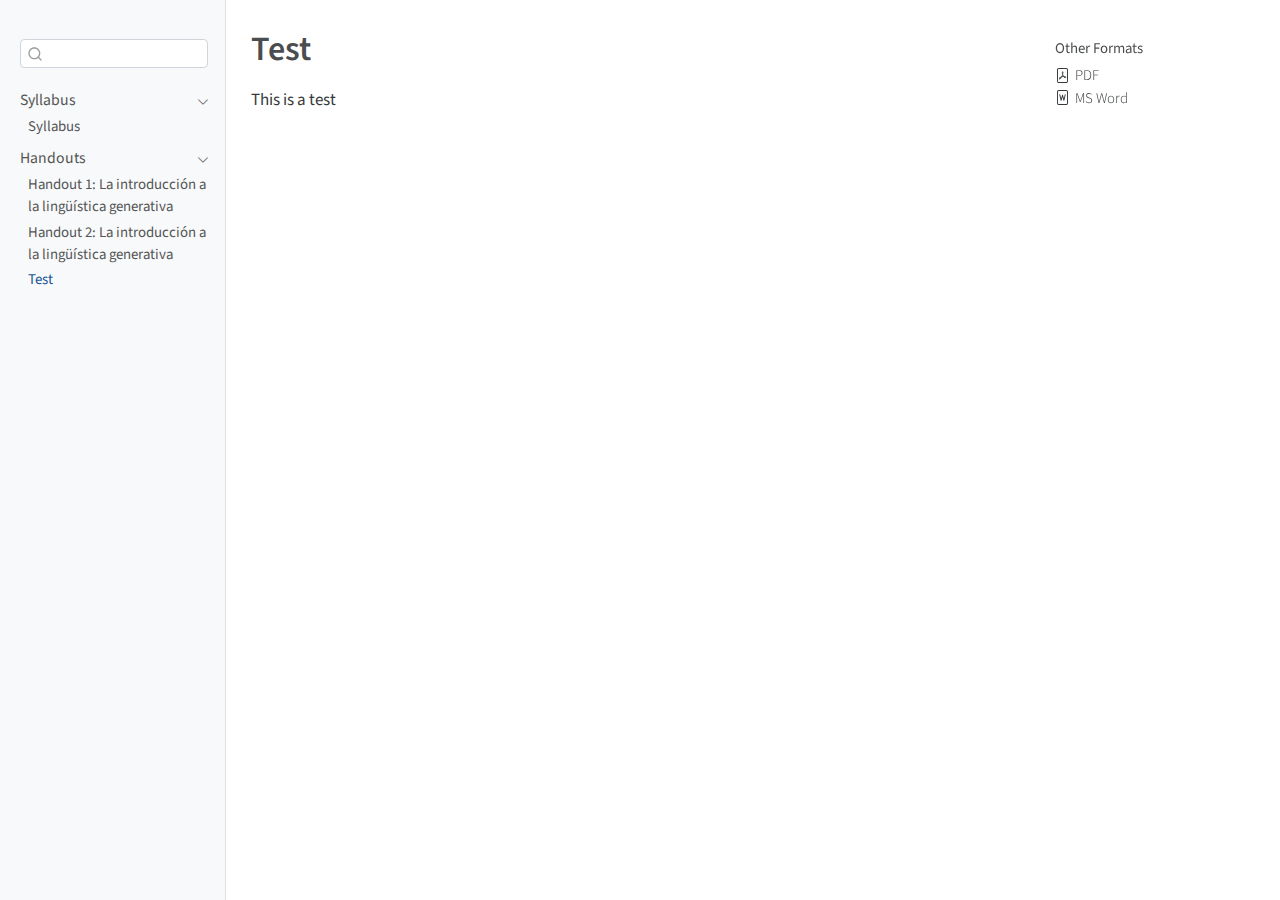
<file: docs/test.html>
<!DOCTYPE html>
<html xmlns="http://www.w3.org/1999/xhtml" lang="en" xml:lang="en"><head>

<meta charset="utf-8">
<meta name="generator" content="quarto-1.3.433">

<meta name="viewport" content="width=device-width, initial-scale=1.0, user-scalable=yes">


<title>Test</title>
<style>
code{white-space: pre-wrap;}
span.smallcaps{font-variant: small-caps;}
div.columns{display: flex; gap: min(4vw, 1.5em);}
div.column{flex: auto; overflow-x: auto;}
div.hanging-indent{margin-left: 1.5em; text-indent: -1.5em;}
ul.task-list{list-style: none;}
ul.task-list li input[type="checkbox"] {
  width: 0.8em;
  margin: 0 0.8em 0.2em -1em; /* quarto-specific, see https://github.com/quarto-dev/quarto-cli/issues/4556 */ 
  vertical-align: middle;
}
</style>


<script src="site_libs/quarto-nav/quarto-nav.js"></script>
<script src="site_libs/quarto-nav/headroom.min.js"></script>
<script src="site_libs/clipboard/clipboard.min.js"></script>
<script src="site_libs/quarto-search/autocomplete.umd.js"></script>
<script src="site_libs/quarto-search/fuse.min.js"></script>
<script src="site_libs/quarto-search/quarto-search.js"></script>
<meta name="quarto:offset" content="./">
<script src="site_libs/quarto-html/quarto.js"></script>
<script src="site_libs/quarto-html/popper.min.js"></script>
<script src="site_libs/quarto-html/tippy.umd.min.js"></script>
<script src="site_libs/quarto-html/anchor.min.js"></script>
<link href="site_libs/quarto-html/tippy.css" rel="stylesheet">
<link href="site_libs/quarto-html/quarto-syntax-highlighting.css" rel="stylesheet" id="quarto-text-highlighting-styles">
<script src="site_libs/bootstrap/bootstrap.min.js"></script>
<link href="site_libs/bootstrap/bootstrap-icons.css" rel="stylesheet">
<link href="site_libs/bootstrap/bootstrap.min.css" rel="stylesheet" id="quarto-bootstrap" data-mode="light">
<script id="quarto-search-options" type="application/json">{
  "location": "sidebar",
  "copy-button": false,
  "collapse-after": 3,
  "panel-placement": "start",
  "type": "textbox",
  "limit": 20,
  "language": {
    "search-no-results-text": "No results",
    "search-matching-documents-text": "matching documents",
    "search-copy-link-title": "Copy link to search",
    "search-hide-matches-text": "Hide additional matches",
    "search-more-match-text": "more match in this document",
    "search-more-matches-text": "more matches in this document",
    "search-clear-button-title": "Clear",
    "search-detached-cancel-button-title": "Cancel",
    "search-submit-button-title": "Submit",
    "search-label": "Search"
  }
}</script>


<link rel="stylesheet" href="styles.css">
</head>

<body class="nav-sidebar docked">

<div id="quarto-search-results"></div>
  <header id="quarto-header" class="headroom fixed-top">
  <nav class="quarto-secondary-nav">
    <div class="container-fluid d-flex">
      <button type="button" class="quarto-btn-toggle btn" data-bs-toggle="collapse" data-bs-target="#quarto-sidebar,#quarto-sidebar-glass" aria-controls="quarto-sidebar" aria-expanded="false" aria-label="Toggle sidebar navigation" onclick="if (window.quartoToggleHeadroom) { window.quartoToggleHeadroom(); }">
        <i class="bi bi-layout-text-sidebar-reverse"></i>
      </button>
      <nav class="quarto-page-breadcrumbs" aria-label="breadcrumb"><ol class="breadcrumb"><li class="breadcrumb-item"><a href="./Handout_1.html">Handouts</a></li><li class="breadcrumb-item"><a href="./test.html">Test</a></li></ol></nav>
      <a class="flex-grow-1" role="button" data-bs-toggle="collapse" data-bs-target="#quarto-sidebar,#quarto-sidebar-glass" aria-controls="quarto-sidebar" aria-expanded="false" aria-label="Toggle sidebar navigation" onclick="if (window.quartoToggleHeadroom) { window.quartoToggleHeadroom(); }">      
      </a>
      <button type="button" class="btn quarto-search-button" aria-label="" onclick="window.quartoOpenSearch();">
        <i class="bi bi-search"></i>
      </button>
    </div>
  </nav>
</header>
<!-- content -->
<div id="quarto-content" class="quarto-container page-columns page-rows-contents page-layout-article">
<!-- sidebar -->
  <nav id="quarto-sidebar" class="sidebar collapse collapse-horizontal sidebar-navigation docked overflow-auto">
        <div class="mt-2 flex-shrink-0 align-items-center">
        <div class="sidebar-search">
        <div id="quarto-search" class="" title="Search"></div>
        </div>
        </div>
    <div class="sidebar-menu-container"> 
    <ul class="list-unstyled mt-1">
        <li class="sidebar-item sidebar-item-section">
      <div class="sidebar-item-container"> 
            <a class="sidebar-item-text sidebar-link text-start" data-bs-toggle="collapse" data-bs-target="#quarto-sidebar-section-1" aria-expanded="true">
 <span class="menu-text">Syllabus</span></a>
          <a class="sidebar-item-toggle text-start" data-bs-toggle="collapse" data-bs-target="#quarto-sidebar-section-1" aria-expanded="true" aria-label="Toggle section">
            <i class="bi bi-chevron-right ms-2"></i>
          </a> 
      </div>
      <ul id="quarto-sidebar-section-1" class="collapse list-unstyled sidebar-section depth1 show">  
          <li class="sidebar-item">
  <div class="sidebar-item-container"> 
  <a href="./Syllabus.html" class="sidebar-item-text sidebar-link">
 <span class="menu-text">Syllabus</span></a>
  </div>
</li>
      </ul>
  </li>
        <li class="sidebar-item sidebar-item-section">
      <div class="sidebar-item-container"> 
            <a class="sidebar-item-text sidebar-link text-start" data-bs-toggle="collapse" data-bs-target="#quarto-sidebar-section-2" aria-expanded="true">
 <span class="menu-text">Handouts</span></a>
          <a class="sidebar-item-toggle text-start" data-bs-toggle="collapse" data-bs-target="#quarto-sidebar-section-2" aria-expanded="true" aria-label="Toggle section">
            <i class="bi bi-chevron-right ms-2"></i>
          </a> 
      </div>
      <ul id="quarto-sidebar-section-2" class="collapse list-unstyled sidebar-section depth1 show">  
          <li class="sidebar-item">
  <div class="sidebar-item-container"> 
  <a href="./Handout_1.html" class="sidebar-item-text sidebar-link">
 <span class="menu-text">Handout 1: La introducción a la lingüística generativa</span></a>
  </div>
</li>
          <li class="sidebar-item">
  <div class="sidebar-item-container"> 
  <a href="./Handout_week2.html" class="sidebar-item-text sidebar-link">
 <span class="menu-text">Handout 2: La introducción a la lingüística generativa</span></a>
  </div>
</li>
          <li class="sidebar-item">
  <div class="sidebar-item-container"> 
  <a href="./test.html" class="sidebar-item-text sidebar-link active">
 <span class="menu-text">Test</span></a>
  </div>
</li>
      </ul>
  </li>
    </ul>
    </div>
</nav>
<div id="quarto-sidebar-glass" data-bs-toggle="collapse" data-bs-target="#quarto-sidebar,#quarto-sidebar-glass"></div>
<!-- margin-sidebar -->
    <div id="quarto-margin-sidebar" class="sidebar margin-sidebar">
        
    <div class="quarto-alternate-formats"><h2>Other Formats</h2><ul><li><a href="test.pdf"><i class="bi bi-file-pdf"></i>PDF</a></li><li><a href="test.docx"><i class="bi bi-file-word"></i>MS Word</a></li></ul></div></div>
<!-- main -->
<main class="content" id="quarto-document-content">

<header id="title-block-header" class="quarto-title-block default">
<div class="quarto-title">
<h1 class="title">Test</h1>
</div>



<div class="quarto-title-meta">

    
  
    
  </div>
  

</header>

<p>This is a test</p>



</main> <!-- /main -->
<script id="quarto-html-after-body" type="application/javascript">
window.document.addEventListener("DOMContentLoaded", function (event) {
  const toggleBodyColorMode = (bsSheetEl) => {
    const mode = bsSheetEl.getAttribute("data-mode");
    const bodyEl = window.document.querySelector("body");
    if (mode === "dark") {
      bodyEl.classList.add("quarto-dark");
      bodyEl.classList.remove("quarto-light");
    } else {
      bodyEl.classList.add("quarto-light");
      bodyEl.classList.remove("quarto-dark");
    }
  }
  const toggleBodyColorPrimary = () => {
    const bsSheetEl = window.document.querySelector("link#quarto-bootstrap");
    if (bsSheetEl) {
      toggleBodyColorMode(bsSheetEl);
    }
  }
  toggleBodyColorPrimary();  
  const icon = "";
  const anchorJS = new window.AnchorJS();
  anchorJS.options = {
    placement: 'right',
    icon: icon
  };
  anchorJS.add('.anchored');
  const isCodeAnnotation = (el) => {
    for (const clz of el.classList) {
      if (clz.startsWith('code-annotation-')) {                     
        return true;
      }
    }
    return false;
  }
  const clipboard = new window.ClipboardJS('.code-copy-button', {
    text: function(trigger) {
      const codeEl = trigger.previousElementSibling.cloneNode(true);
      for (const childEl of codeEl.children) {
        if (isCodeAnnotation(childEl)) {
          childEl.remove();
        }
      }
      return codeEl.innerText;
    }
  });
  clipboard.on('success', function(e) {
    // button target
    const button = e.trigger;
    // don't keep focus
    button.blur();
    // flash "checked"
    button.classList.add('code-copy-button-checked');
    var currentTitle = button.getAttribute("title");
    button.setAttribute("title", "Copied!");
    let tooltip;
    if (window.bootstrap) {
      button.setAttribute("data-bs-toggle", "tooltip");
      button.setAttribute("data-bs-placement", "left");
      button.setAttribute("data-bs-title", "Copied!");
      tooltip = new bootstrap.Tooltip(button, 
        { trigger: "manual", 
          customClass: "code-copy-button-tooltip",
          offset: [0, -8]});
      tooltip.show();    
    }
    setTimeout(function() {
      if (tooltip) {
        tooltip.hide();
        button.removeAttribute("data-bs-title");
        button.removeAttribute("data-bs-toggle");
        button.removeAttribute("data-bs-placement");
      }
      button.setAttribute("title", currentTitle);
      button.classList.remove('code-copy-button-checked');
    }, 1000);
    // clear code selection
    e.clearSelection();
  });
  function tippyHover(el, contentFn) {
    const config = {
      allowHTML: true,
      content: contentFn,
      maxWidth: 500,
      delay: 100,
      arrow: false,
      appendTo: function(el) {
          return el.parentElement;
      },
      interactive: true,
      interactiveBorder: 10,
      theme: 'quarto',
      placement: 'bottom-start'
    };
    window.tippy(el, config); 
  }
  const noterefs = window.document.querySelectorAll('a[role="doc-noteref"]');
  for (var i=0; i<noterefs.length; i++) {
    const ref = noterefs[i];
    tippyHover(ref, function() {
      // use id or data attribute instead here
      let href = ref.getAttribute('data-footnote-href') || ref.getAttribute('href');
      try { href = new URL(href).hash; } catch {}
      const id = href.replace(/^#\/?/, "");
      const note = window.document.getElementById(id);
      return note.innerHTML;
    });
  }
      let selectedAnnoteEl;
      const selectorForAnnotation = ( cell, annotation) => {
        let cellAttr = 'data-code-cell="' + cell + '"';
        let lineAttr = 'data-code-annotation="' +  annotation + '"';
        const selector = 'span[' + cellAttr + '][' + lineAttr + ']';
        return selector;
      }
      const selectCodeLines = (annoteEl) => {
        const doc = window.document;
        const targetCell = annoteEl.getAttribute("data-target-cell");
        const targetAnnotation = annoteEl.getAttribute("data-target-annotation");
        const annoteSpan = window.document.querySelector(selectorForAnnotation(targetCell, targetAnnotation));
        const lines = annoteSpan.getAttribute("data-code-lines").split(",");
        const lineIds = lines.map((line) => {
          return targetCell + "-" + line;
        })
        let top = null;
        let height = null;
        let parent = null;
        if (lineIds.length > 0) {
            //compute the position of the single el (top and bottom and make a div)
            const el = window.document.getElementById(lineIds[0]);
            top = el.offsetTop;
            height = el.offsetHeight;
            parent = el.parentElement.parentElement;
          if (lineIds.length > 1) {
            const lastEl = window.document.getElementById(lineIds[lineIds.length - 1]);
            const bottom = lastEl.offsetTop + lastEl.offsetHeight;
            height = bottom - top;
          }
          if (top !== null && height !== null && parent !== null) {
            // cook up a div (if necessary) and position it 
            let div = window.document.getElementById("code-annotation-line-highlight");
            if (div === null) {
              div = window.document.createElement("div");
              div.setAttribute("id", "code-annotation-line-highlight");
              div.style.position = 'absolute';
              parent.appendChild(div);
            }
            div.style.top = top - 2 + "px";
            div.style.height = height + 4 + "px";
            let gutterDiv = window.document.getElementById("code-annotation-line-highlight-gutter");
            if (gutterDiv === null) {
              gutterDiv = window.document.createElement("div");
              gutterDiv.setAttribute("id", "code-annotation-line-highlight-gutter");
              gutterDiv.style.position = 'absolute';
              const codeCell = window.document.getElementById(targetCell);
              const gutter = codeCell.querySelector('.code-annotation-gutter');
              gutter.appendChild(gutterDiv);
            }
            gutterDiv.style.top = top - 2 + "px";
            gutterDiv.style.height = height + 4 + "px";
          }
          selectedAnnoteEl = annoteEl;
        }
      };
      const unselectCodeLines = () => {
        const elementsIds = ["code-annotation-line-highlight", "code-annotation-line-highlight-gutter"];
        elementsIds.forEach((elId) => {
          const div = window.document.getElementById(elId);
          if (div) {
            div.remove();
          }
        });
        selectedAnnoteEl = undefined;
      };
      // Attach click handler to the DT
      const annoteDls = window.document.querySelectorAll('dt[data-target-cell]');
      for (const annoteDlNode of annoteDls) {
        annoteDlNode.addEventListener('click', (event) => {
          const clickedEl = event.target;
          if (clickedEl !== selectedAnnoteEl) {
            unselectCodeLines();
            const activeEl = window.document.querySelector('dt[data-target-cell].code-annotation-active');
            if (activeEl) {
              activeEl.classList.remove('code-annotation-active');
            }
            selectCodeLines(clickedEl);
            clickedEl.classList.add('code-annotation-active');
          } else {
            // Unselect the line
            unselectCodeLines();
            clickedEl.classList.remove('code-annotation-active');
          }
        });
      }
  const findCites = (el) => {
    const parentEl = el.parentElement;
    if (parentEl) {
      const cites = parentEl.dataset.cites;
      if (cites) {
        return {
          el,
          cites: cites.split(' ')
        };
      } else {
        return findCites(el.parentElement)
      }
    } else {
      return undefined;
    }
  };
  var bibliorefs = window.document.querySelectorAll('a[role="doc-biblioref"]');
  for (var i=0; i<bibliorefs.length; i++) {
    const ref = bibliorefs[i];
    const citeInfo = findCites(ref);
    if (citeInfo) {
      tippyHover(citeInfo.el, function() {
        var popup = window.document.createElement('div');
        citeInfo.cites.forEach(function(cite) {
          var citeDiv = window.document.createElement('div');
          citeDiv.classList.add('hanging-indent');
          citeDiv.classList.add('csl-entry');
          var biblioDiv = window.document.getElementById('ref-' + cite);
          if (biblioDiv) {
            citeDiv.innerHTML = biblioDiv.innerHTML;
          }
          popup.appendChild(citeDiv);
        });
        return popup.innerHTML;
      });
    }
  }
});
</script>
</div> <!-- /content -->



</body></html>
</file>
<file: docs/site_libs/quarto-html/tippy.css>
.tippy-box[data-animation=fade][data-state=hidden]{opacity:0}[data-tippy-root]{max-width:calc(100vw - 10px)}.tippy-box{position:relative;background-color:#333;color:#fff;border-radius:4px;font-size:14px;line-height:1.4;white-space:normal;outline:0;transition-property:transform,visibility,opacity}.tippy-box[data-placement^=top]>.tippy-arrow{bottom:0}.tippy-box[data-placement^=top]>.tippy-arrow:before{bottom:-7px;left:0;border-width:8px 8px 0;border-top-color:initial;transform-origin:center top}.tippy-box[data-placement^=bottom]>.tippy-arrow{top:0}.tippy-box[data-placement^=bottom]>.tippy-arrow:before{top:-7px;left:0;border-width:0 8px 8px;border-bottom-color:initial;transform-origin:center bottom}.tippy-box[data-placement^=left]>.tippy-arrow{right:0}.tippy-box[data-placement^=left]>.tippy-arrow:before{border-width:8px 0 8px 8px;border-left-color:initial;right:-7px;transform-origin:center left}.tippy-box[data-placement^=right]>.tippy-arrow{left:0}.tippy-box[data-placement^=right]>.tippy-arrow:before{left:-7px;border-width:8px 8px 8px 0;border-right-color:initial;transform-origin:center right}.tippy-box[data-inertia][data-state=visible]{transition-timing-function:cubic-bezier(.54,1.5,.38,1.11)}.tippy-arrow{width:16px;height:16px;color:#333}.tippy-arrow:before{content:"";position:absolute;border-color:transparent;border-style:solid}.tippy-content{position:relative;padding:5px 9px;z-index:1}
</file>
<file: docs/site_libs/quarto-html/quarto-syntax-highlighting.css>
/* quarto syntax highlight colors */
:root {
  --quarto-hl-ot-color: #007020;
  --quarto-hl-at-color: #7d9029;
  --quarto-hl-ss-color: #bb6688;
  --quarto-hl-an-color: #60a0b0;
  --quarto-hl-fu-color: #06287e;
  --quarto-hl-st-color: #4070a0;
  --quarto-hl-cf-color: #007020;
  --quarto-hl-op-color: #666666;
  --quarto-hl-er-color: #ff0000;
  --quarto-hl-bn-color: #40a070;
  --quarto-hl-al-color: #ff0000;
  --quarto-hl-va-color: #19177c;
  --quarto-hl-bu-color: #008000;
  --quarto-hl-ex-color: inherit;
  --quarto-hl-pp-color: #bc7a00;
  --quarto-hl-in-color: #60a0b0;
  --quarto-hl-vs-color: #4070a0;
  --quarto-hl-wa-color: #60a0b0;
  --quarto-hl-do-color: #ba2121;
  --quarto-hl-im-color: #008000;
  --quarto-hl-ch-color: #4070a0;
  --quarto-hl-dt-color: #902000;
  --quarto-hl-fl-color: #40a070;
  --quarto-hl-co-color: #60a0b0;
  --quarto-hl-cv-color: #60a0b0;
  --quarto-hl-cn-color: #880000;
  --quarto-hl-sc-color: #4070a0;
  --quarto-hl-dv-color: #40a070;
  --quarto-hl-kw-color: #007020;
}

/* other quarto variables */
:root {
  --quarto-font-monospace: SFMono-Regular, Menlo, Monaco, Consolas, "Liberation Mono", "Courier New", monospace;
}

pre > code.sourceCode > span {
  color: #007020;
  font-style: inherit;
}

code span {
  color: #007020;
  font-style: inherit;
}

code.sourceCode > span {
  color: #007020;
  font-style: inherit;
}

div.sourceCode,
div.sourceCode pre.sourceCode {
  color: #007020;
  font-style: inherit;
}

code span.ot {
  color: #007020;
  font-style: inherit;
}

code span.at {
  color: #7d9029;
  font-style: inherit;
}

code span.ss {
  color: #bb6688;
  font-style: inherit;
}

code span.an {
  color: #60a0b0;
  font-weight: bold;
  font-style: italic;
}

code span.fu {
  color: #06287e;
  font-style: inherit;
}

code span.st {
  color: #4070a0;
  font-style: inherit;
}

code span.cf {
  color: #007020;
  font-weight: bold;
  font-style: inherit;
}

code span.op {
  color: #666666;
  font-style: inherit;
}

code span.er {
  color: #ff0000;
  font-weight: bold;
  font-style: inherit;
}

code span.bn {
  color: #40a070;
  font-style: inherit;
}

code span.al {
  color: #ff0000;
  font-weight: bold;
  font-style: inherit;
}

code span.va {
  color: #19177c;
  font-style: inherit;
}

code span.bu {
  color: #008000;
  font-style: inherit;
}

code span.ex {
  font-style: inherit;
}

code span.pp {
  color: #bc7a00;
  font-style: inherit;
}

code span.in {
  color: #60a0b0;
  font-weight: bold;
  font-style: italic;
}

code span.vs {
  color: #4070a0;
  font-style: inherit;
}

code span.wa {
  color: #60a0b0;
  font-weight: bold;
  font-style: italic;
}

code span.do {
  color: #ba2121;
  font-style: italic;
}

code span.im {
  color: #008000;
  font-weight: bold;
  font-style: inherit;
}

code span.ch {
  color: #4070a0;
  font-style: inherit;
}

code span.dt {
  color: #902000;
  font-style: inherit;
}

code span.fl {
  color: #40a070;
  font-style: inherit;
}

code span.co {
  color: #60a0b0;
  font-style: italic;
}

code span.cv {
  color: #60a0b0;
  font-weight: bold;
  font-style: italic;
}

code span.cn {
  color: #880000;
  font-style: inherit;
}

code span.sc {
  color: #4070a0;
  font-style: inherit;
}

code span.dv {
  color: #40a070;
  font-style: inherit;
}

code span.kw {
  color: #007020;
  font-weight: bold;
  font-style: inherit;
}

.prevent-inlining {
  content: "</";
}

/*# sourceMappingURL=debc5d5d77c3f9108843748ff7464032.css.map */
</file>
<file: docs/styles.css>
/* css styles */
</file>
